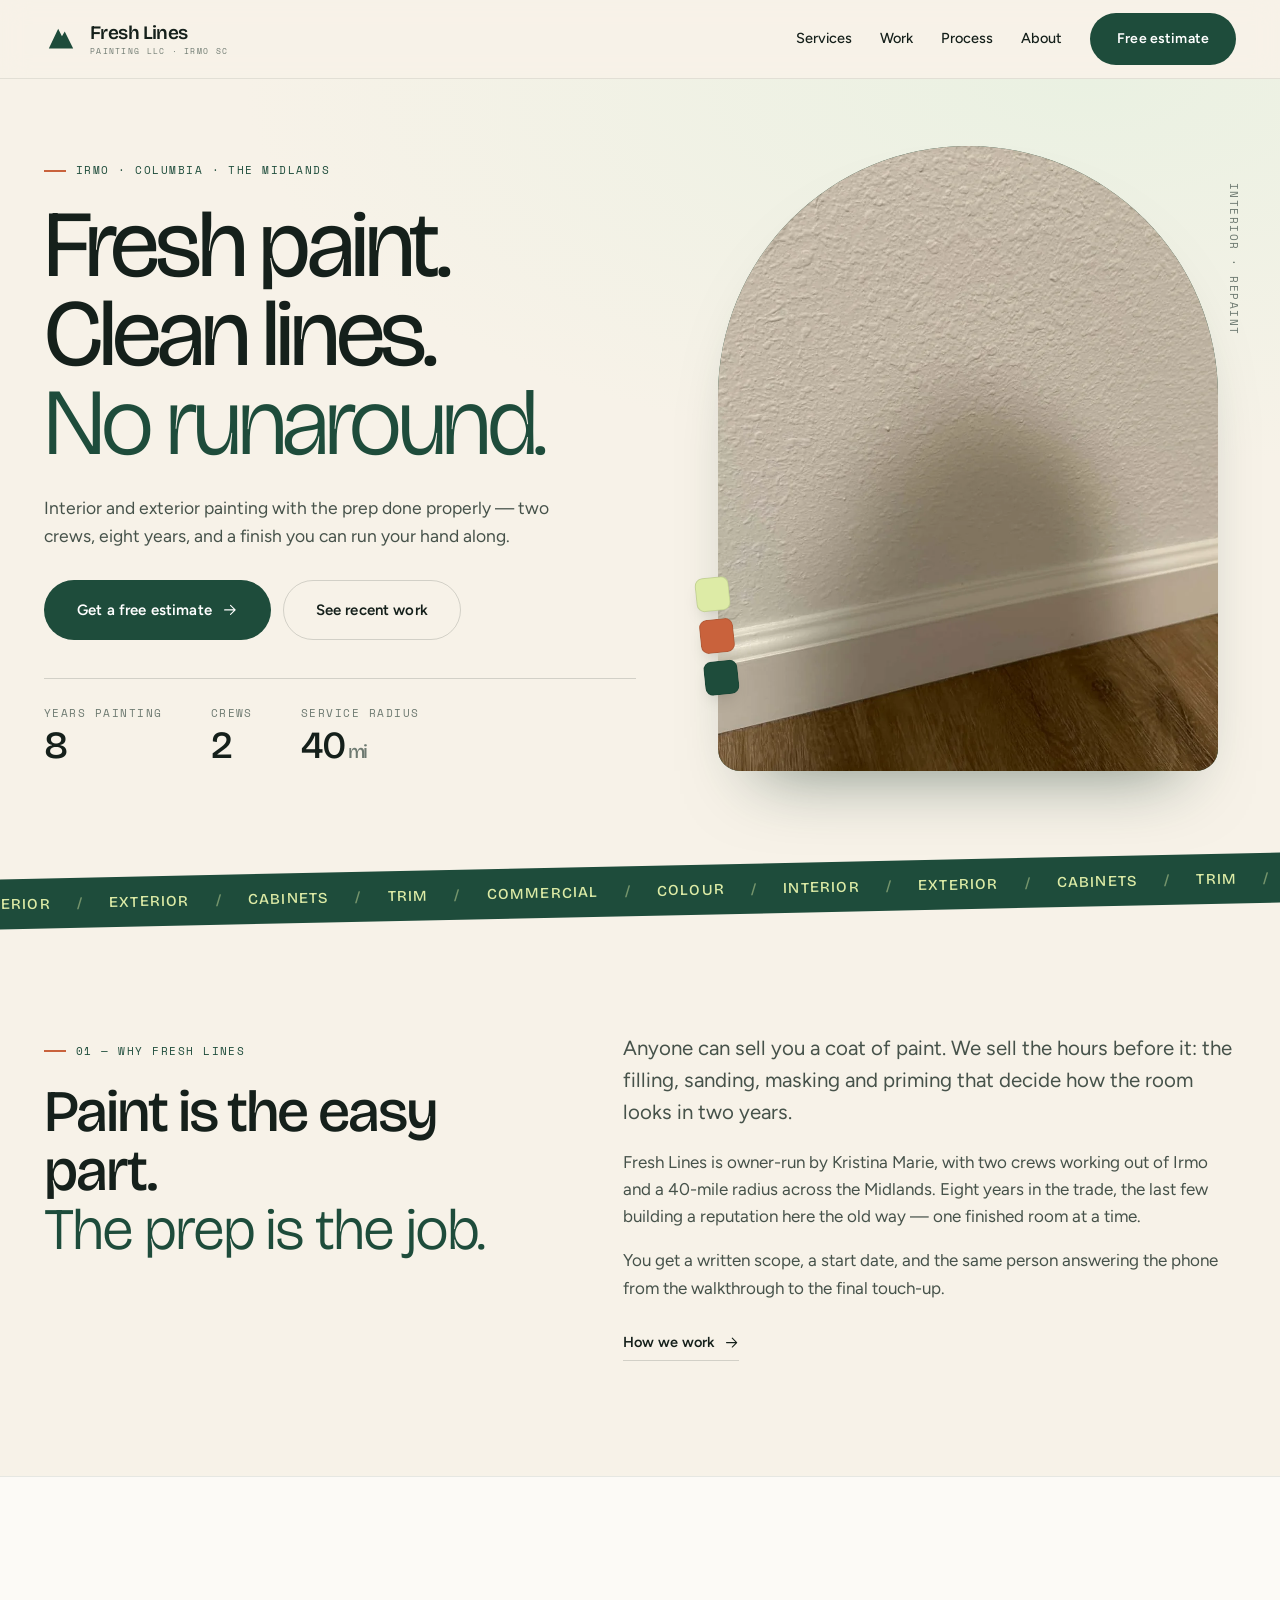
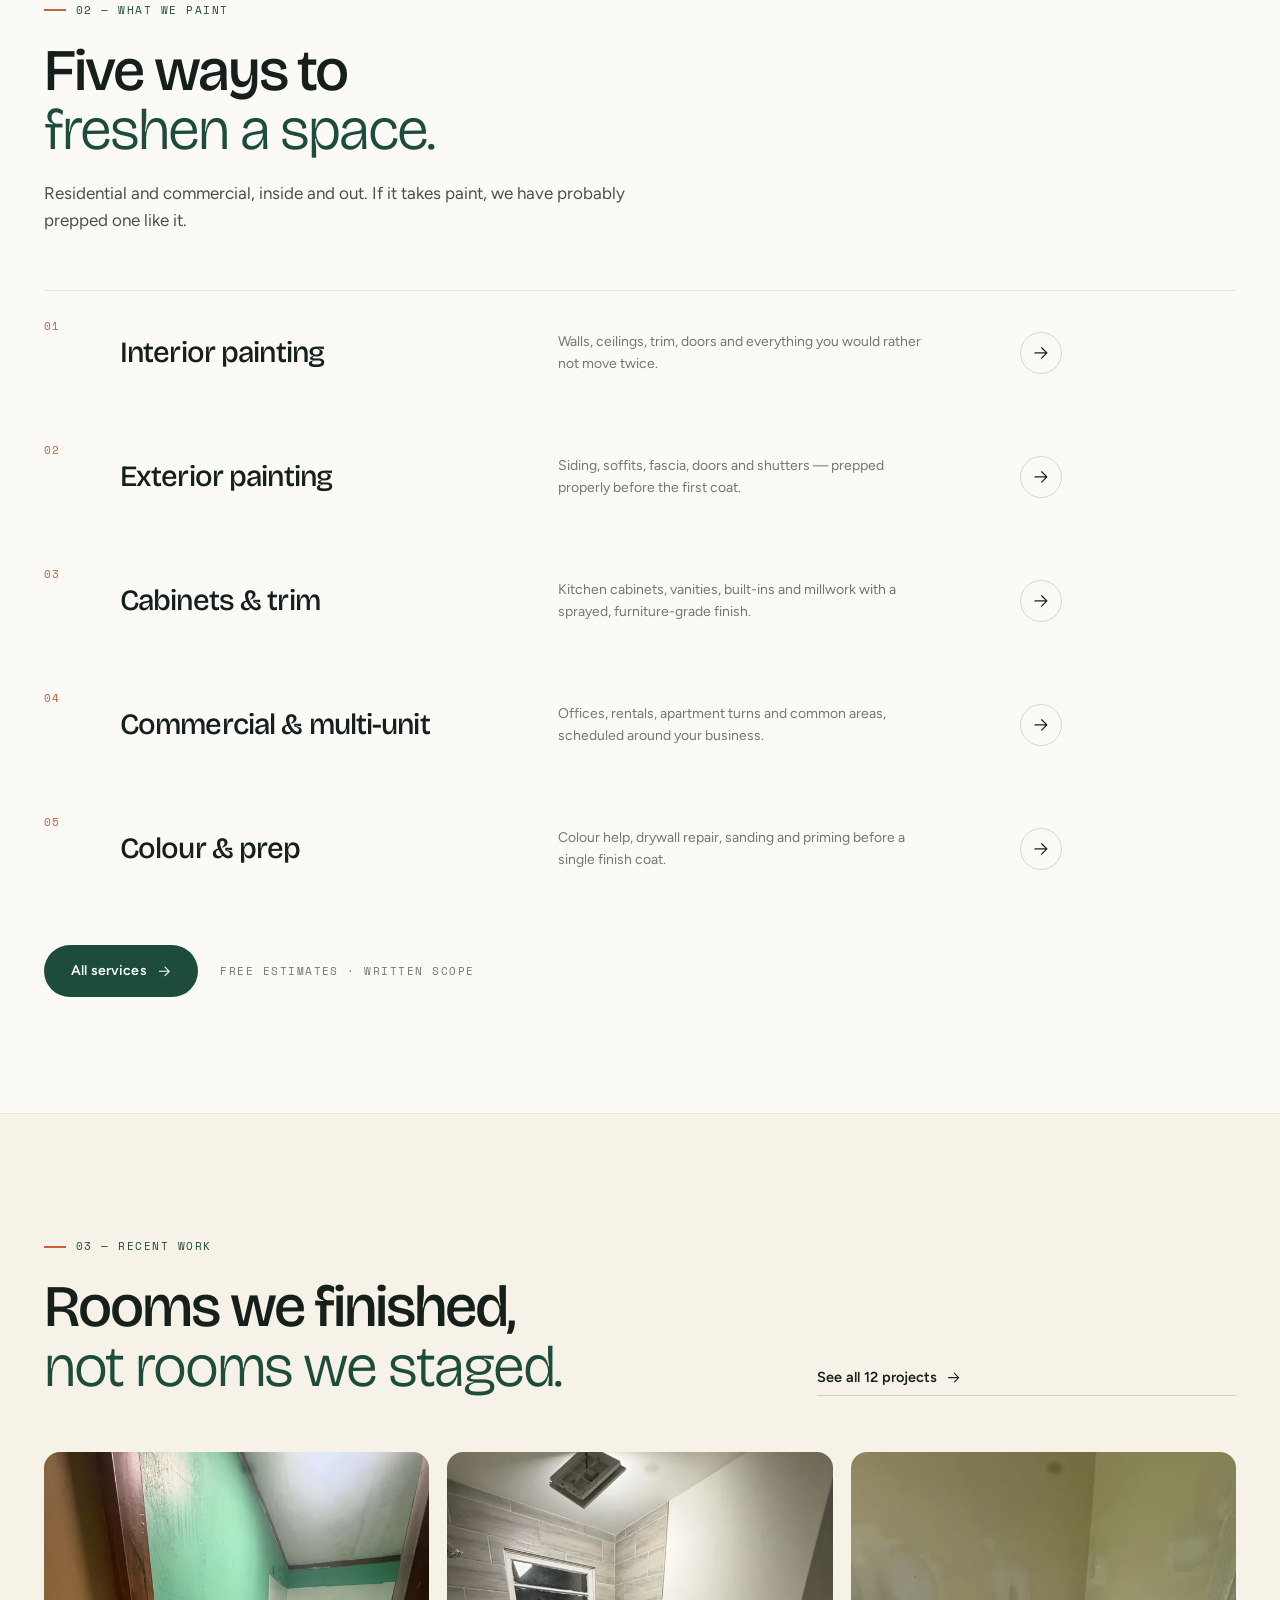
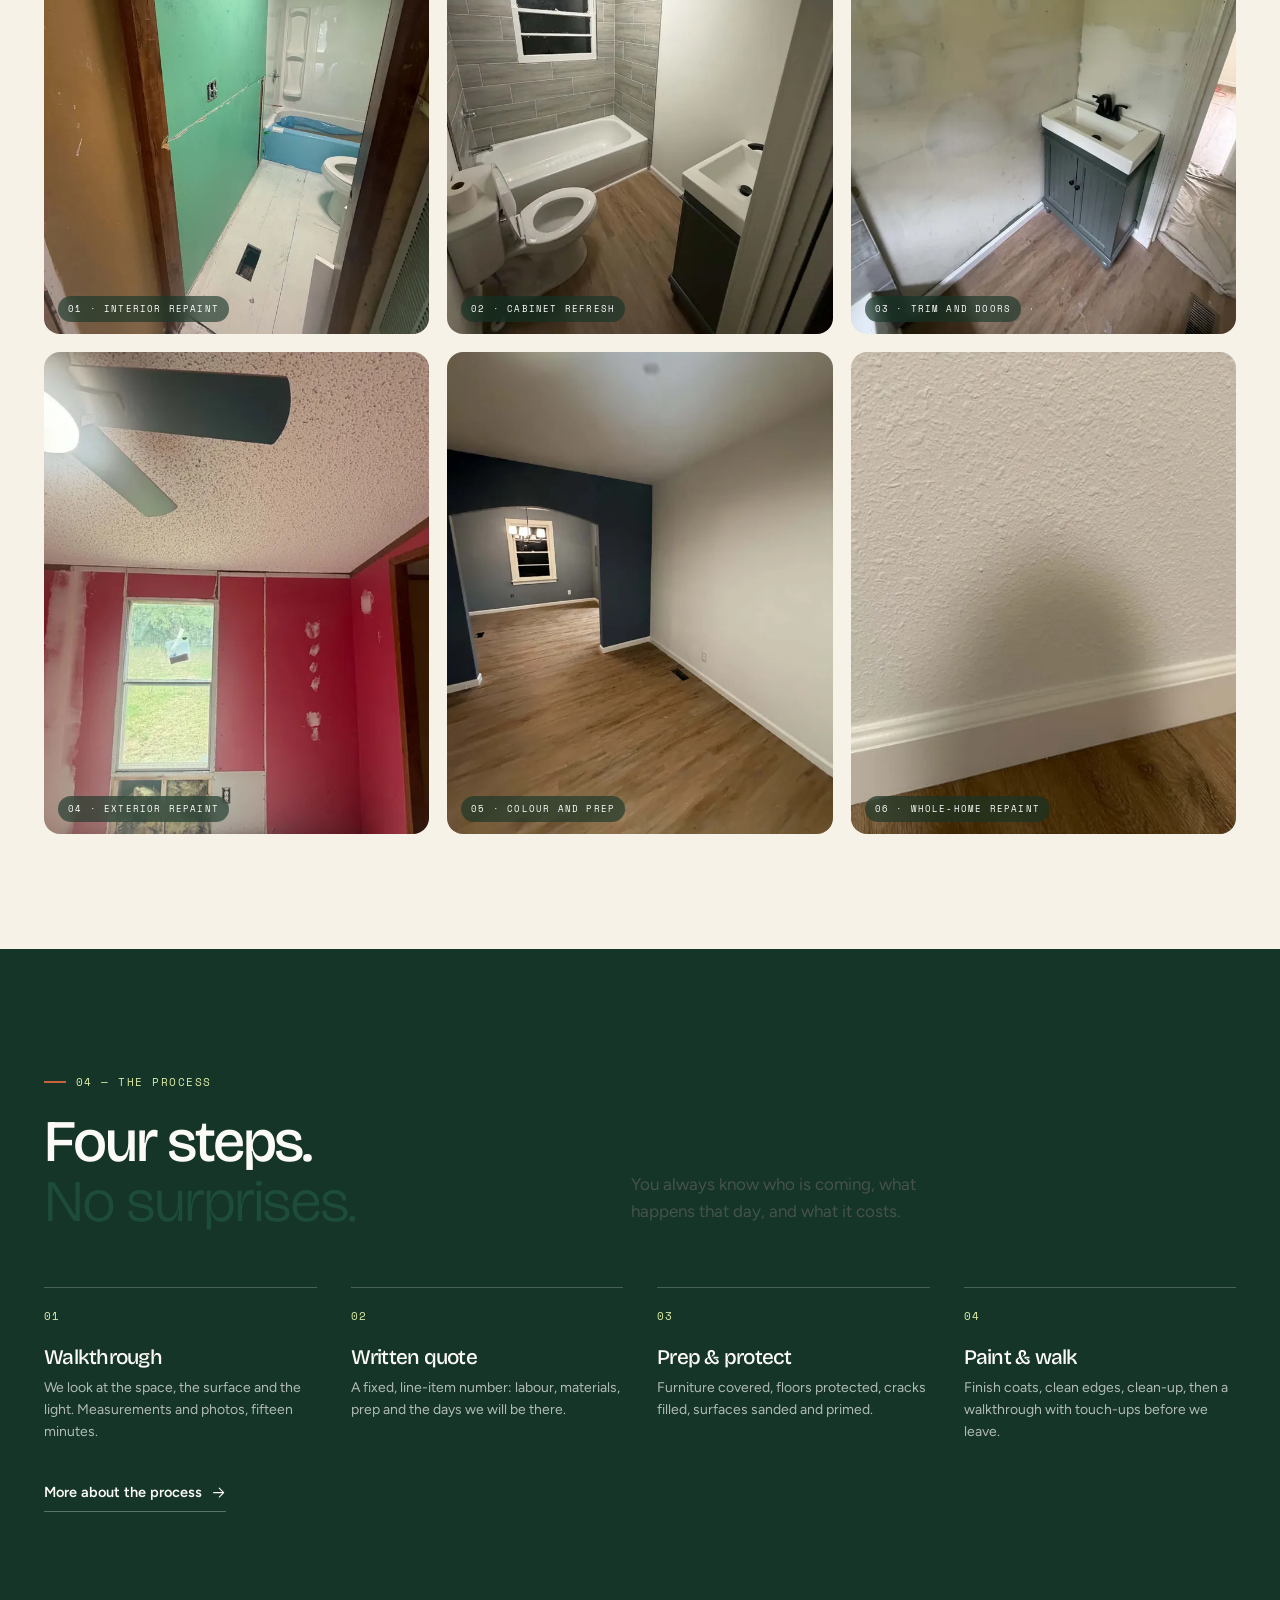
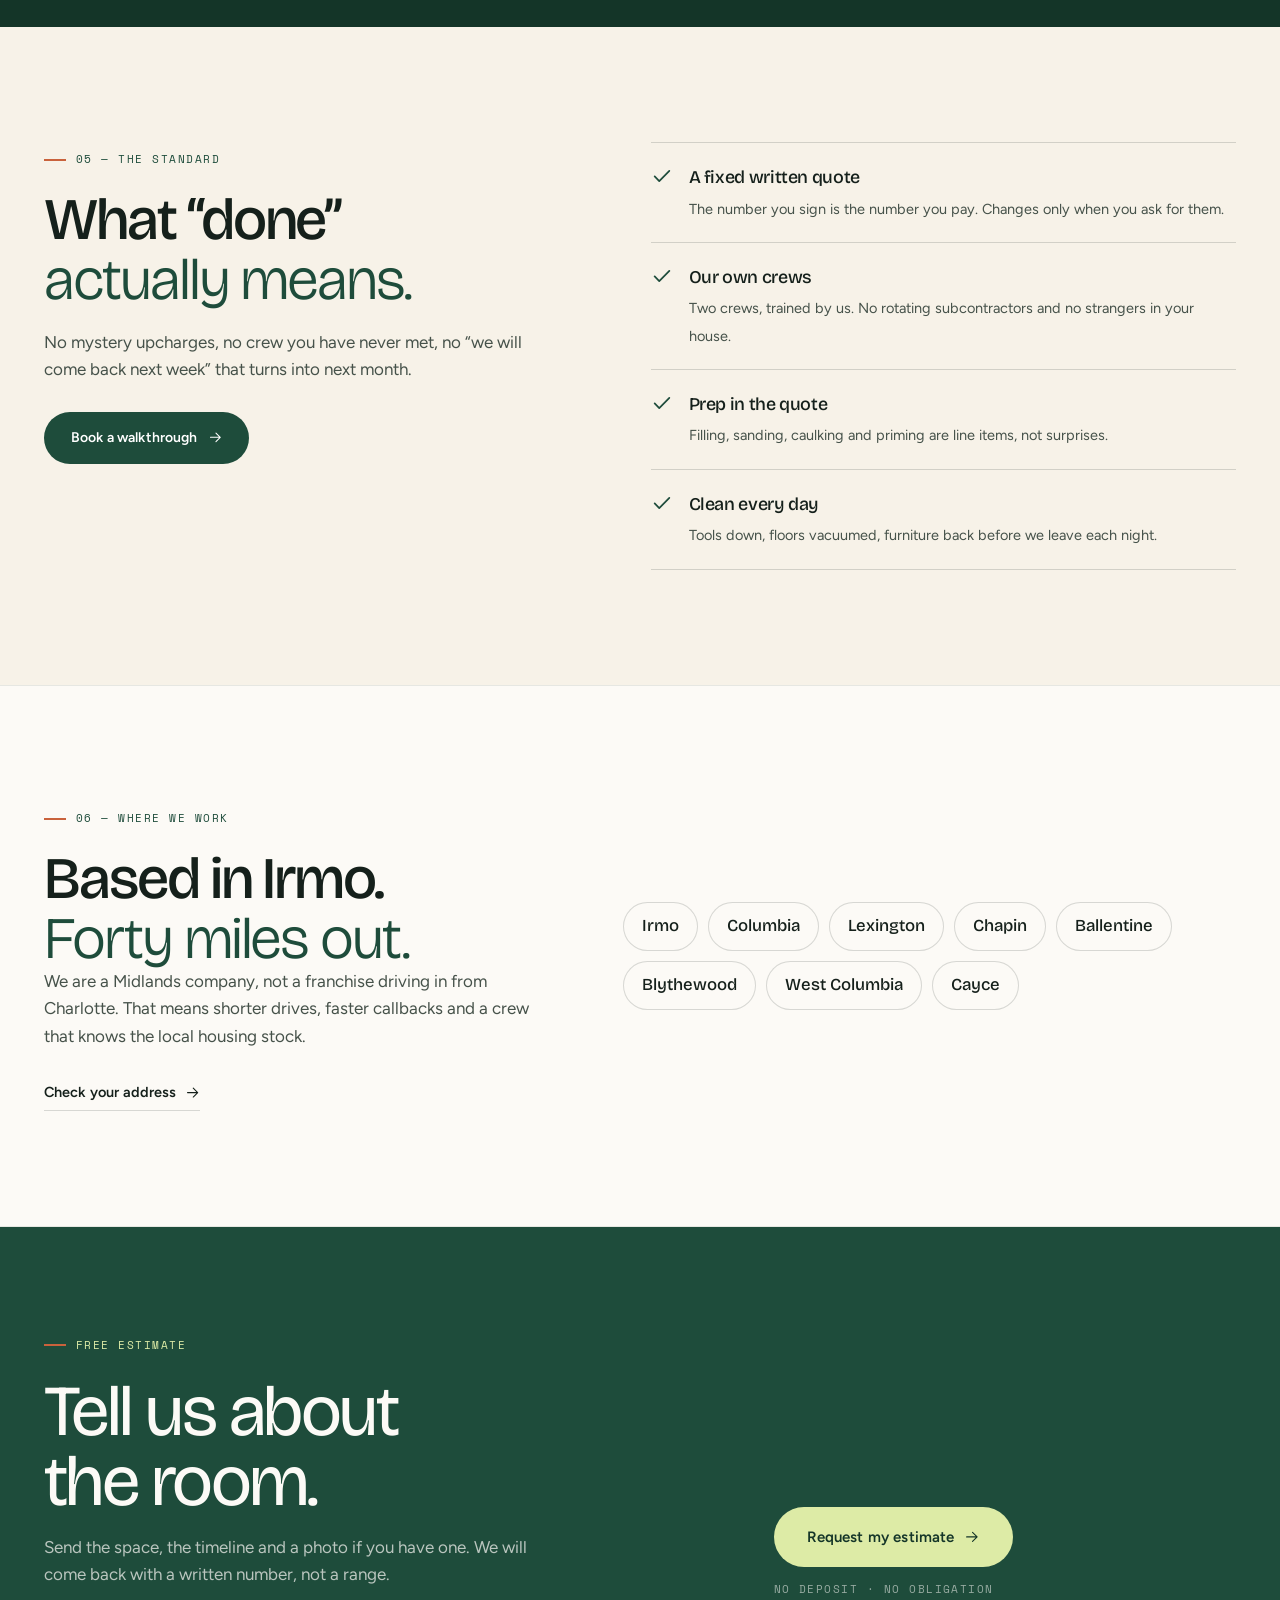
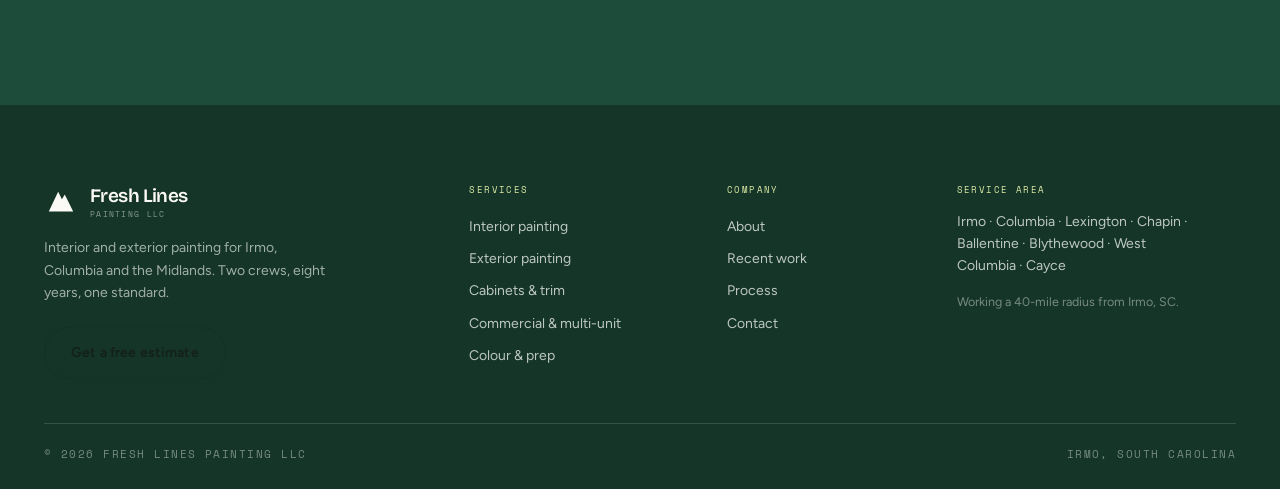
<file: index.html>
<!DOCTYPE html>
<html lang="en">
<head>
<meta charset="UTF-8">

<meta name="viewport" content="width=device-width, initial-scale=1.0">
<title>Fresh Lines Painting LLC | House Painters in Irmo & Columbia, SC</title>
<meta name="description" content="Interior and exterior painting, cabinet refinishing and commercial repainting in Irmo, Columbia and the Midlands. Owner-run, two crews, written quotes.">
<link rel="canonical" href="https://ari-builds.github.io/fresh-lines-painting-site/">
<meta property="og:type" content="website">
<meta property="og:title" content="Fresh Lines Painting LLC | House Painters in Irmo &amp; Columbia, SC">
<meta property="og:description" content="Interior and exterior painting, cabinet refinishing and commercial repainting in Irmo, Columbia and the Midlands. Owner-run, two crews, written quotes.">
<meta property="og:url" content="https://ari-builds.github.io/fresh-lines-painting-site/">
<meta property="og:image" content="https://ari-builds.github.io/fresh-lines-painting-site/assets/opt/hero.webp">
<meta name="theme-color" content="#F7F2E8">
<link rel="icon" href="assets/opt/work-05.webp" type="image/webp">
<link rel="preconnect" href="https://fonts.googleapis.com">
<link rel="preconnect" href="https://fonts.gstatic.com" crossorigin>
<link href="https://fonts.googleapis.com/css2?family=Bricolage+Grotesque:opsz,wght@12..96,300;12..96,400;12..96,500;12..96,600;12..96,700&family=Figtree:wght@300;400;500;600;700&family=Space+Mono:wght@400;700&display=swap" rel="stylesheet">
<link rel="stylesheet" href="styles.css">
<script type="application/ld+json">{"@context":"https://schema.org","@graph":[{"@type":"HomeAndConstructionBusiness","@id":"https://ari-builds.github.io/fresh-lines-painting-site/#business","name":"Fresh Lines Painting LLC","description":"Interior and exterior painting, cabinet refinishing and commercial repainting in Irmo, Columbia and the South Carolina Midlands.","url":"https://ari-builds.github.io/fresh-lines-painting-site/","image":"https://ari-builds.github.io/fresh-lines-painting-site/assets/opt/hero.webp","areaServed":["Irmo SC","Columbia SC","Lexington SC","Chapin SC","Ballentine SC","Blythewood SC","West Columbia SC","Cayce SC"],"priceRange":"$$","founder":{"@type":"Person","name":"Kristina Marie"}},{"@type":"WebSite","@id":"https://ari-builds.github.io/fresh-lines-painting-site/#website","url":"https://ari-builds.github.io/fresh-lines-painting-site/","name":"Fresh Lines Painting LLC","publisher":{"@id":"https://ari-builds.github.io/fresh-lines-painting-site/#business"}}]}</script>
</head>
<body>
<svg width="0" height="0" style="position:absolute" aria-hidden="true" focusable="false"><defs>
<symbol id="i-arrow" viewBox="0 0 24 24"><path d="M4 12h15M13 5l7 7-7 7" fill="none" stroke="currentColor" stroke-width="1.7" stroke-linecap="round" stroke-linejoin="round"/></symbol>
<symbol id="i-check" viewBox="0 0 24 24"><path d="M4 12.5l5 5L20 6.5" fill="none" stroke="currentColor" stroke-width="1.9" stroke-linecap="round" stroke-linejoin="round"/></symbol>
<symbol id="i-plus" viewBox="0 0 24 24"><path d="M12 5v14M5 12h14" fill="none" stroke="currentColor" stroke-width="1.6" stroke-linecap="round"/></symbol>
<symbol id="i-pin" viewBox="0 0 24 24"><path d="M12 21s-6.5-6.2-6.5-11a6.5 6.5 0 0113 0c0 4.8-6.5 11-6.5 11z" fill="none" stroke="currentColor" stroke-width="1.5"/><circle cx="12" cy="10" r="2.2" fill="none" stroke="currentColor" stroke-width="1.5"/></symbol>
<symbol id="i-mail" viewBox="0 0 24 24"><rect x="3" y="5" width="18" height="14" rx="2" fill="none" stroke="currentColor" stroke-width="1.5"/><path d="M3.5 7l8.5 6 8.5-6" fill="none" stroke="currentColor" stroke-width="1.5" stroke-linejoin="round"/></symbol>
<symbol id="i-brush" viewBox="0 0 24 24"><path d="M14 3l7 7-6 6-4-4zM11 12l-6 6 1 3 3 1 6-6" fill="none" stroke="currentColor" stroke-width="1.5" stroke-linejoin="round"/></symbol>
</defs></svg>
<a class="skip" href="#main">Skip to content</a>
<header class="head" id="top">
  <div class="shell head__in">
    <a class="brand" href="#top" aria-label="Fresh Lines Painting LLC, home">
      <span class="brand__mark" aria-hidden="true"><svg viewBox="0 0 32 32" aria-hidden="true"><path d="M3 26L13 5l4 8 3-5 9 18z" fill="currentColor"/></svg></span>
      <span class="brand__txt"><span class="brand__name">Fresh Lines</span><span class="brand__sub mono">Painting LLC · Irmo SC</span></span>
    </a>
    <nav class="nav" aria-label="Main">
      <a href="services/">Services</a>
      <a href="work/">Work</a>
      <a href="process/">Process</a>
      <a href="about/">About</a>
    </nav>
    <a class="btn btn--solid head__cta" href="contact/">Free estimate</a>
    <button class="burger" aria-label="Menu" aria-expanded="false" aria-controls="mnav"><span></span><span></span></button>
  </div>
  <div class="mnav" id="mnav" hidden>
    <a href="services/">Services</a>
    <a href="work/">Work</a>
    <a href="process/">Process</a>
    <a href="about/">About</a>
    <a class="btn btn--solid" href="contact/">Free estimate</a>
  </div>
</header>
<main id="main">

<section class="hero">
  <div class="shell hero__grid">
    <div class="hero__copy">
      <span class="eyebrow mono">Irmo · Columbia · the Midlands</span>
      <h1>Fresh paint.<br>Clean lines.<br><em>No runaround.</em></h1>
      <p class="hero__p">Interior and exterior painting with the prep done properly — two crews, eight years, and a finish you can run your hand along.</p>
      <div class="hero__acts">
        <a class="btn btn--solid btn--lg" href="estimate/">Get a free estimate <svg class="ico" aria-hidden="true"><use href="#i-arrow"/></svg></a>
        <a class="btn btn--line btn--lg" href="work/">See recent work</a>
      </div>
      <dl class="hero__stats">
        <div><dt class="mono">Years painting</dt><dd>8</dd></div>
        <div><dt class="mono">Crews</dt><dd>2</dd></div>
        <div><dt class="mono">Service radius</dt><dd>40<span>mi</span></dd></div>
      </dl>
    </div>
    <div class="hero__media">
      <figure class="arch">
        <img src="assets/opt/hero.webp" alt="Freshly painted interior in the South Carolina Midlands" width="1600" height="1200" fetchpriority="high" decoding="async">
      </figure>
      <div class="chips" aria-hidden="true">
        <span class="chip chip--1"></span><span class="chip chip--2"></span><span class="chip chip--3"></span>
      </div>
      <span class="hero__tag mono">Interior · Repaint</span>
    </div>
  </div>
</section>

<div class="stripwrap" aria-hidden="true">
  <div class="strip">
    <div class="strip__track">
      <span>Interior</span><span>/</span><span>Exterior</span><span>/</span><span>Cabinets</span><span>/</span><span>Trim</span><span>/</span><span>Commercial</span><span>/</span><span>Colour</span><span>/</span>
      <span>Interior</span><span>/</span><span>Exterior</span><span>/</span><span>Cabinets</span><span>/</span><span>Trim</span><span>/</span><span>Commercial</span><span>/</span><span>Colour</span><span>/</span>
    </div>
  </div>
</div>

<section class="sec intro">
  <div class="shell intro__grid">
    <div>
      <span class="eyebrow mono">01 — Why Fresh Lines</span>
      <h2 class="h2">Paint is the easy part.<br><em>The prep is the job.</em></h2>
    </div>
    <div class="intro__body">
      <p class="lead">Anyone can sell you a coat of paint. We sell the hours before it: the filling, sanding, masking and priming that decide how the room looks in two years.</p>
      <p>Fresh Lines is owner-run by Kristina Marie, with two crews working out of Irmo and a 40-mile radius across the Midlands. Eight years in the trade, the last few building a reputation here the old way — one finished room at a time.</p>
      <p>You get a written scope, a start date, and the same person answering the phone from the walkthrough to the final touch-up.</p>
      <a class="link" href="about/">How we work <svg class="ico" aria-hidden="true"><use href="#i-arrow"/></svg></a>
    </div>
  </div>
</section>

<section class="sec sec--tint svcs" id="services">
  <div class="shell">
    <div class="sechead">
      <span class="eyebrow mono">02 — What we paint</span>
      <h2 class="h2">Five ways to<br><em>freshen a space.</em></h2>
      <p class="sechead__p">Residential and commercial, inside and out. If it takes paint, we have probably prepped one like it.</p>
    </div>
    <ol class="svc">
      <li>
        <a class="svc__row" href="services/#interior-painting">
          <span class="svc__n mono">01</span>
          <span class="svc__t">Interior painting</span>
          <span class="svc__d">Walls, ceilings, trim, doors and everything you would rather not move twice.</span>
          <span class="svc__go"><svg class="ico" aria-hidden="true"><use href="#i-arrow"/></svg></span>
          <span class="svc__peek"><img src="assets/opt/work-01.webp" alt="Interior painting service peek — freshly painted room" loading="lazy" decoding="async"></span>
        </a>
      </li>
      <li>
        <a class="svc__row" href="services/#exterior-painting">
          <span class="svc__n mono">02</span>
          <span class="svc__t">Exterior painting</span>
          <span class="svc__d">Siding, soffits, fascia, doors and shutters — prepped properly before the first coat.</span>
          <span class="svc__go"><svg class="ico" aria-hidden="true"><use href="#i-arrow"/></svg></span>
          <span class="svc__peek"><img src="assets/opt/work-04.webp" alt="Exterior painting service peek — house exterior being painted" loading="lazy" decoding="async"></span>
        </a>
      </li>
      <li>
        <a class="svc__row" href="services/#cabinets-and-trim">
          <span class="svc__n mono">03</span>
          <span class="svc__t">Cabinets & trim</span>
          <span class="svc__d">Kitchen cabinets, vanities, built-ins and millwork with a sprayed, furniture-grade finish.</span>
          <span class="svc__go"><svg class="ico" aria-hidden="true"><use href="#i-arrow"/></svg></span>
          <span class="svc__peek"><img src="assets/opt/work-02.webp" alt="Cabinets and trim service peek — painted kitchen cabinets" loading="lazy" decoding="async"></span>
        </a>
      </li>
      <li>
        <a class="svc__row" href="services/#commercial-painting">
          <span class="svc__n mono">04</span>
          <span class="svc__t">Commercial & multi-unit</span>
          <span class="svc__d">Offices, rentals, apartment turns and common areas, scheduled around your business.</span>
          <span class="svc__go"><svg class="ico" aria-hidden="true"><use href="#i-arrow"/></svg></span>
          <span class="svc__peek"><img src="assets/opt/work-03.webp" alt="Commercial painting service peek — commercial building exterior" loading="lazy" decoding="async"></span>
        </a>
      </li>
      <li>
        <a class="svc__row" href="services/#color-and-prep">
          <span class="svc__n mono">05</span>
          <span class="svc__t">Colour & prep</span>
          <span class="svc__d">Colour help, drywall repair, sanding and priming before a single finish coat.</span>
          <span class="svc__go"><svg class="ico" aria-hidden="true"><use href="#i-arrow"/></svg></span>
          <span class="svc__peek"><img src="assets/opt/work-05.webp" alt="Colour and prep service peek — prepped wall surface" loading="lazy" decoding="async"></span>
        </a>
      </li>
    </ol>
    <div class="svcs__foot">
      <a class="btn btn--solid" href="services/">All services <svg class="ico" aria-hidden="true"><use href="#i-arrow"/></svg></a>
      <span class="mono">Free estimates · written scope</span>
    </div>
  </div>
</section>

<section class="sec work">
  <div class="shell">
    <div class="sechead sechead--split">
      <div><span class="eyebrow mono">03 — Recent work</span><h2 class="h2">Rooms we finished,<br><em>not rooms we staged.</em></h2></div>
      <a class="link" href="work/">See all 12 projects <svg class="ico" aria-hidden="true"><use href="#i-arrow"/></svg></a>
    </div>
    <div class="gal">
      <a class="gal__item" href="work/" aria-label="Interior repaint">
        <img src="assets/opt/work-01-880.webp" alt="Interior repaint by Fresh Lines Painting" width="1200" height="1600" loading="lazy" decoding="async">
        <span class="gal__cap mono">01 · Interior repaint</span>
      </a>
      <a class="gal__item" href="work/" aria-label="Cabinet refresh">
        <img src="assets/opt/work-02-880.webp" alt="Cabinet refresh by Fresh Lines Painting" width="1200" height="1600" loading="lazy" decoding="async">
        <span class="gal__cap mono">02 · Cabinet refresh</span>
      </a>
      <a class="gal__item" href="work/" aria-label="Trim and doors">
        <img src="assets/opt/work-03-880.webp" alt="Trim and doors by Fresh Lines Painting" width="1200" height="1600" loading="lazy" decoding="async">
        <span class="gal__cap mono">03 · Trim and doors</span>
      </a>
      <a class="gal__item" href="work/" aria-label="Exterior repaint">
        <img src="assets/opt/work-04-880.webp" alt="Exterior repaint by Fresh Lines Painting" width="1600" height="1200" loading="lazy" decoding="async">
        <span class="gal__cap mono">04 · Exterior repaint</span>
      </a>
      <a class="gal__item" href="work/" aria-label="Colour and prep">
        <img src="assets/opt/work-05-880.webp" alt="Colour and prep by Fresh Lines Painting" width="1200" height="1600" loading="lazy" decoding="async">
        <span class="gal__cap mono">05 · Colour and prep</span>
      </a>
      <a class="gal__item" href="work/" aria-label="Whole-home repaint">
        <img src="assets/opt/work-06-880.webp" alt="Whole-home repaint by Fresh Lines Painting" width="1600" height="1200" loading="lazy" decoding="async">
        <span class="gal__cap mono">06 · Whole-home repaint</span>
      </a>
    </div>
  </div>
</section>

<section class="sec sec--dark proc">
  <div class="shell">
    <div class="sechead sechead--split">
      <div><span class="eyebrow mono">04 — The process</span><h2 class="h2 h2--light">Four steps.<br><em>No surprises.</em></h2></div>
      <p class="sechead__p">You always know who is coming, what happens that day, and what it costs.</p>
    </div>
    <ol class="steps">
      <li><span class="mono">01</span><h3>Walkthrough</h3><p>We look at the space, the surface and the light. Measurements and photos, fifteen minutes.</p></li>
      <li><span class="mono">02</span><h3>Written quote</h3><p>A fixed, line-item number: labour, materials, prep and the days we will be there.</p></li>
      <li><span class="mono">03</span><h3>Prep &amp; protect</h3><p>Furniture covered, floors protected, cracks filled, surfaces sanded and primed.</p></li>
      <li><span class="mono">04</span><h3>Paint &amp; walk</h3><p>Finish coats, clean edges, clean-up, then a walkthrough with touch-ups before we leave.</p></li>
    </ol>
    <a class="link link--light" href="process/">More about the process <svg class="ico" aria-hidden="true"><use href="#i-arrow"/></svg></a>
  </div>
</section>

<section class="sec std">
  <div class="shell std__grid">
    <div class="std__copy">
      <span class="eyebrow mono">05 — The standard</span>
      <h2 class="h2">What “done”<br><em>actually means.</em></h2>
      <p>No mystery upcharges, no crew you have never met, no “we will come back next week” that turns into next month.</p>
      <a class="btn btn--solid" href="estimate/">Book a walkthrough <svg class="ico" aria-hidden="true"><use href="#i-arrow"/></svg></a>
    </div>
    <ul class="std__list">
      <li><svg class="ico" aria-hidden="true"><use href="#i-check"/></svg><div><strong>A fixed written quote</strong><span>The number you sign is the number you pay. Changes only when you ask for them.</span></div></li>
      <li><svg class="ico" aria-hidden="true"><use href="#i-check"/></svg><div><strong>Our own crews</strong><span>Two crews, trained by us. No rotating subcontractors and no strangers in your house.</span></div></li>
      <li><svg class="ico" aria-hidden="true"><use href="#i-check"/></svg><div><strong>Prep in the quote</strong><span>Filling, sanding, caulking and priming are line items, not surprises.</span></div></li>
      <li><svg class="ico" aria-hidden="true"><use href="#i-check"/></svg><div><strong>Clean every day</strong><span>Tools down, floors vacuumed, furniture back before we leave each night.</span></div></li>
    </ul>
  </div>
</section>

<section class="sec sec--tint area">
  <div class="shell area__grid">
    <div>
      <span class="eyebrow mono">06 — Where we work</span>
      <h2 class="h2">Based in Irmo.<br><em>Forty miles out.</em></h2>
      <p>We are a Midlands company, not a franchise driving in from Charlotte. That means shorter drives, faster callbacks and a crew that knows the local housing stock.</p>
      <a class="link" href="contact/">Check your address <svg class="ico" aria-hidden="true"><use href="#i-arrow"/></svg></a>
    </div>
    <ul class="area__list">
      <li>Irmo</li><li>Columbia</li><li>Lexington</li><li>Chapin</li><li>Ballentine</li><li>Blythewood</li><li>West Columbia</li><li>Cayce</li>
    </ul>
  </div>
</section>

<section class="band">
  <div class="shell band__in">
    <div>
      <span class="eyebrow mono">Free estimate</span>
      <h2>Tell us about<br>the room.</h2>
      <p>Send the space, the timeline and a photo if you have one. We will come back with a written number, not a range.</p>
    </div>
    <div class="band__acts">
      <a class="btn btn--light btn--lg" href="estimate/">Request my estimate <svg class="ico" aria-hidden="true"><use href="#i-arrow"/></svg></a>
      <span class="mono band__note">No deposit · no obligation</span>
    </div>
  </div>
</section>

</main>
<footer class="foot">
  <div class="shell foot__top">
    <div class="foot__brand">
      <a class="brand brand--foot" href="#top">
        <span class="brand__mark" aria-hidden="true"><svg viewBox="0 0 32 32" aria-hidden="true"><path d="M3 26L13 5l4 8 3-5 9 18z" fill="currentColor"/></svg></span>
        <span class="brand__txt"><span class="brand__name">Fresh Lines</span><span class="brand__sub mono">Painting LLC</span></span>
      </a>
      <p>Interior and exterior painting for Irmo, Columbia and the Midlands. Two crews, eight years, one standard.</p>
      <a class="btn btn--line" href="estimate/">Get a free estimate</a>
    </div>
    <div class="foot__col">
      <h4 class="mono">Services</h4>
      <a href="services/#interior-painting">Interior painting</a>
      <a href="services/#exterior-painting">Exterior painting</a>
      <a href="services/#cabinets-and-trim">Cabinets & trim</a>
      <a href="services/#commercial-painting">Commercial & multi-unit</a>
      <a href="services/#color-and-prep">Colour & prep</a>
    </div>
    <div class="foot__col">
      <h4 class="mono">Company</h4>
      <a href="about/">About</a>
      <a href="work/">Recent work</a>
      <a href="process/">Process</a>
      <a href="contact/">Contact</a>
    </div>
    <div class="foot__col">
      <h4 class="mono">Service area</h4>
      <p class="foot__area">Irmo · Columbia · Lexington · Chapin · Ballentine · Blythewood · West Columbia · Cayce</p>
      <p class="foot__fine">Working a 40-mile radius from Irmo, SC.</p>
    </div>
  </div>
  <div class="shell foot__bottom">
    <span class="mono">© <span data-year>2026</span> Fresh Lines Painting LLC</span>
    <span class="mono">Irmo, South Carolina</span>
  </div>
</footer>
<script src="script.js" defer></script>
</body>
</html>
</file>
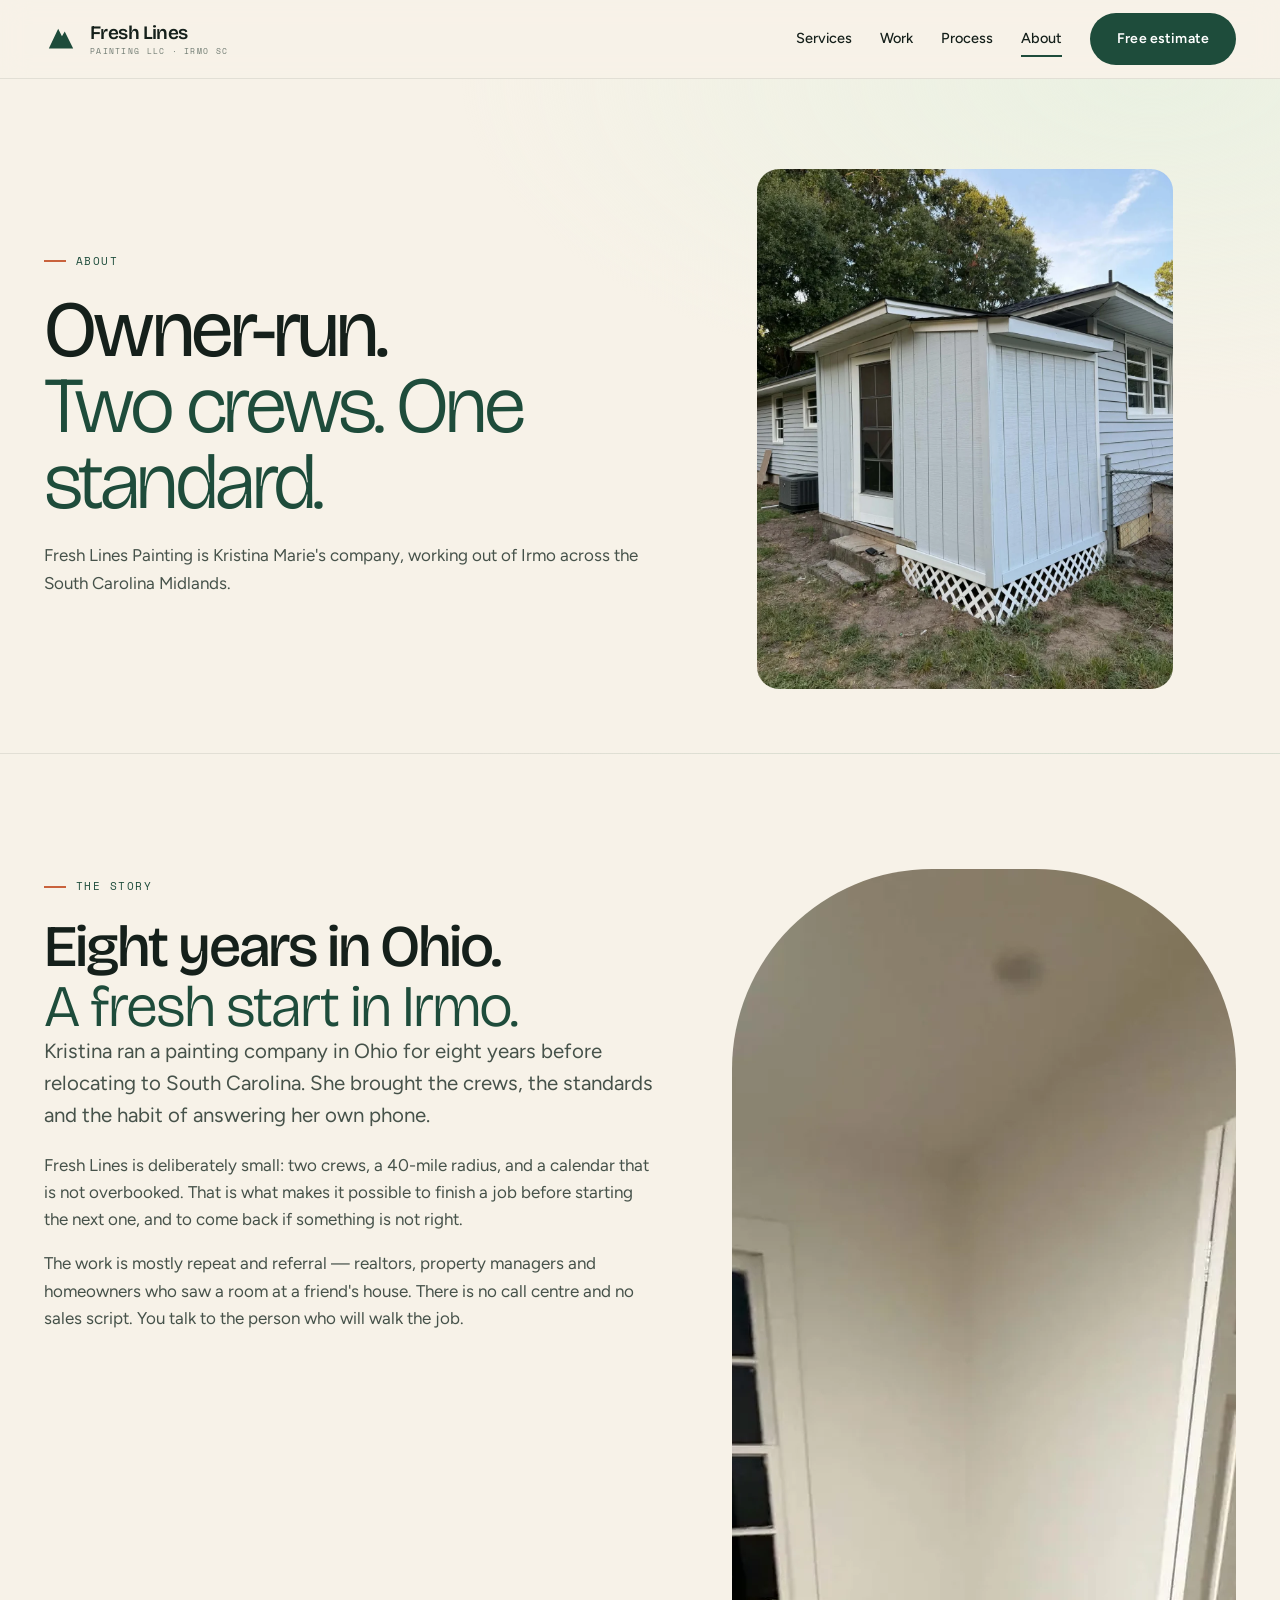
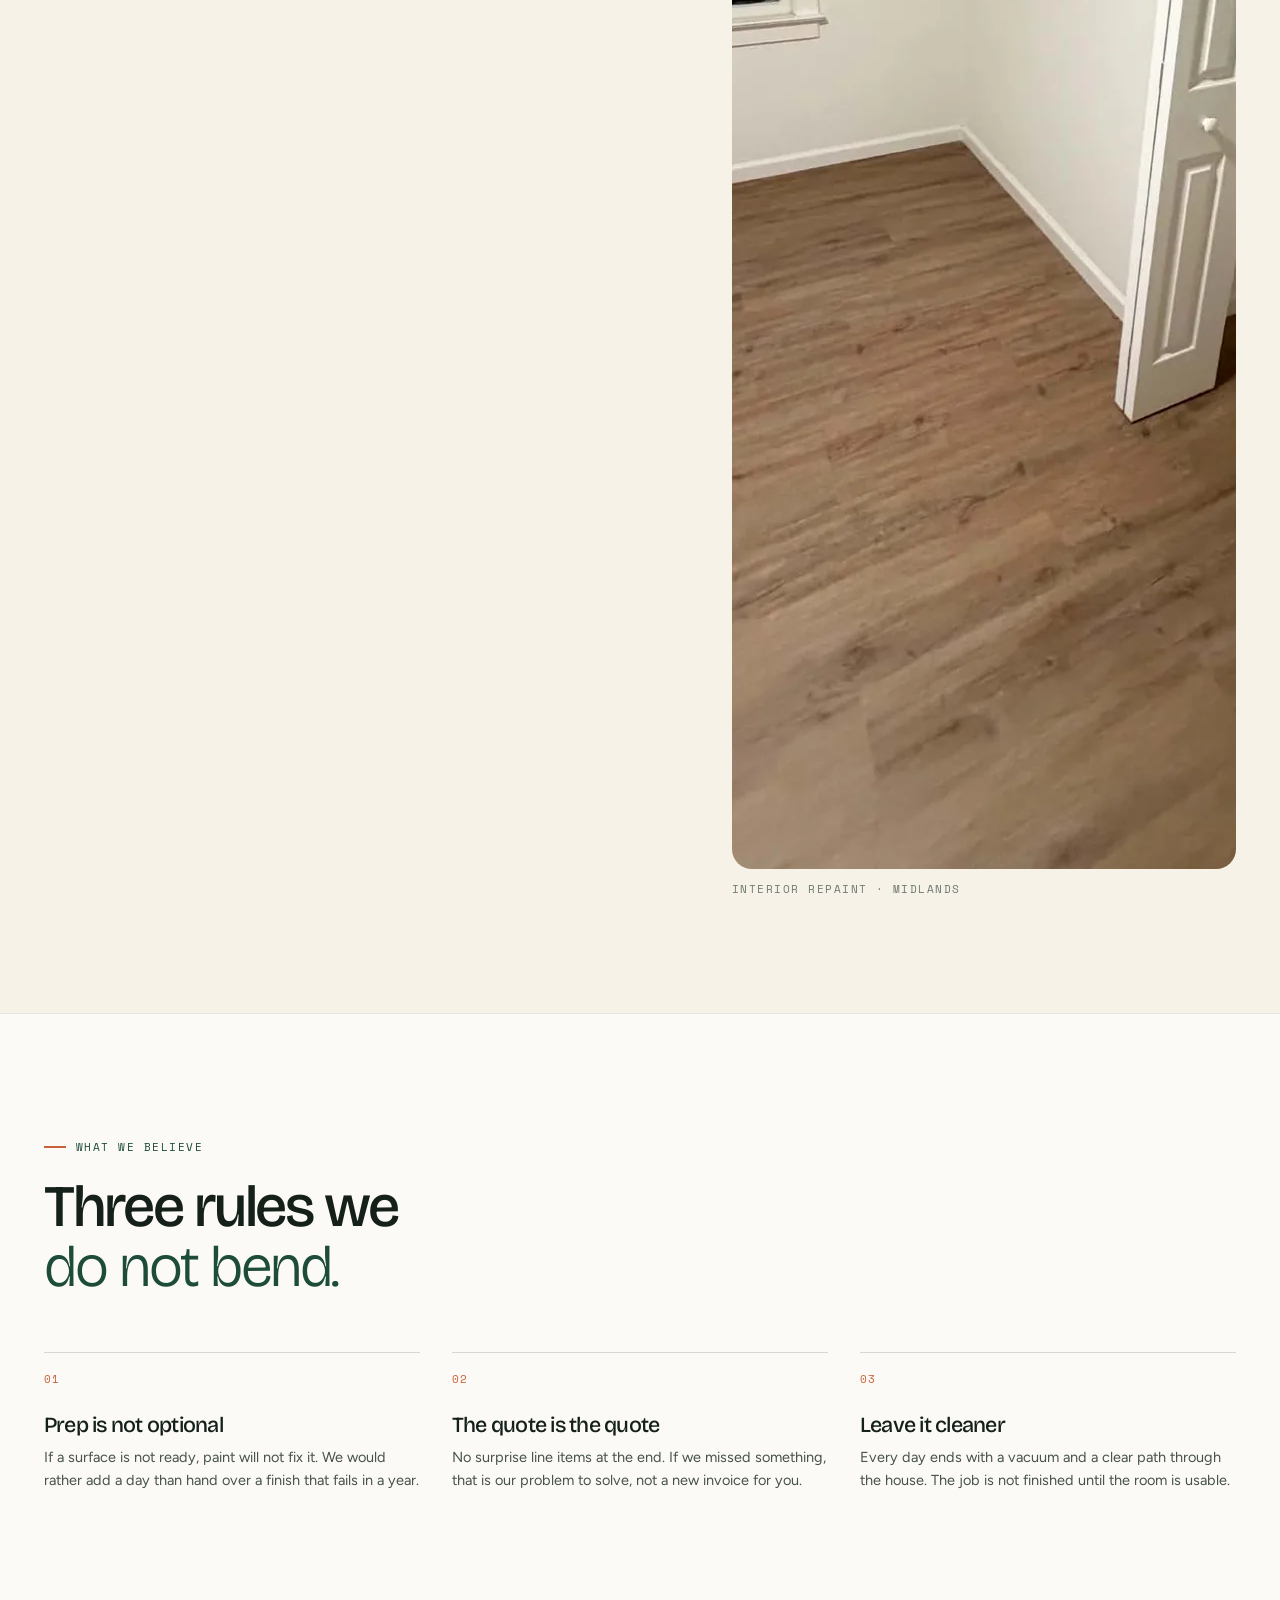
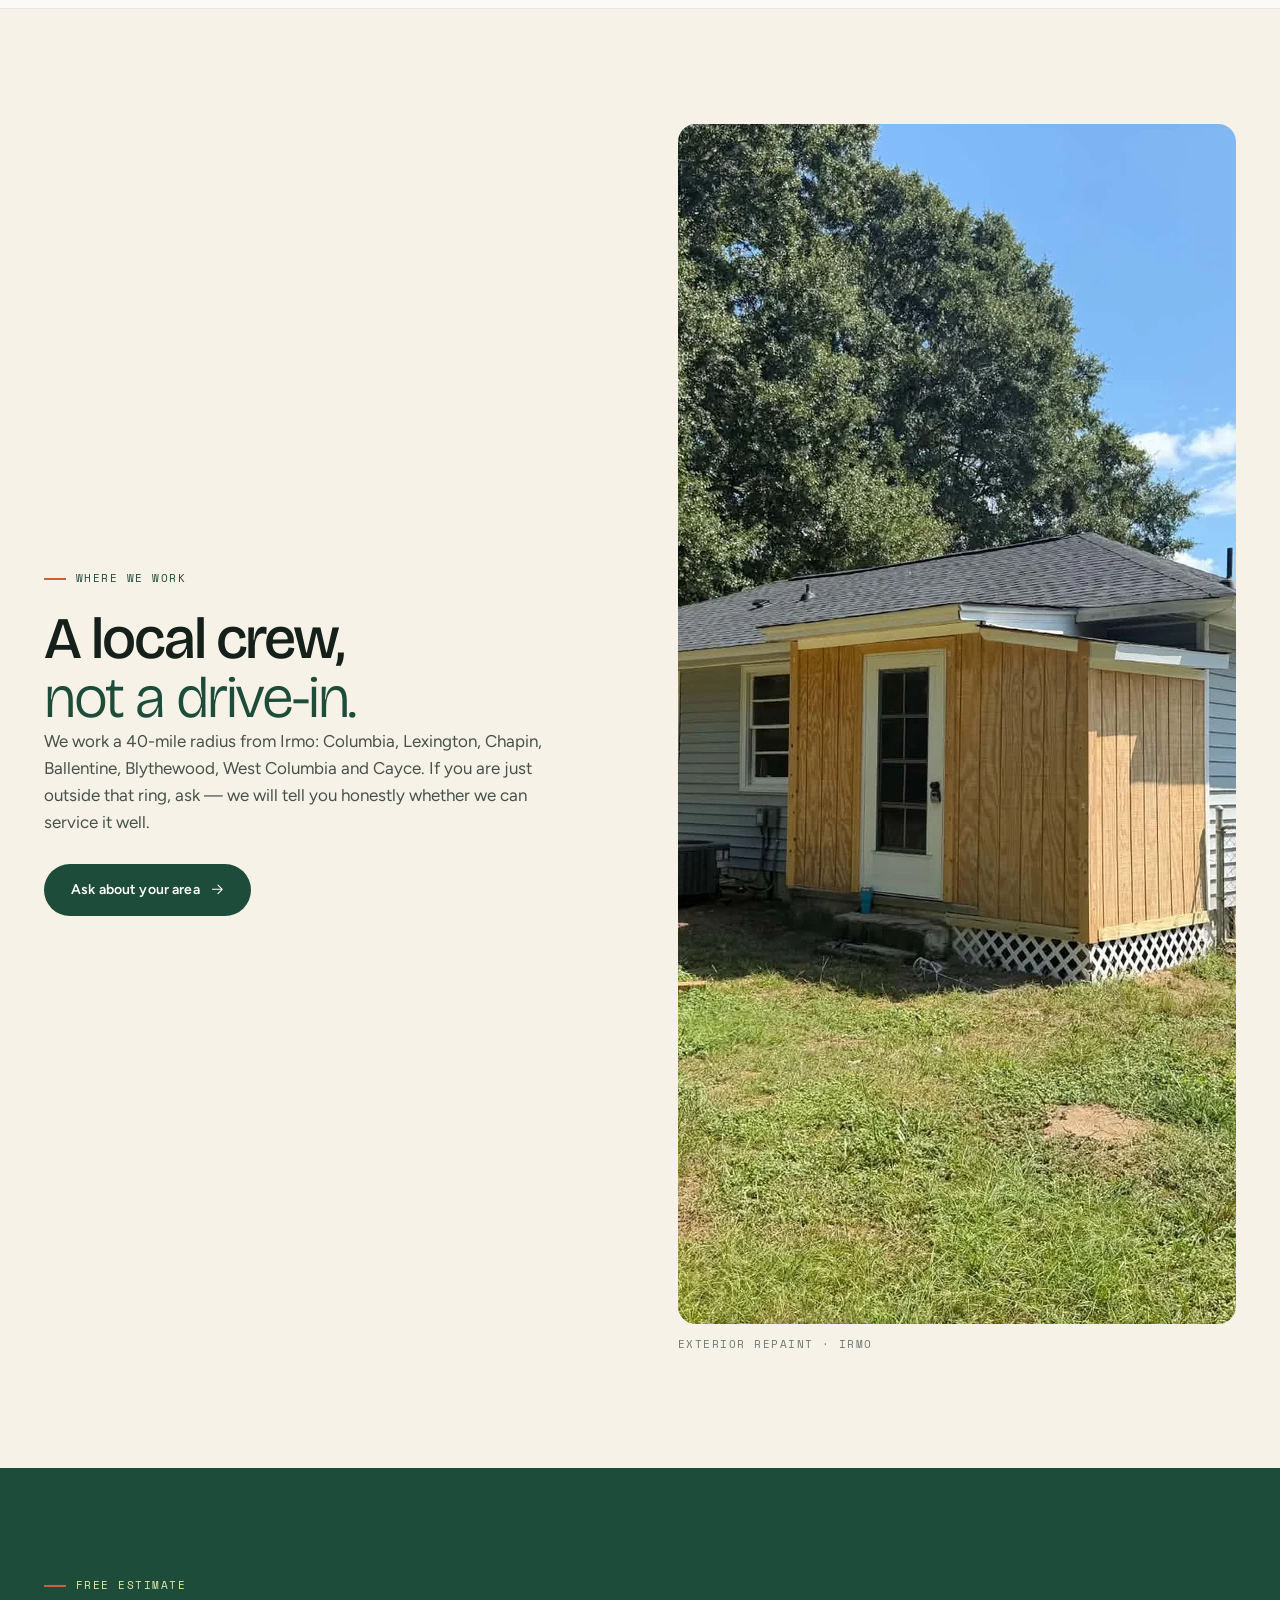
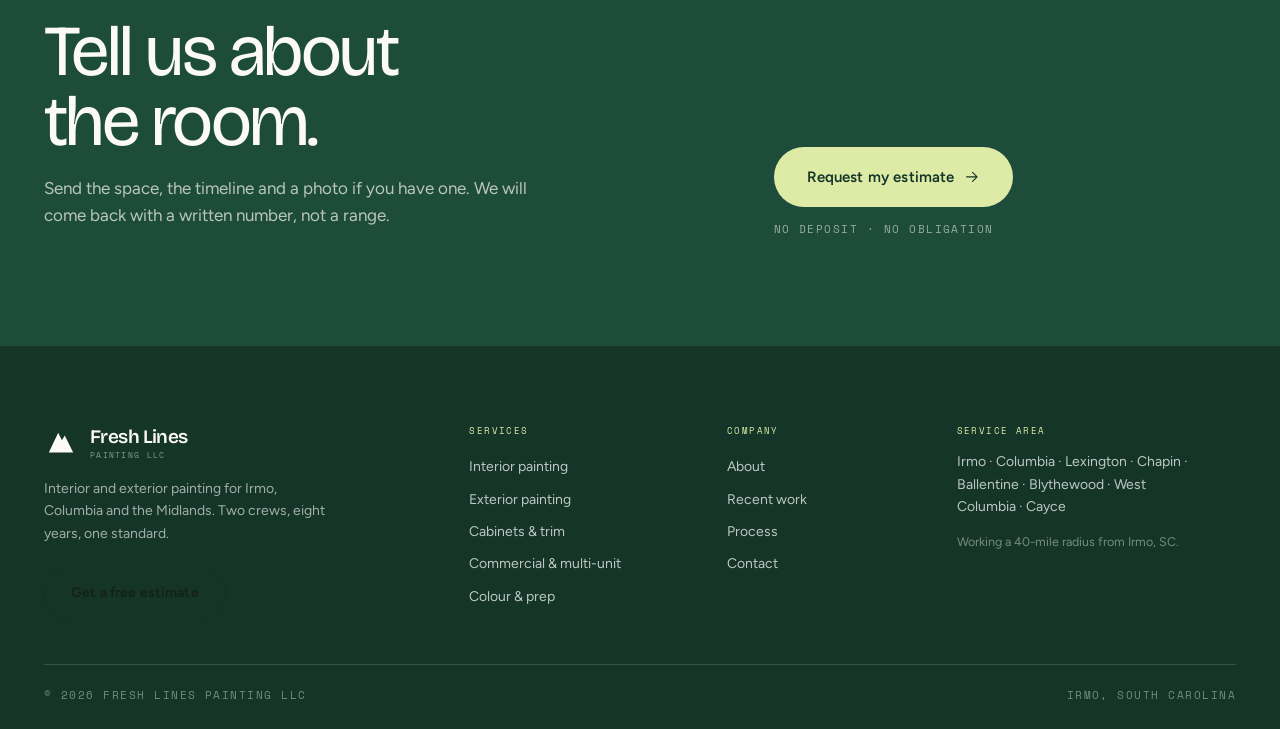
<file: about/index.html>
<!DOCTYPE html>
<html lang="en">
<head>
<meta charset="UTF-8">

<meta name="viewport" content="width=device-width, initial-scale=1.0">
<title>About Fresh Lines Painting | Irmo, SC</title>
<meta name="description" content="Meet Fresh Lines Painting LLC — owner-run by Kristina Marie, two crews, eight years of experience, serving Irmo, Columbia and the Midlands.">
<link rel="canonical" href="https://ari-builds.github.io/fresh-lines-painting-site/about/">
<meta property="og:type" content="website">
<meta property="og:title" content="About Fresh Lines Painting | Irmo, SC">
<meta property="og:description" content="Meet Fresh Lines Painting LLC — owner-run by Kristina Marie, two crews, eight years of experience, serving Irmo, Columbia and the Midlands.">
<meta property="og:url" content="https://ari-builds.github.io/fresh-lines-painting-site/about/">
<meta property="og:image" content="https://ari-builds.github.io/fresh-lines-painting-site/assets/opt/about.webp">
<meta name="theme-color" content="#F7F2E8">
<link rel="icon" href="../assets/opt/work-05.webp" type="image/webp">
<link rel="preconnect" href="https://fonts.googleapis.com">
<link rel="preconnect" href="https://fonts.gstatic.com" crossorigin>
<link href="https://fonts.googleapis.com/css2?family=Bricolage+Grotesque:opsz,wght@12..96,300;12..96,400;12..96,500;12..96,600;12..96,700&family=Figtree:wght@300;400;500;600;700&family=Space+Mono:wght@400;700&display=swap" rel="stylesheet">
<link rel="stylesheet" href="../styles.css">
<script type="application/ld+json">{"@context":"https://schema.org","@graph":[{"@type":"HomeAndConstructionBusiness","@id":"https://ari-builds.github.io/fresh-lines-painting-site/#business","name":"Fresh Lines Painting LLC","description":"Interior and exterior painting, cabinet refinishing and commercial repainting in Irmo, Columbia and the South Carolina Midlands.","url":"https://ari-builds.github.io/fresh-lines-painting-site/","image":"https://ari-builds.github.io/fresh-lines-painting-site/assets/opt/hero.webp","areaServed":["Irmo SC","Columbia SC","Lexington SC","Chapin SC","Ballentine SC","Blythewood SC","West Columbia SC","Cayce SC"],"priceRange":"$$","founder":{"@type":"Person","name":"Kristina Marie"}},{"@type":"BreadcrumbList","itemListElement":[{"@type":"ListItem","position":1,"name":"Home","item":"https://ari-builds.github.io/fresh-lines-painting-site/"},{"@type":"ListItem","position":2,"name":"About","item":"https://ari-builds.github.io/fresh-lines-painting-site/about/"}]}]}</script>
</head>
<body>
<svg width="0" height="0" style="position:absolute" aria-hidden="true" focusable="false"><defs>
<symbol id="i-arrow" viewBox="0 0 24 24"><path d="M4 12h15M13 5l7 7-7 7" fill="none" stroke="currentColor" stroke-width="1.7" stroke-linecap="round" stroke-linejoin="round"/></symbol>
<symbol id="i-check" viewBox="0 0 24 24"><path d="M4 12.5l5 5L20 6.5" fill="none" stroke="currentColor" stroke-width="1.9" stroke-linecap="round" stroke-linejoin="round"/></symbol>
<symbol id="i-plus" viewBox="0 0 24 24"><path d="M12 5v14M5 12h14" fill="none" stroke="currentColor" stroke-width="1.6" stroke-linecap="round"/></symbol>
<symbol id="i-pin" viewBox="0 0 24 24"><path d="M12 21s-6.5-6.2-6.5-11a6.5 6.5 0 0113 0c0 4.8-6.5 11-6.5 11z" fill="none" stroke="currentColor" stroke-width="1.5"/><circle cx="12" cy="10" r="2.2" fill="none" stroke="currentColor" stroke-width="1.5"/></symbol>
<symbol id="i-mail" viewBox="0 0 24 24"><rect x="3" y="5" width="18" height="14" rx="2" fill="none" stroke="currentColor" stroke-width="1.5"/><path d="M3.5 7l8.5 6 8.5-6" fill="none" stroke="currentColor" stroke-width="1.5" stroke-linejoin="round"/></symbol>
<symbol id="i-brush" viewBox="0 0 24 24"><path d="M14 3l7 7-6 6-4-4zM11 12l-6 6 1 3 3 1 6-6" fill="none" stroke="currentColor" stroke-width="1.5" stroke-linejoin="round"/></symbol>
</defs></svg>
<a class="skip" href="#main">Skip to content</a>
<header class="head" id="top">
  <div class="shell head__in">
    <a class="brand" href="../" aria-label="Fresh Lines Painting LLC, home">
      <span class="brand__mark" aria-hidden="true"><svg viewBox="0 0 32 32" aria-hidden="true"><path d="M3 26L13 5l4 8 3-5 9 18z" fill="currentColor"/></svg></span>
      <span class="brand__txt"><span class="brand__name">Fresh Lines</span><span class="brand__sub mono">Painting LLC · Irmo SC</span></span>
    </a>
    <nav class="nav" aria-label="Main">
      <a href="../services/">Services</a>
      <a href="../work/">Work</a>
      <a href="../process/">Process</a>
      <a href="../about/" aria-current="page">About</a>
    </nav>
    <a class="btn btn--solid head__cta" href="../contact/">Free estimate</a>
    <button class="burger" aria-label="Menu" aria-expanded="false" aria-controls="mnav"><span></span><span></span></button>
  </div>
  <div class="mnav" id="mnav" hidden>
    <a href="../services/">Services</a>
    <a href="../work/">Work</a>
    <a href="../process/">Process</a>
    <a href="../about/">About</a>
    <a class="btn btn--solid" href="../contact/">Free estimate</a>
  </div>
</header>
<main id="main">

<section class="phero phero--about">
  <div class="shell phero__grid">
    <div>
      <span class="eyebrow mono">About</span>
      <h1>Owner-run.<br><em>Two crews. One standard.</em></h1>
      <p>Fresh Lines Painting is Kristina Marie's company, working out of Irmo across the South Carolina Midlands.</p>
    </div>
    <figure class="phero__fig phero__fig--portrait"><img src="../assets/opt/about.webp" alt="Fresh Lines Painting project" width="1200" height="1600" decoding="async"></figure>
  </div>
</section>

<section class="sec">
  <div class="shell about__grid">
    <div class="about__lead">
      <span class="eyebrow mono">The story</span>
      <h2 class="h2">Eight years in Ohio.<br><em>A fresh start in Irmo.</em></h2>
      <p class="lead">Kristina ran a painting company in Ohio for eight years before relocating to South Carolina. She brought the crews, the standards and the habit of answering her own phone.</p>
      <p>Fresh Lines is deliberately small: two crews, a 40-mile radius, and a calendar that is not overbooked. That is what makes it possible to finish a job before starting the next one, and to come back if something is not right.</p>
      <p>The work is mostly repeat and referral — realtors, property managers and homeowners who saw a room at a friend's house. There is no call centre and no sales script. You talk to the person who will walk the job.</p>
    </div>
    <figure class="about__fig"><img src="../assets/opt/work-07.webp" alt="Interior painting detail" width="1200" height="1600" loading="lazy" decoding="async"><figcaption class="mono">Interior repaint · Midlands</figcaption></figure>
  </div>
</section>

<section class="sec sec--tint">
  <div class="shell">
    <div class="sechead"><span class="eyebrow mono">What we believe</span><h2 class="h2">Three rules we<br><em>do not bend.</em></h2></div>
    <ul class="rules">
      <li><span class="mono">01</span><h3>Prep is not optional</h3><p>If a surface is not ready, paint will not fix it. We would rather add a day than hand over a finish that fails in a year.</p></li>
      <li><span class="mono">02</span><h3>The quote is the quote</h3><p>No surprise line items at the end. If we missed something, that is our problem to solve, not a new invoice for you.</p></li>
      <li><span class="mono">03</span><h3>Leave it cleaner</h3><p>Every day ends with a vacuum and a clear path through the house. The job is not finished until the room is usable.</p></li>
    </ul>
  </div>
</section>

<section class="sec">
  <div class="shell two two--rev">
    <figure class="frame"><img src="../assets/opt/detail.webp" alt="Exterior painting project in the Midlands" width="1600" height="1200" loading="lazy" decoding="async"><figcaption class="mono">Exterior repaint · Irmo</figcaption></figure>
    <div>
      <span class="eyebrow mono">Where we work</span>
      <h2 class="h2">A local crew,<br><em>not a drive-in.</em></h2>
      <p>We work a 40-mile radius from Irmo: Columbia, Lexington, Chapin, Ballentine, Blythewood, West Columbia and Cayce. If you are just outside that ring, ask — we will tell you honestly whether we can service it well.</p>
      <a class="btn btn--solid" href="../contact/">Ask about your area <svg class="ico" aria-hidden="true"><use href="#i-arrow"/></svg></a>
    </div>
  </div>
</section>

<section class="band">
  <div class="shell band__in">
    <div>
      <span class="eyebrow mono">Free estimate</span>
      <h2>Tell us about<br>the room.</h2>
      <p>Send the space, the timeline and a photo if you have one. We will come back with a written number, not a range.</p>
    </div>
    <div class="band__acts">
      <a class="btn btn--light btn--lg" href="../contact/">Request my estimate <svg class="ico" aria-hidden="true"><use href="#i-arrow"/></svg></a>
      <span class="mono band__note">No deposit · no obligation</span>
    </div>
  </div>
</section>

</main>
<footer class="foot">
  <div class="shell foot__top">
    <div class="foot__brand">
      <a class="brand brand--foot" href="../">
        <span class="brand__mark" aria-hidden="true"><svg viewBox="0 0 32 32" aria-hidden="true"><path d="M3 26L13 5l4 8 3-5 9 18z" fill="currentColor"/></svg></span>
        <span class="brand__txt"><span class="brand__name">Fresh Lines</span><span class="brand__sub mono">Painting LLC</span></span>
      </a>
      <p>Interior and exterior painting for Irmo, Columbia and the Midlands. Two crews, eight years, one standard.</p>
      <a class="btn btn--line" href="../contact/">Get a free estimate</a>
    </div>
    <div class="foot__col">
      <h4 class="mono">Services</h4>
      <a href="../services/#interior-painting">Interior painting</a>
      <a href="../services/#exterior-painting">Exterior painting</a>
      <a href="../services/#cabinets-and-trim">Cabinets & trim</a>
      <a href="../services/#commercial-painting">Commercial & multi-unit</a>
      <a href="../services/#color-and-prep">Colour & prep</a>
    </div>
    <div class="foot__col">
      <h4 class="mono">Company</h4>
      <a href="../about/">About</a>
      <a href="../work/">Recent work</a>
      <a href="../process/">Process</a>
      <a href="../contact/">Contact</a>
    </div>
    <div class="foot__col">
      <h4 class="mono">Service area</h4>
      <p class="foot__area">Irmo · Columbia · Lexington · Chapin · Ballentine · Blythewood · West Columbia · Cayce</p>
      <p class="foot__fine">Working a 40-mile radius from Irmo, SC.</p>
    </div>
  </div>
  <div class="shell foot__bottom">
    <span class="mono">© <span data-year>2026</span> Fresh Lines Painting LLC</span>
    <span class="mono">Irmo, South Carolina</span>
  </div>
</footer>
<script src="../script.js" defer></script>
</body>
</html>
</file>
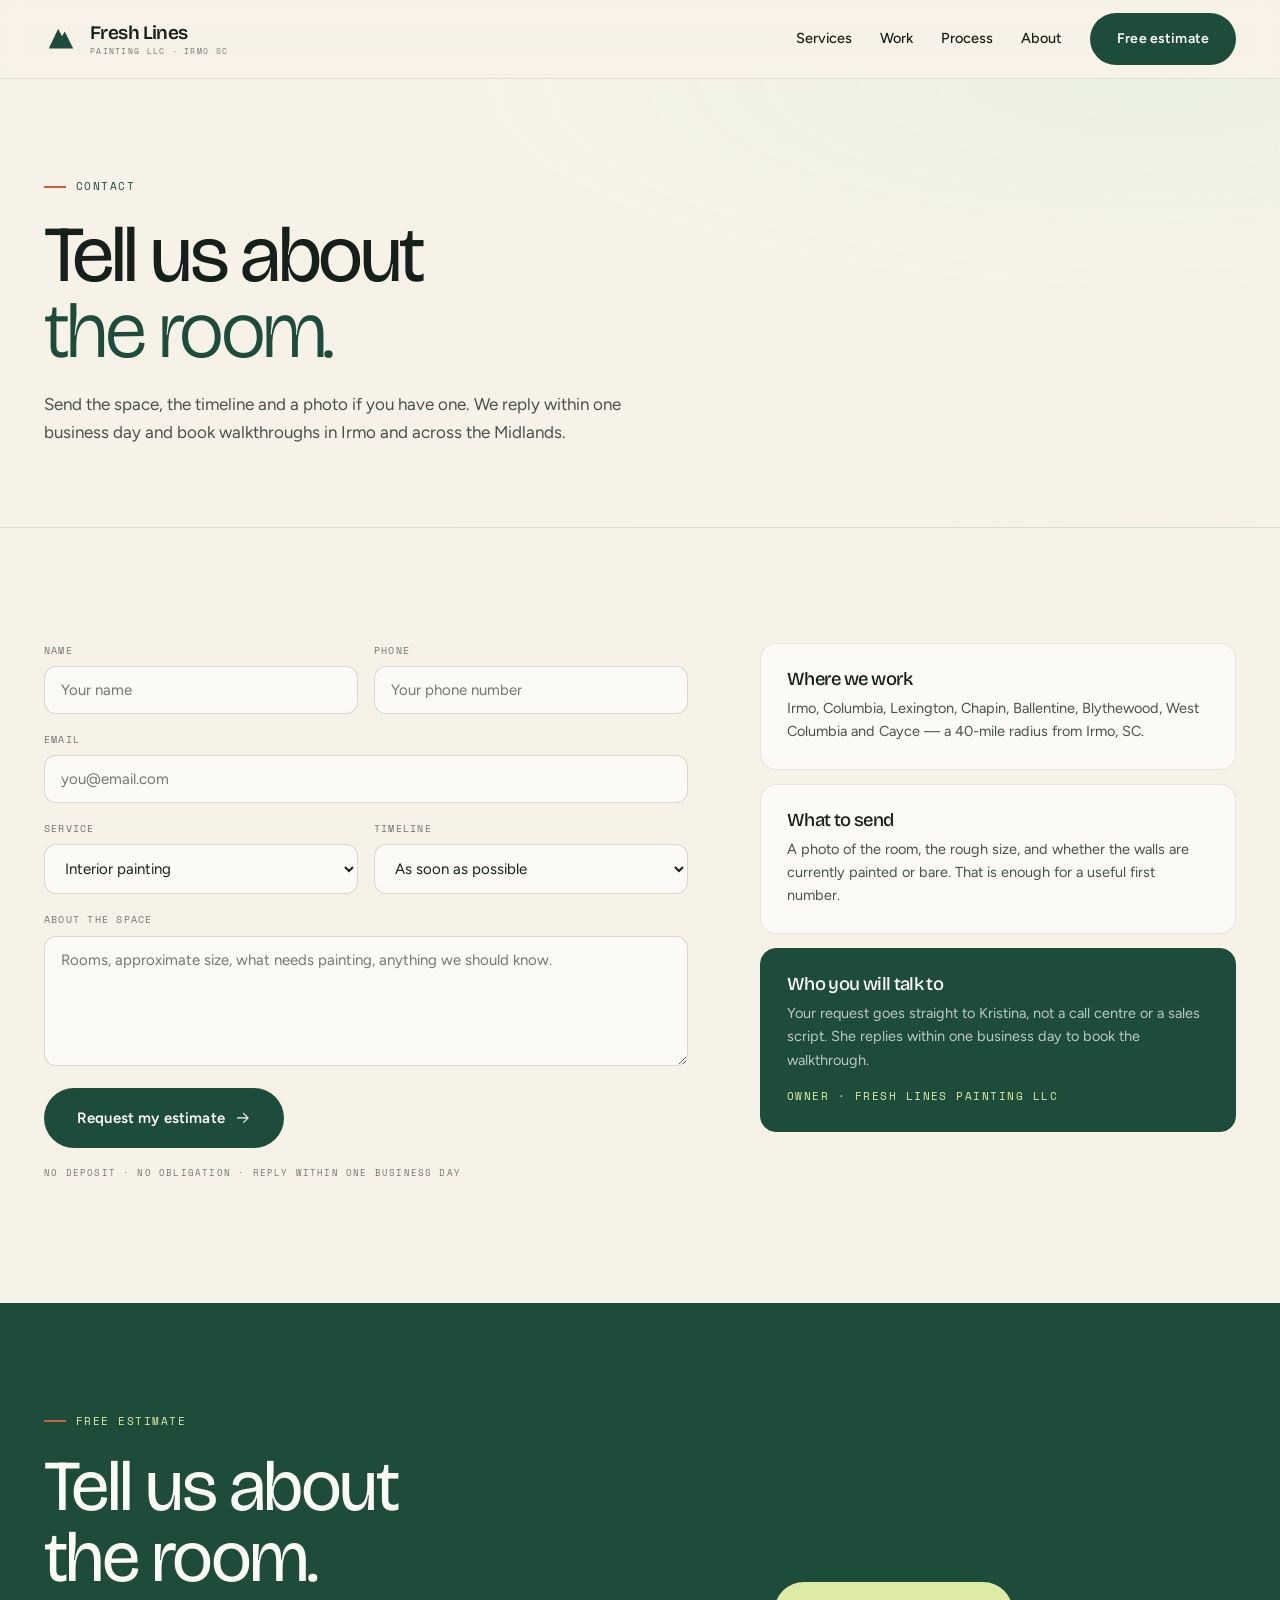
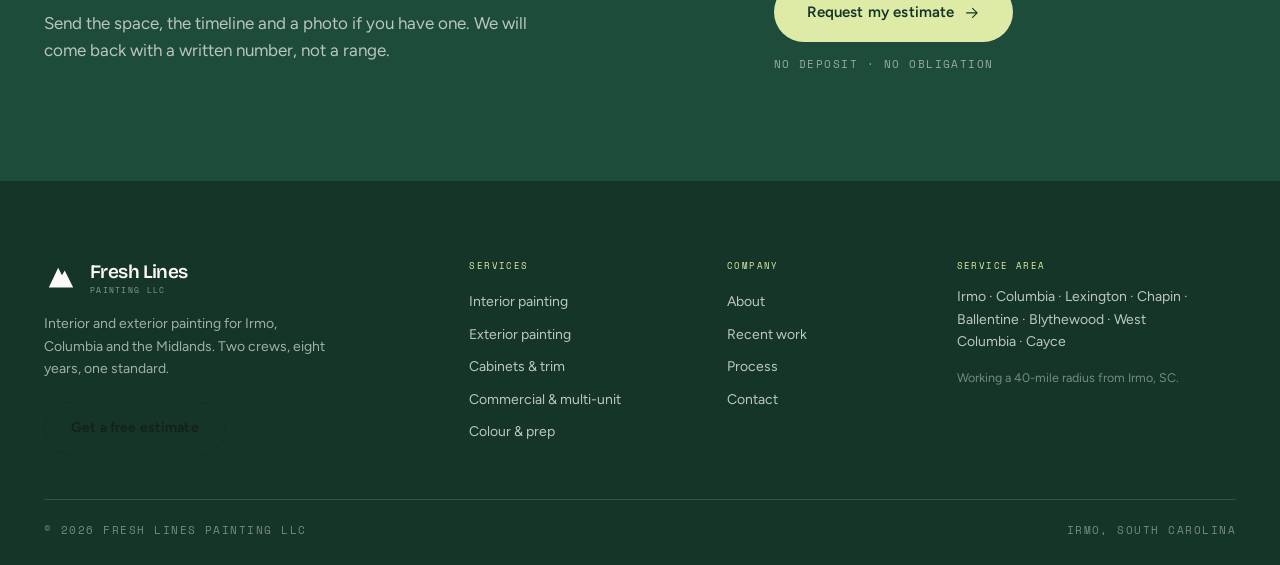
<file: contact/index.html>
<!DOCTYPE html>
<html lang="en">
<head>
<meta charset="UTF-8">

<meta name="viewport" content="width=device-width, initial-scale=1.0">
<title>Contact Fresh Lines Painting | Irmo & Columbia, SC</title>
<meta name="description" content="Request a free painting estimate in Irmo, Columbia, Lexington and the Midlands. Interior, exterior, cabinet and commercial painting.">
<link rel="canonical" href="https://ari-builds.github.io/fresh-lines-painting-site/contact/">
<meta property="og:type" content="website">
<meta property="og:title" content="Contact Fresh Lines Painting | Irmo &amp; Columbia, SC">
<meta property="og:description" content="Request a free painting estimate in Irmo, Columbia, Lexington and the Midlands. Interior, exterior, cabinet and commercial painting.">
<meta property="og:url" content="https://ari-builds.github.io/fresh-lines-painting-site/contact/">
<meta property="og:image" content="https://ari-builds.github.io/fresh-lines-painting-site/assets/opt/hero.webp">
<meta name="theme-color" content="#F7F2E8">
<link rel="icon" href="../assets/opt/work-05.webp" type="image/webp">
<link rel="preconnect" href="https://fonts.googleapis.com">
<link rel="preconnect" href="https://fonts.gstatic.com" crossorigin>
<link href="https://fonts.googleapis.com/css2?family=Bricolage+Grotesque:opsz,wght@12..96,300;12..96,400;12..96,500;12..96,600;12..96,700&family=Figtree:wght@300;400;500;600;700&family=Space+Mono:wght@400;700&display=swap" rel="stylesheet">
<link rel="stylesheet" href="../styles.css">
<script type="application/ld+json">{"@context":"https://schema.org","@graph":[{"@type":"HomeAndConstructionBusiness","@id":"https://ari-builds.github.io/fresh-lines-painting-site/#business","name":"Fresh Lines Painting LLC","description":"Interior and exterior painting, cabinet refinishing and commercial repainting in Irmo, Columbia and the South Carolina Midlands.","url":"https://ari-builds.github.io/fresh-lines-painting-site/","image":"https://ari-builds.github.io/fresh-lines-painting-site/assets/opt/hero.webp","areaServed":["Irmo SC","Columbia SC","Lexington SC","Chapin SC","Ballentine SC","Blythewood SC","West Columbia SC","Cayce SC"],"priceRange":"$$","founder":{"@type":"Person","name":"Kristina Marie"}},{"@type":"BreadcrumbList","itemListElement":[{"@type":"ListItem","position":1,"name":"Home","item":"https://ari-builds.github.io/fresh-lines-painting-site/"},{"@type":"ListItem","position":2,"name":"Contact","item":"https://ari-builds.github.io/fresh-lines-painting-site/contact/"}]}]}</script>
</head>
<body>
<svg width="0" height="0" style="position:absolute" aria-hidden="true" focusable="false"><defs>
<symbol id="i-arrow" viewBox="0 0 24 24"><path d="M4 12h15M13 5l7 7-7 7" fill="none" stroke="currentColor" stroke-width="1.7" stroke-linecap="round" stroke-linejoin="round"/></symbol>
<symbol id="i-check" viewBox="0 0 24 24"><path d="M4 12.5l5 5L20 6.5" fill="none" stroke="currentColor" stroke-width="1.9" stroke-linecap="round" stroke-linejoin="round"/></symbol>
<symbol id="i-plus" viewBox="0 0 24 24"><path d="M12 5v14M5 12h14" fill="none" stroke="currentColor" stroke-width="1.6" stroke-linecap="round"/></symbol>
<symbol id="i-pin" viewBox="0 0 24 24"><path d="M12 21s-6.5-6.2-6.5-11a6.5 6.5 0 0113 0c0 4.8-6.5 11-6.5 11z" fill="none" stroke="currentColor" stroke-width="1.5"/><circle cx="12" cy="10" r="2.2" fill="none" stroke="currentColor" stroke-width="1.5"/></symbol>
<symbol id="i-mail" viewBox="0 0 24 24"><rect x="3" y="5" width="18" height="14" rx="2" fill="none" stroke="currentColor" stroke-width="1.5"/><path d="M3.5 7l8.5 6 8.5-6" fill="none" stroke="currentColor" stroke-width="1.5" stroke-linejoin="round"/></symbol>
<symbol id="i-brush" viewBox="0 0 24 24"><path d="M14 3l7 7-6 6-4-4zM11 12l-6 6 1 3 3 1 6-6" fill="none" stroke="currentColor" stroke-width="1.5" stroke-linejoin="round"/></symbol>
</defs></svg>
<a class="skip" href="#main">Skip to content</a>
<header class="head" id="top">
  <div class="shell head__in">
    <a class="brand" href="../" aria-label="Fresh Lines Painting LLC, home">
      <span class="brand__mark" aria-hidden="true"><svg viewBox="0 0 32 32" aria-hidden="true"><path d="M3 26L13 5l4 8 3-5 9 18z" fill="currentColor"/></svg></span>
      <span class="brand__txt"><span class="brand__name">Fresh Lines</span><span class="brand__sub mono">Painting LLC · Irmo SC</span></span>
    </a>
    <nav class="nav" aria-label="Main">
      <a href="../services/">Services</a>
      <a href="../work/">Work</a>
      <a href="../process/">Process</a>
      <a href="../about/">About</a>
    </nav>
    <a class="btn btn--solid head__cta" href="../contact/">Free estimate</a>
    <button class="burger" aria-label="Menu" aria-expanded="false" aria-controls="mnav"><span></span><span></span></button>
  </div>
  <div class="mnav" id="mnav" hidden>
    <a href="../services/">Services</a>
    <a href="../work/">Work</a>
    <a href="../process/">Process</a>
    <a href="../about/">About</a>
    <a class="btn btn--solid" href="../contact/">Free estimate</a>
  </div>
</header>
<main id="main">

<section class="phero phero--contact">
  <div class="shell">
    <span class="eyebrow mono">Contact</span>
    <h1>Tell us about<br><em>the room.</em></h1>
    <p>Send the space, the timeline and a photo if you have one. We reply within one business day and book walkthroughs in Irmo and across the Midlands.</p>
  </div>
</section>

<section class="sec">
  <div class="shell contact__grid">
    <form class="form" action="../thank-you/" method="get" data-quote>
      <div class="form__row">
        <label>Name<input type="text" name="name" autocomplete="name" required placeholder="Your name"></label>
        <label>Phone<input type="tel" name="phone" autocomplete="tel" required placeholder="Your phone number"></label>
      </div>
      <label>Email<input type="email" name="email" autocomplete="email" placeholder="you@email.com"></label>
      <div class="form__row">
        <label>Service
          <select name="service">
            <option>Interior painting</option>
            <option>Exterior painting</option>
            <option>Cabinets &amp; trim</option>
            <option>Commercial / multi-unit</option>
            <option>Colour &amp; prep</option>
            <option>Not sure yet</option>
          </select>
        </label>
        <label>Timeline
          <select name="timeline">
            <option>As soon as possible</option>
            <option>Within a month</option>
            <option>1–3 months</option>
            <option>Just planning</option>
          </select>
        </label>
      </div>
      <label>About the space<textarea name="message" rows="5" placeholder="Rooms, approximate size, what needs painting, anything we should know."></textarea></label>
      <button class="btn btn--solid btn--lg" type="submit">Request my estimate <svg class="ico" aria-hidden="true"><use href="#i-arrow"/></svg></button>
      <p class="form__fine mono">No deposit · no obligation · reply within one business day</p>
    </form>

    <aside class="contact__aside">
      <div class="cbox">
        <h3>Where we work</h3>
        <p>Irmo, Columbia, Lexington, Chapin, Ballentine, Blythewood, West Columbia and Cayce — a 40-mile radius from Irmo, SC.</p>
      </div>
      <div class="cbox">
        <h3>What to send</h3>
        <p>A photo of the room, the rough size, and whether the walls are currently painted or bare. That is enough for a useful first number.</p>
      </div>
      <div class="cbox cbox--dark">
        <h3>Who you will talk to</h3>
        <p>Your request goes straight to Kristina, not a call centre or a sales script. She replies within one business day to book the walkthrough.</p>
        <span class="mono">Owner · Fresh Lines Painting LLC</span>
      </div>
    </aside>
  </div>
</section>

<section class="band">
  <div class="shell band__in">
    <div>
      <span class="eyebrow mono">Free estimate</span>
      <h2>Tell us about<br>the room.</h2>
      <p>Send the space, the timeline and a photo if you have one. We will come back with a written number, not a range.</p>
    </div>
    <div class="band__acts">
      <a class="btn btn--light btn--lg" href="../contact/">Request my estimate <svg class="ico" aria-hidden="true"><use href="#i-arrow"/></svg></a>
      <span class="mono band__note">No deposit · no obligation</span>
    </div>
  </div>
</section>

</main>
<footer class="foot">
  <div class="shell foot__top">
    <div class="foot__brand">
      <a class="brand brand--foot" href="../">
        <span class="brand__mark" aria-hidden="true"><svg viewBox="0 0 32 32" aria-hidden="true"><path d="M3 26L13 5l4 8 3-5 9 18z" fill="currentColor"/></svg></span>
        <span class="brand__txt"><span class="brand__name">Fresh Lines</span><span class="brand__sub mono">Painting LLC</span></span>
      </a>
      <p>Interior and exterior painting for Irmo, Columbia and the Midlands. Two crews, eight years, one standard.</p>
      <a class="btn btn--line" href="../contact/">Get a free estimate</a>
    </div>
    <div class="foot__col">
      <h4 class="mono">Services</h4>
      <a href="../services/#interior-painting">Interior painting</a>
      <a href="../services/#exterior-painting">Exterior painting</a>
      <a href="../services/#cabinets-and-trim">Cabinets & trim</a>
      <a href="../services/#commercial-painting">Commercial & multi-unit</a>
      <a href="../services/#color-and-prep">Colour & prep</a>
    </div>
    <div class="foot__col">
      <h4 class="mono">Company</h4>
      <a href="../about/">About</a>
      <a href="../work/">Recent work</a>
      <a href="../process/">Process</a>
      <a href="../contact/">Contact</a>
    </div>
    <div class="foot__col">
      <h4 class="mono">Service area</h4>
      <p class="foot__area">Irmo · Columbia · Lexington · Chapin · Ballentine · Blythewood · West Columbia · Cayce</p>
      <p class="foot__fine">Working a 40-mile radius from Irmo, SC.</p>
    </div>
  </div>
  <div class="shell foot__bottom">
    <span class="mono">© <span data-year>2026</span> Fresh Lines Painting LLC</span>
    <span class="mono">Irmo, South Carolina</span>
  </div>
</footer>
<script src="../script.js" defer></script>
</body>
</html>
</file>
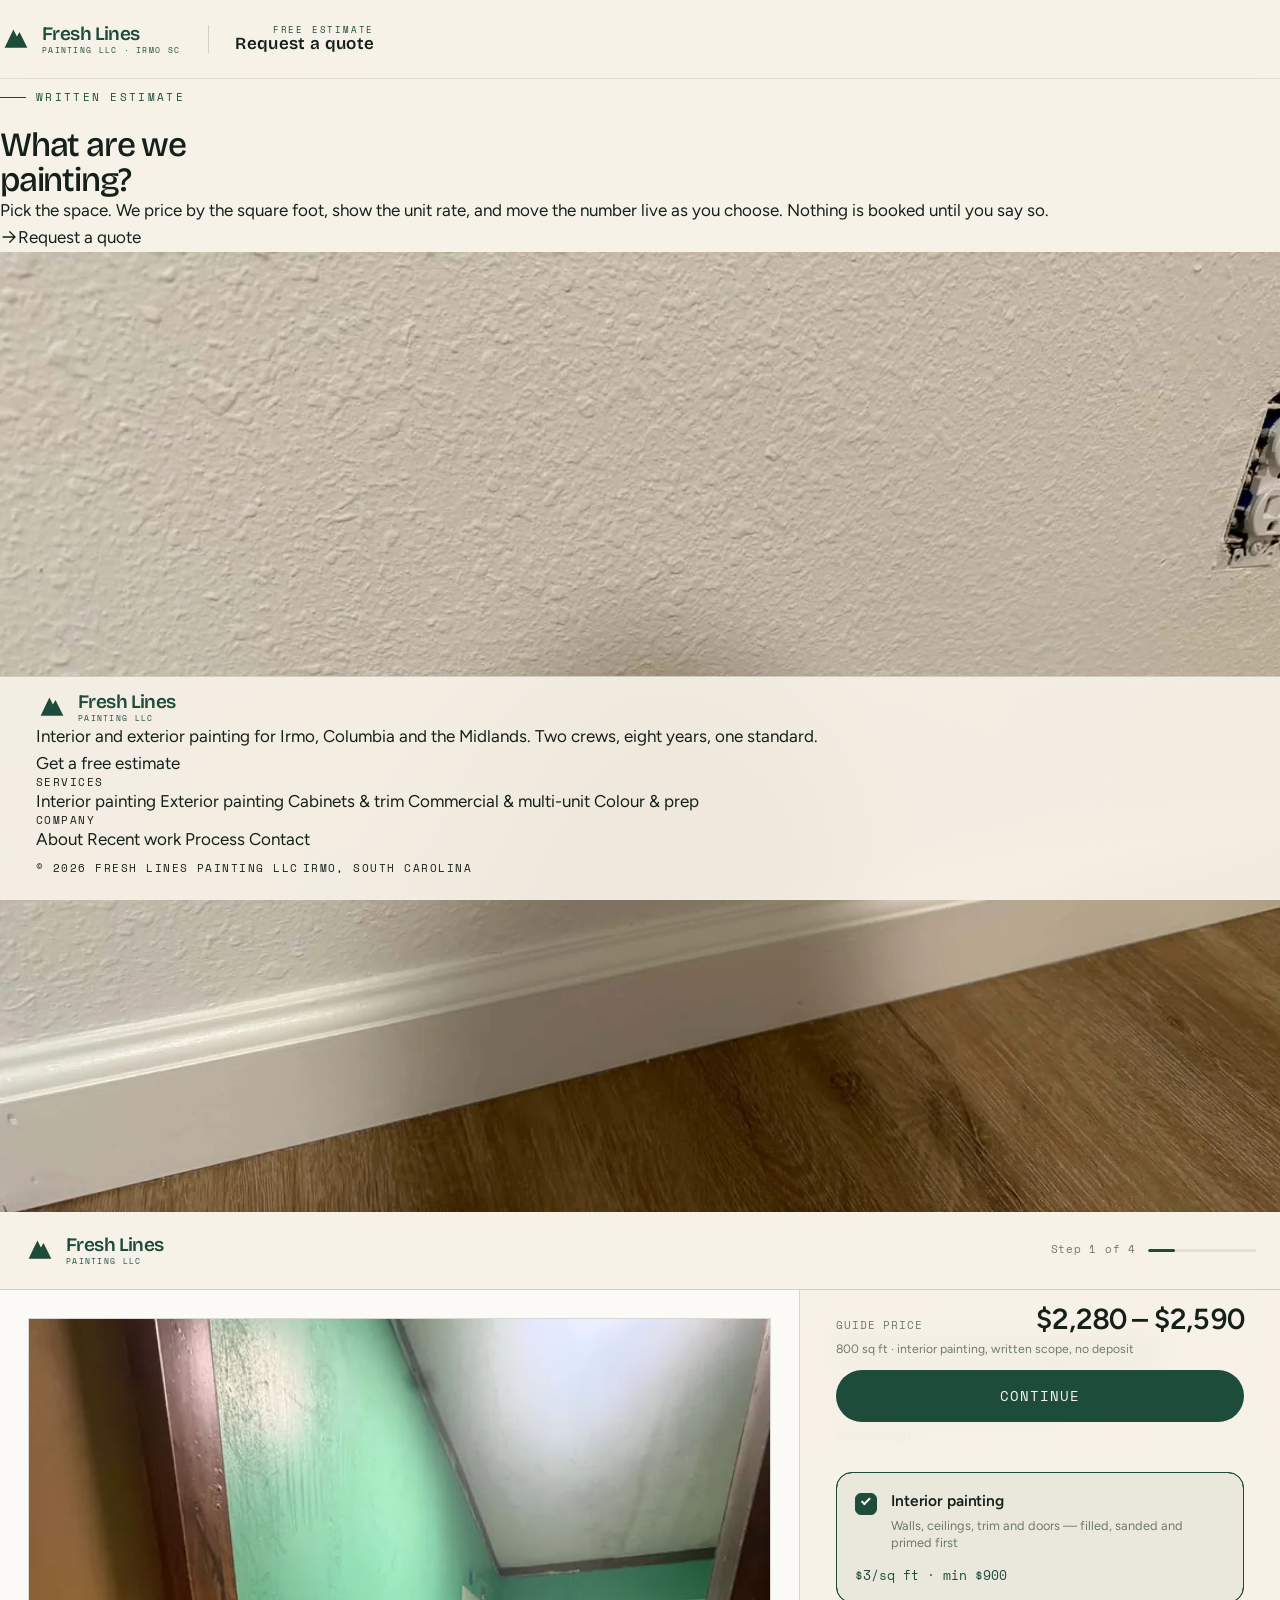
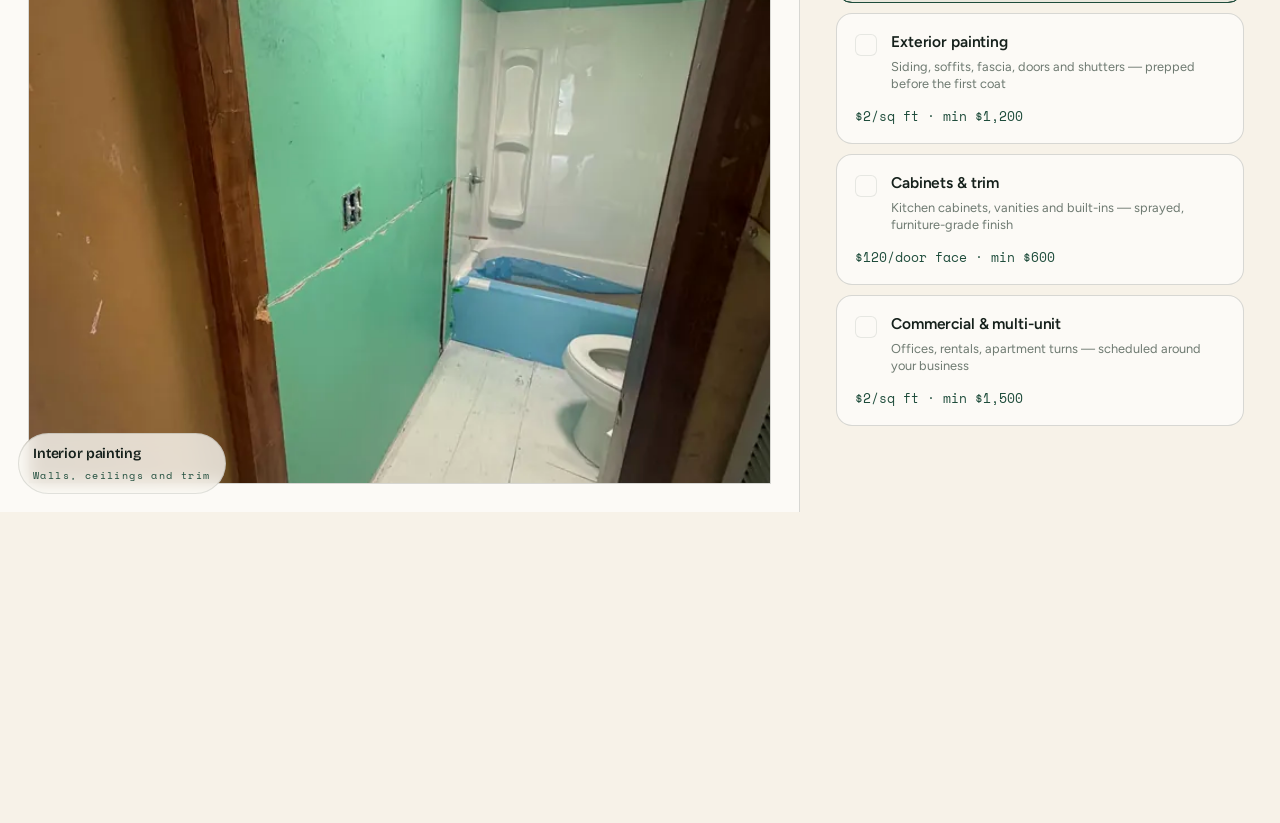
<file: estimate/index.html>
<!DOCTYPE html>
<html lang="en">
<head>
<meta charset="UTF-8">
<meta name="viewport" content="width=device-width, initial-scale=1, viewport-fit=cover">
<title>Written estimate · Fresh Lines Painting LLC</title>
<meta name="description" content="Get a fixed, line-item written estimate for interior, exterior and cabinet painting in Irmo, Columbia and the Midlands. Owner-run by Kristina Marie.">
<link rel="canonical" href="https://ari-builds.github.io/fresh-lines-painting-site/estimate/">
<meta property="og:type" content="website">
<meta property="og:title" content="Written estimate · Fresh Lines Painting LLC">
<meta property="og:description" content="Fixed, line-item written estimate for painting in Irmo, Columbia and the Midlands. Owner-run by Kristina Marie.">
<meta property="og:url" content="https://ari-builds.github.io/fresh-lines-painting-site/estimate/">
<meta property="og:image" content="https://ari-builds.github.io/fresh-lines-painting-site/assets/opt/hero.webp">
<meta name="theme-color" content="#F7F2E8">
<link rel="icon" href="../assets/opt/work-05.webp" type="image/webp">
<link rel="preconnect" href="https://fonts.googleapis.com">
<link rel="preconnect" href="https://fonts.gstatic.com" crossorigin>
<link href="https://fonts.googleapis.com/css2?family=Bricolage+Grotesque:opsz,wght@12..96,300;12..96,400;12..96,500;12..96,600;12..96,700&family=Figtree:wght@300;400;500;600;700&family=Space+Mono:wght@400;700&display=swap" rel="stylesheet">
<link rel="stylesheet" href="styles.css">
<script>document.documentElement.classList.add('js');</script>
</head>
<body>
<svg width="0" height="0" style="position:absolute" aria-hidden="true" focusable="false"><defs>
<symbol id="i-arrow" viewBox="0 0 24 24"><path d="M4 12h15M13 5l7 7-7 7" fill="none" stroke="currentColor" stroke-width="1.7" stroke-linecap="round" stroke-linejoin="round"/></symbol>
<symbol id="i-check" viewBox="0 0 24 24"><path d="M4 12.5l5 5L20 6.5" fill="none" stroke="currentColor" stroke-width="1.9" stroke-linecap="round" stroke-linejoin="round"/></symbol>
<symbol id="i-tel" viewBox="0 0 24 24"><path d="M6.5 3h3l1.5 4-2 1.5a12 12 0 006.5 6.5l1.5-2 4 1.5v3A2.5 2.5 0 0118.5 21C10.5 21 3 13.5 3 5.5A2.5 2.5 0 015.5 3z" fill="none" stroke="currentColor" stroke-width="1.5" stroke-linejoin="round"/></symbol>
<symbol id="i-home" viewBox="0 0 24 24"><path d="M3 9l9-7 9 7v11a2 2 0 01-2 2H5a2 2 0 01-2-2z" fill="none" stroke="currentColor" stroke-width="1.5" stroke-linecap="round" stroke-linejoin="round"/></symbol>
<symbol id="i-brush" viewBox="0 0 24 24"><path d="M14 3l7 7-6 6-4-4zM11 12l-6 6 1 3 3 1 6-6" fill="none" stroke="currentColor" stroke-width="1.5" stroke-linejoin="round"/></symbol>
<symbol id="i-ruler" viewBox="0 0 24 24"><path d="M3 3h18v18H3zM3 21h18M21 3v18" fill="none" stroke="currentColor" stroke-width="1.4" stroke-linecap="round" stroke-linejoin="round"/></symbol>
</defs></svg>

<a class="skip" href="#main">Skip to content</a>

<header class="head" id="top">
  <div class="shell head__in">
    <a class="brand" href="#" aria-label="Fresh Lines Painting LLC, home">
      <span class="brand__mark" aria-hidden="true"><svg viewBox="0 0 32 32" aria-hidden="true"><path d="M3 26L13 5l4 8 3-5 9 18z" fill="currentColor"/></svg></span>
      <span class="brand__txt"><span class="brand__name">Fresh Lines</span><span class="brand__sub mono">Painting LLC · Irmo SC</span></span>
    </a>
    <a class="tel" href="../contact/"><span class="mono">Free estimate</span><strong>Request a quote</strong></a>
    <button class="burger" aria-label="Menu" aria-expanded="false" aria-controls="mnav"><span></span><span></span></button>
  </div>
  <div class="mnav" id="mnav" hidden>
    <a href="../">Home</a>
    <a href="../services/">Services</a>
    <a href="../work/">Work</a>
    <a href="../about/">About</a>
    <a class="mnav__tel" href="../contact/">Request a quote</a>
    <a class="btn btn--solid" href="#" onclick="return false">Start estimate</a>
  </div>
</header>

<main id="main">
  <div class="phero">
    <div class="shell phero__grid">
      <div>
        <span class="label">Written estimate</span>
        <h1>What are we<br>painting?</h1>
        <p>Pick the space. We price by the square foot, show the unit rate, and move the number live as you choose. Nothing is booked until you say so.</p>
        <a class="btn btn--solid btn--lg" href="../contact/"><svg class="ico" aria-hidden="true"><use href="#i-arrow"/></svg>Request a quote</a>
      </div>
      <figure class="arch phero__fig">
        <img src="../assets/opt/hero.webp" alt="Freshly painted interior by Fresh Lines Painting" width="1600" height="1200" loading="lazy" decoding="async">
      </figure>
    </div>
  </div>

  <div class="app">
    <header class="topbar">
      <a class="brand" href="#" aria-label="Back to estimate start">
        <span class="brand__mark" aria-hidden="true"><svg viewBox="0 0 32 32" aria-hidden="true"><path d="M3 26L13 5l4 8 3-5 9 18z" fill="currentColor"/></svg></span>
        <span class="brand__txt"><span class="brand__name">Fresh Lines</span><span class="brand__sub mono">Painting LLC</span></span>
      </a>
      <div class="progress">
        <span class="stepno" id="stepno">Step 1 of 4</span>
        <i class="bar" aria-hidden="true"><b id="barfill"></b></i>
      </div>
    </header>

    <div class="stage">
      <section class="preview" aria-label="Live preview of your job">
        <div class="plate prev__plate" id="prevPlate">
          <img id="prevImg" src="../assets/opt/work-01-880.webp" alt="Interior repaint in progress" width="1200" height="1600" loading="lazy" decoding="async">
        </div>
        <div class="prev__meta">
          <span class="prev__name" id="prevName">Interior painting</span>
          <span class="prev__unit" id="prevUnit">· Walls, ceilings and trim</span>
        </div>
      </section>

      <section class="panel" aria-label="Estimator">
        <div class="panel-scroll" id="panelScroll"></div>

        <div class="foot" id="foot">
          <div class="price">
            <div class="price-row">
              <span class="lbl" id="priceLbl">Guide price</span>
              <strong id="priceRange" aria-live="polite">$0</strong>
            </div>
            <p id="priceBasis">Pick a space to start.</p>
          </div>
          <div class="actions" id="actions">
            <button class="ghost" id="back" type="button">Back</button>
            <button class="primary" id="next" type="button">Continue</button>
          </div>
        </div>
      </section>
    </div>
  </div>
</main>

<footer class="foot">
  <div class="shell foot__top">
    <div class="foot__brand">
      <a class="brand brand--foot" href="#top">
        <span class="brand__mark" aria-hidden="true"><svg viewBox="0 0 32 32" aria-hidden="true"><path d="M3 26L13 5l4 8 3-5 9 18z" fill="currentColor"/></svg></span>
        <span class="brand__txt"><span class="brand__name">Fresh Lines</span><span class="brand__sub mono">Painting LLC</span></span>
      </a>
      <p>Interior and exterior painting for Irmo, Columbia and the Midlands. Two crews, eight years, one standard.</p>
      <a class="btn btn--line" href="../contact/">Get a free estimate</a>
    </div>
    <div class="foot__col">
      <h4 class="mono">Services</h4>
      <a href="../services/#interior-painting">Interior painting</a>
      <a href="../services/#exterior-painting">Exterior painting</a>
      <a href="../services/#cabinets-and-trim">Cabinets & trim</a>
      <a href="../services/#commercial-painting">Commercial & multi-unit</a>
      <a href="../services/#color-and-prep">Colour & prep</a>
    </div>
    <div class="foot__col">
      <h4 class="mono">Company</h4>
      <a href="../about/">About</a>
      <a href="../work/">Recent work</a>
      <a href="../process/">Process</a>
      <a href="../contact/">Contact</a>
    </div>
  </div>
  <div class="shell foot__bottom">
    <span class="mono">© <span data-year>2026</span> Fresh Lines Painting LLC</span>
    <span class="mono">Irmo, South Carolina</span>
  </div>
</footer>

<script src="app.js"></script>
</body>
</html>
</file>
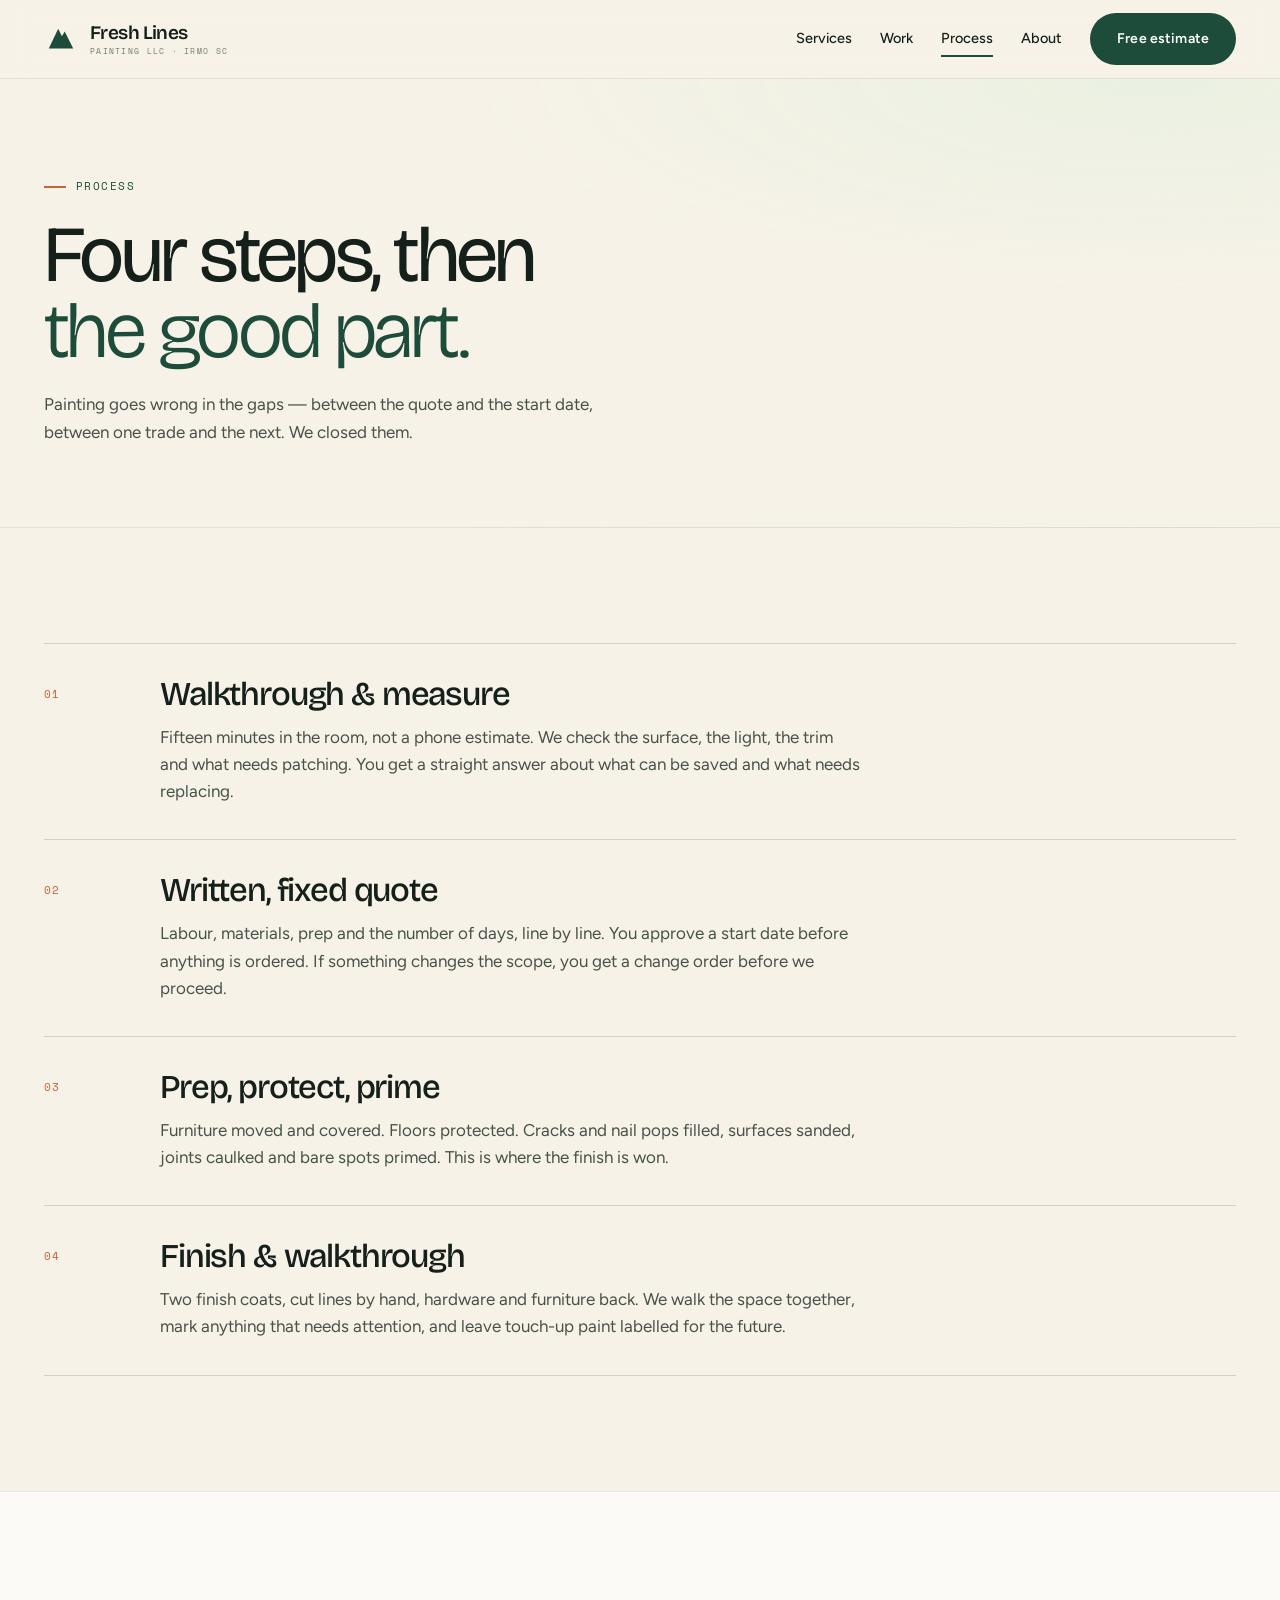
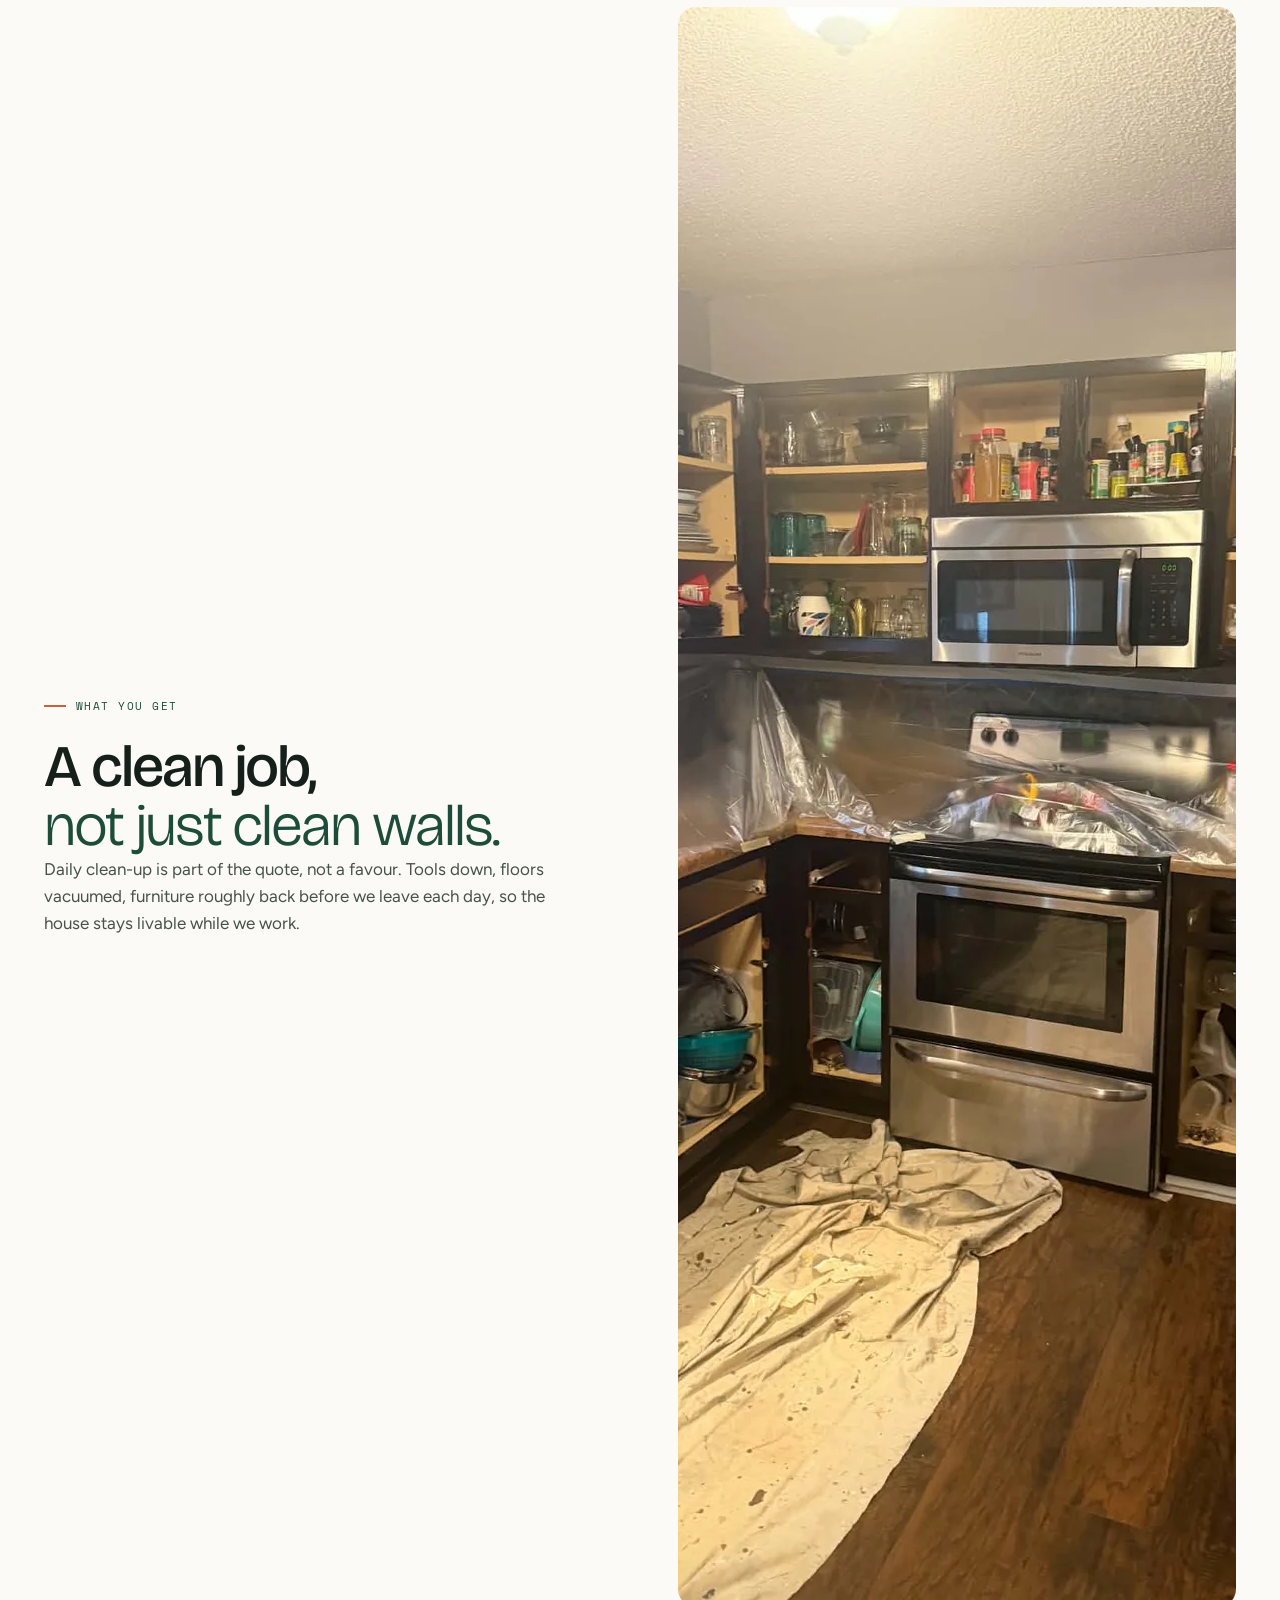
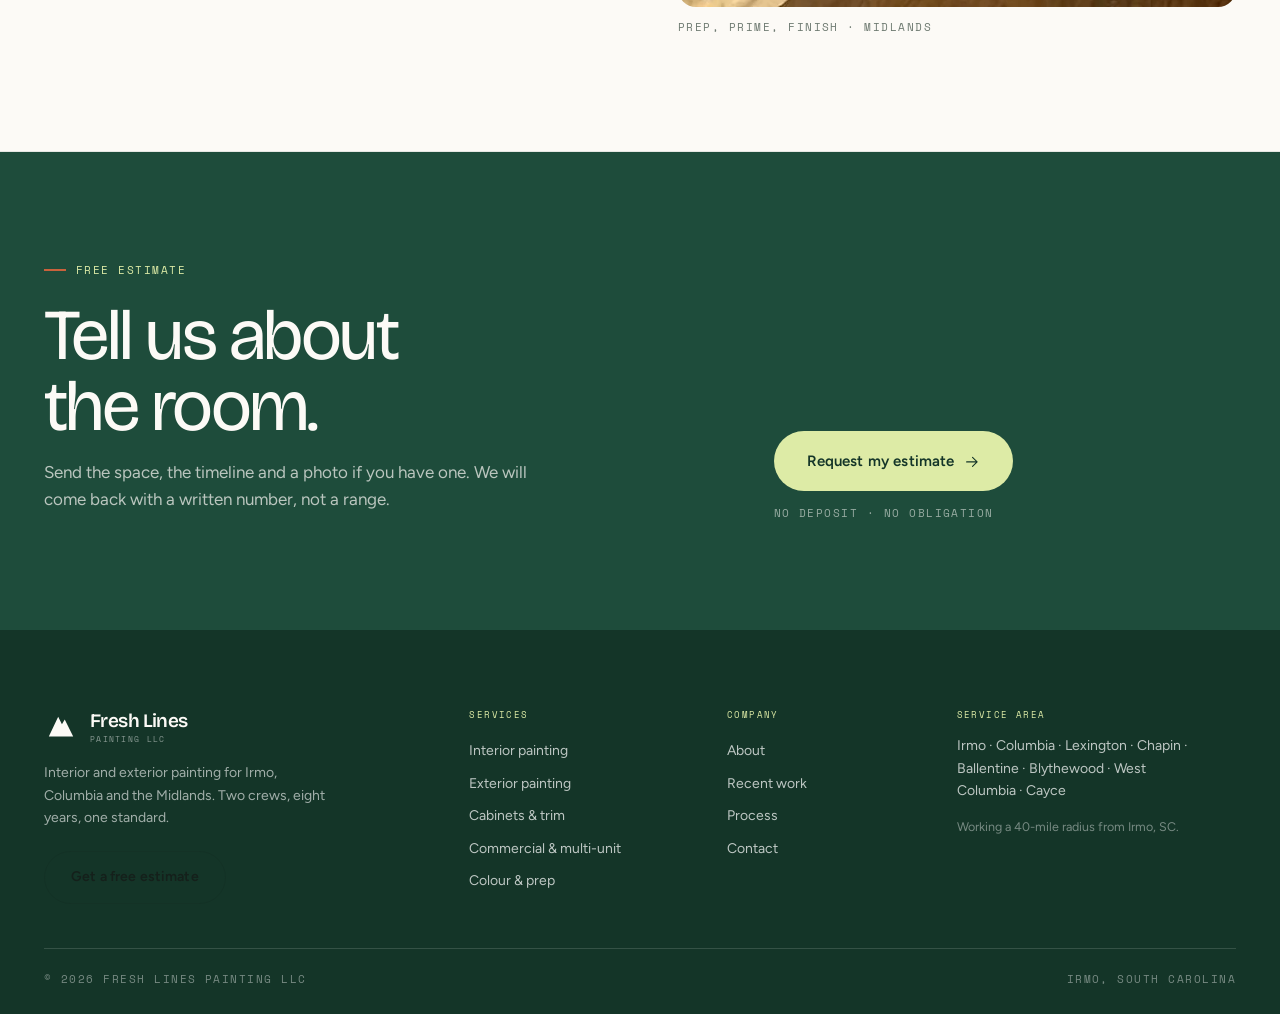
<file: process/index.html>
<!DOCTYPE html>
<html lang="en">
<head>
<meta charset="UTF-8">

<meta name="viewport" content="width=device-width, initial-scale=1.0">
<title>Our Painting Process | Fresh Lines Painting LLC</title>
<meta name="description" content="How Fresh Lines Painting works: walkthrough, fixed written quote, proper prep and protection, then finish coats and a final walkthrough.">
<link rel="canonical" href="https://ari-builds.github.io/fresh-lines-painting-site/process/">
<meta property="og:type" content="website">
<meta property="og:title" content="Our Painting Process | Fresh Lines Painting LLC">
<meta property="og:description" content="How Fresh Lines Painting works: walkthrough, fixed written quote, proper prep and protection, then finish coats and a final walkthrough.">
<meta property="og:url" content="https://ari-builds.github.io/fresh-lines-painting-site/process/">
<meta property="og:image" content="https://ari-builds.github.io/fresh-lines-painting-site/assets/opt/work-11.webp">
<meta name="theme-color" content="#F7F2E8">
<link rel="icon" href="../assets/opt/work-05.webp" type="image/webp">
<link rel="preconnect" href="https://fonts.googleapis.com">
<link rel="preconnect" href="https://fonts.gstatic.com" crossorigin>
<link href="https://fonts.googleapis.com/css2?family=Bricolage+Grotesque:opsz,wght@12..96,300;12..96,400;12..96,500;12..96,600;12..96,700&family=Figtree:wght@300;400;500;600;700&family=Space+Mono:wght@400;700&display=swap" rel="stylesheet">
<link rel="stylesheet" href="../styles.css">
<script type="application/ld+json">{"@context":"https://schema.org","@graph":[{"@type":"HomeAndConstructionBusiness","@id":"https://ari-builds.github.io/fresh-lines-painting-site/#business","name":"Fresh Lines Painting LLC","description":"Interior and exterior painting, cabinet refinishing and commercial repainting in Irmo, Columbia and the South Carolina Midlands.","url":"https://ari-builds.github.io/fresh-lines-painting-site/","image":"https://ari-builds.github.io/fresh-lines-painting-site/assets/opt/hero.webp","areaServed":["Irmo SC","Columbia SC","Lexington SC","Chapin SC","Ballentine SC","Blythewood SC","West Columbia SC","Cayce SC"],"priceRange":"$$","founder":{"@type":"Person","name":"Kristina Marie"}},{"@type":"BreadcrumbList","itemListElement":[{"@type":"ListItem","position":1,"name":"Home","item":"https://ari-builds.github.io/fresh-lines-painting-site/"},{"@type":"ListItem","position":2,"name":"Process","item":"https://ari-builds.github.io/fresh-lines-painting-site/process/"}]}]}</script>
</head>
<body>
<svg width="0" height="0" style="position:absolute" aria-hidden="true" focusable="false"><defs>
<symbol id="i-arrow" viewBox="0 0 24 24"><path d="M4 12h15M13 5l7 7-7 7" fill="none" stroke="currentColor" stroke-width="1.7" stroke-linecap="round" stroke-linejoin="round"/></symbol>
<symbol id="i-check" viewBox="0 0 24 24"><path d="M4 12.5l5 5L20 6.5" fill="none" stroke="currentColor" stroke-width="1.9" stroke-linecap="round" stroke-linejoin="round"/></symbol>
<symbol id="i-plus" viewBox="0 0 24 24"><path d="M12 5v14M5 12h14" fill="none" stroke="currentColor" stroke-width="1.6" stroke-linecap="round"/></symbol>
<symbol id="i-pin" viewBox="0 0 24 24"><path d="M12 21s-6.5-6.2-6.5-11a6.5 6.5 0 0113 0c0 4.8-6.5 11-6.5 11z" fill="none" stroke="currentColor" stroke-width="1.5"/><circle cx="12" cy="10" r="2.2" fill="none" stroke="currentColor" stroke-width="1.5"/></symbol>
<symbol id="i-mail" viewBox="0 0 24 24"><rect x="3" y="5" width="18" height="14" rx="2" fill="none" stroke="currentColor" stroke-width="1.5"/><path d="M3.5 7l8.5 6 8.5-6" fill="none" stroke="currentColor" stroke-width="1.5" stroke-linejoin="round"/></symbol>
<symbol id="i-brush" viewBox="0 0 24 24"><path d="M14 3l7 7-6 6-4-4zM11 12l-6 6 1 3 3 1 6-6" fill="none" stroke="currentColor" stroke-width="1.5" stroke-linejoin="round"/></symbol>
</defs></svg>
<a class="skip" href="#main">Skip to content</a>
<header class="head" id="top">
  <div class="shell head__in">
    <a class="brand" href="../" aria-label="Fresh Lines Painting LLC, home">
      <span class="brand__mark" aria-hidden="true"><svg viewBox="0 0 32 32" aria-hidden="true"><path d="M3 26L13 5l4 8 3-5 9 18z" fill="currentColor"/></svg></span>
      <span class="brand__txt"><span class="brand__name">Fresh Lines</span><span class="brand__sub mono">Painting LLC · Irmo SC</span></span>
    </a>
    <nav class="nav" aria-label="Main">
      <a href="../services/">Services</a>
      <a href="../work/">Work</a>
      <a href="../process/" aria-current="page">Process</a>
      <a href="../about/">About</a>
    </nav>
    <a class="btn btn--solid head__cta" href="../contact/">Free estimate</a>
    <button class="burger" aria-label="Menu" aria-expanded="false" aria-controls="mnav"><span></span><span></span></button>
  </div>
  <div class="mnav" id="mnav" hidden>
    <a href="../services/">Services</a>
    <a href="../work/">Work</a>
    <a href="../process/">Process</a>
    <a href="../about/">About</a>
    <a class="btn btn--solid" href="../contact/">Free estimate</a>
  </div>
</header>
<main id="main">

<section class="phero phero--process">
  <div class="shell">
    <span class="eyebrow mono">Process</span>
    <h1>Four steps, then<br><em>the good part.</em></h1>
    <p>Painting goes wrong in the gaps — between the quote and the start date, between one trade and the next. We closed them.</p>
  </div>
</section>

<section class="sec">
  <div class="shell">
    <ol class="bigsteps">
      <li><span class="mono">01</span><div><h2>Walkthrough &amp; measure</h2><p>Fifteen minutes in the room, not a phone estimate. We check the surface, the light, the trim and what needs patching. You get a straight answer about what can be saved and what needs replacing.</p></div></li>
      <li><span class="mono">02</span><div><h2>Written, fixed quote</h2><p>Labour, materials, prep and the number of days, line by line. You approve a start date before anything is ordered. If something changes the scope, you get a change order before we proceed.</p></div></li>
      <li><span class="mono">03</span><div><h2>Prep, protect, prime</h2><p>Furniture moved and covered. Floors protected. Cracks and nail pops filled, surfaces sanded, joints caulked and bare spots primed. This is where the finish is won.</p></div></li>
      <li><span class="mono">04</span><div><h2>Finish &amp; walkthrough</h2><p>Two finish coats, cut lines by hand, hardware and furniture back. We walk the space together, mark anything that needs attention, and leave touch-up paint labelled for the future.</p></div></li>
    </ol>
  </div>
</section>

<section class="sec sec--tint">
  <div class="shell two">
    <div>
      <span class="eyebrow mono">What you get</span>
      <h2 class="h2">A clean job,<br><em>not just clean walls.</em></h2>
      <p>Daily clean-up is part of the quote, not a favour. Tools down, floors vacuumed, furniture roughly back before we leave each day, so the house stays livable while we work.</p>
    </div>
    <figure class="frame"><img src="../assets/opt/work-11.webp" alt="Exterior painting detail" width="1200" height="1600" loading="lazy" decoding="async"><figcaption class="mono">Prep, prime, finish · Midlands</figcaption></figure>
  </div>
</section>

<section class="band">
  <div class="shell band__in">
    <div>
      <span class="eyebrow mono">Free estimate</span>
      <h2>Tell us about<br>the room.</h2>
      <p>Send the space, the timeline and a photo if you have one. We will come back with a written number, not a range.</p>
    </div>
    <div class="band__acts">
      <a class="btn btn--light btn--lg" href="../contact/">Request my estimate <svg class="ico" aria-hidden="true"><use href="#i-arrow"/></svg></a>
      <span class="mono band__note">No deposit · no obligation</span>
    </div>
  </div>
</section>

</main>
<footer class="foot">
  <div class="shell foot__top">
    <div class="foot__brand">
      <a class="brand brand--foot" href="../">
        <span class="brand__mark" aria-hidden="true"><svg viewBox="0 0 32 32" aria-hidden="true"><path d="M3 26L13 5l4 8 3-5 9 18z" fill="currentColor"/></svg></span>
        <span class="brand__txt"><span class="brand__name">Fresh Lines</span><span class="brand__sub mono">Painting LLC</span></span>
      </a>
      <p>Interior and exterior painting for Irmo, Columbia and the Midlands. Two crews, eight years, one standard.</p>
      <a class="btn btn--line" href="../contact/">Get a free estimate</a>
    </div>
    <div class="foot__col">
      <h4 class="mono">Services</h4>
      <a href="../services/#interior-painting">Interior painting</a>
      <a href="../services/#exterior-painting">Exterior painting</a>
      <a href="../services/#cabinets-and-trim">Cabinets & trim</a>
      <a href="../services/#commercial-painting">Commercial & multi-unit</a>
      <a href="../services/#color-and-prep">Colour & prep</a>
    </div>
    <div class="foot__col">
      <h4 class="mono">Company</h4>
      <a href="../about/">About</a>
      <a href="../work/">Recent work</a>
      <a href="../process/">Process</a>
      <a href="../contact/">Contact</a>
    </div>
    <div class="foot__col">
      <h4 class="mono">Service area</h4>
      <p class="foot__area">Irmo · Columbia · Lexington · Chapin · Ballentine · Blythewood · West Columbia · Cayce</p>
      <p class="foot__fine">Working a 40-mile radius from Irmo, SC.</p>
    </div>
  </div>
  <div class="shell foot__bottom">
    <span class="mono">© <span data-year>2026</span> Fresh Lines Painting LLC</span>
    <span class="mono">Irmo, South Carolina</span>
  </div>
</footer>
<script src="../script.js" defer></script>
</body>
</html>
</file>
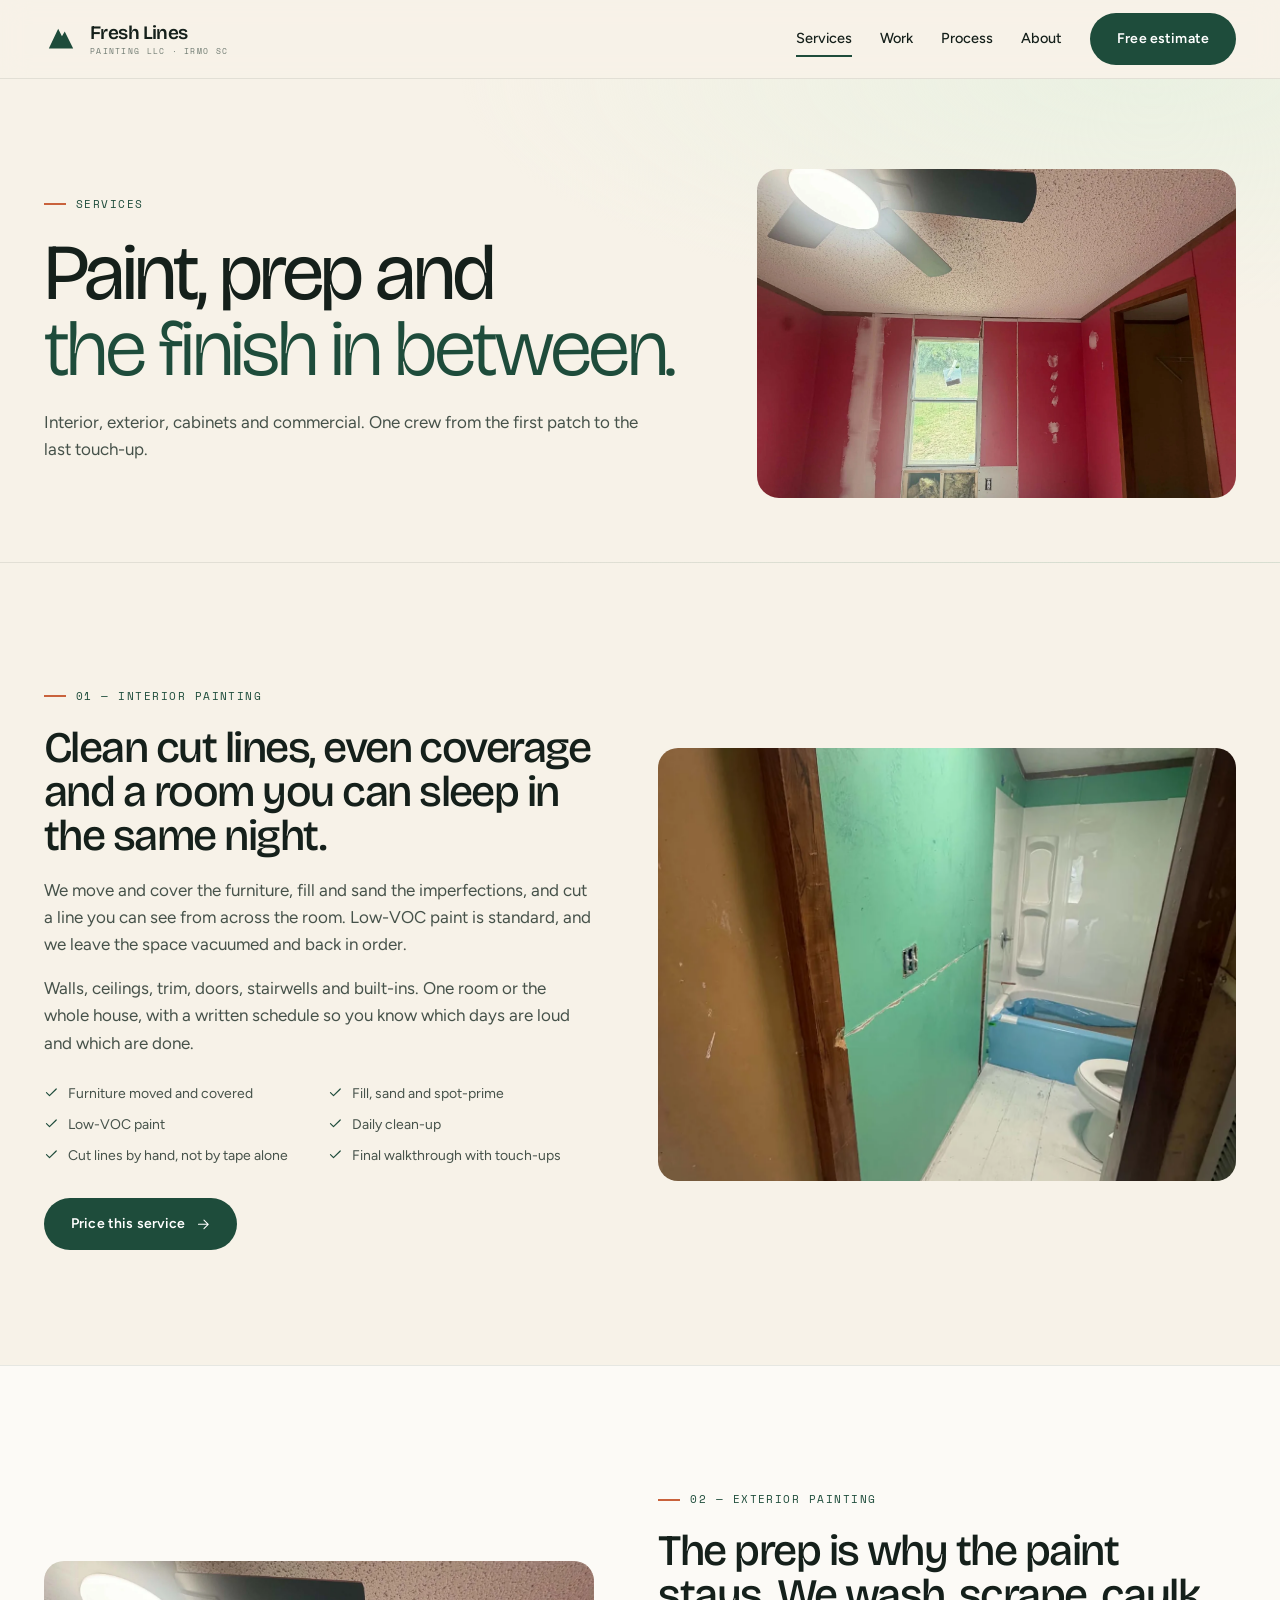
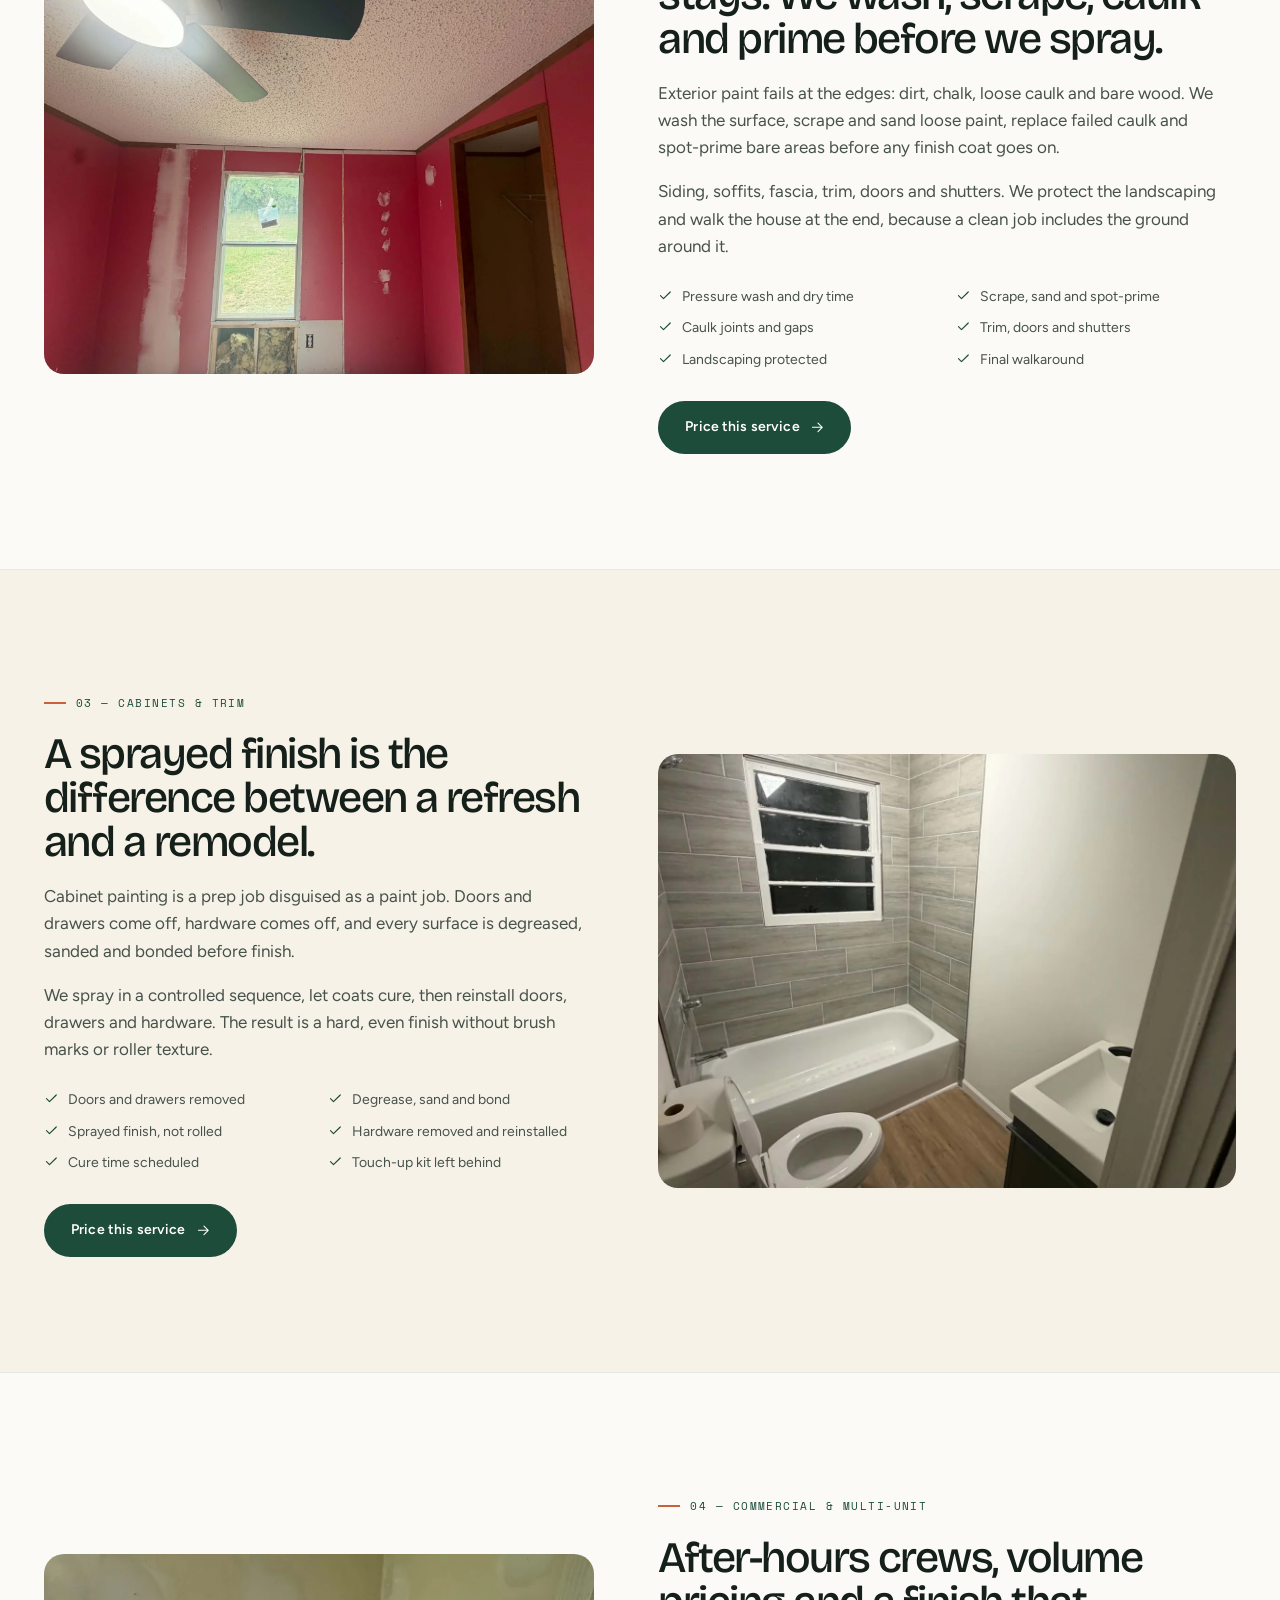
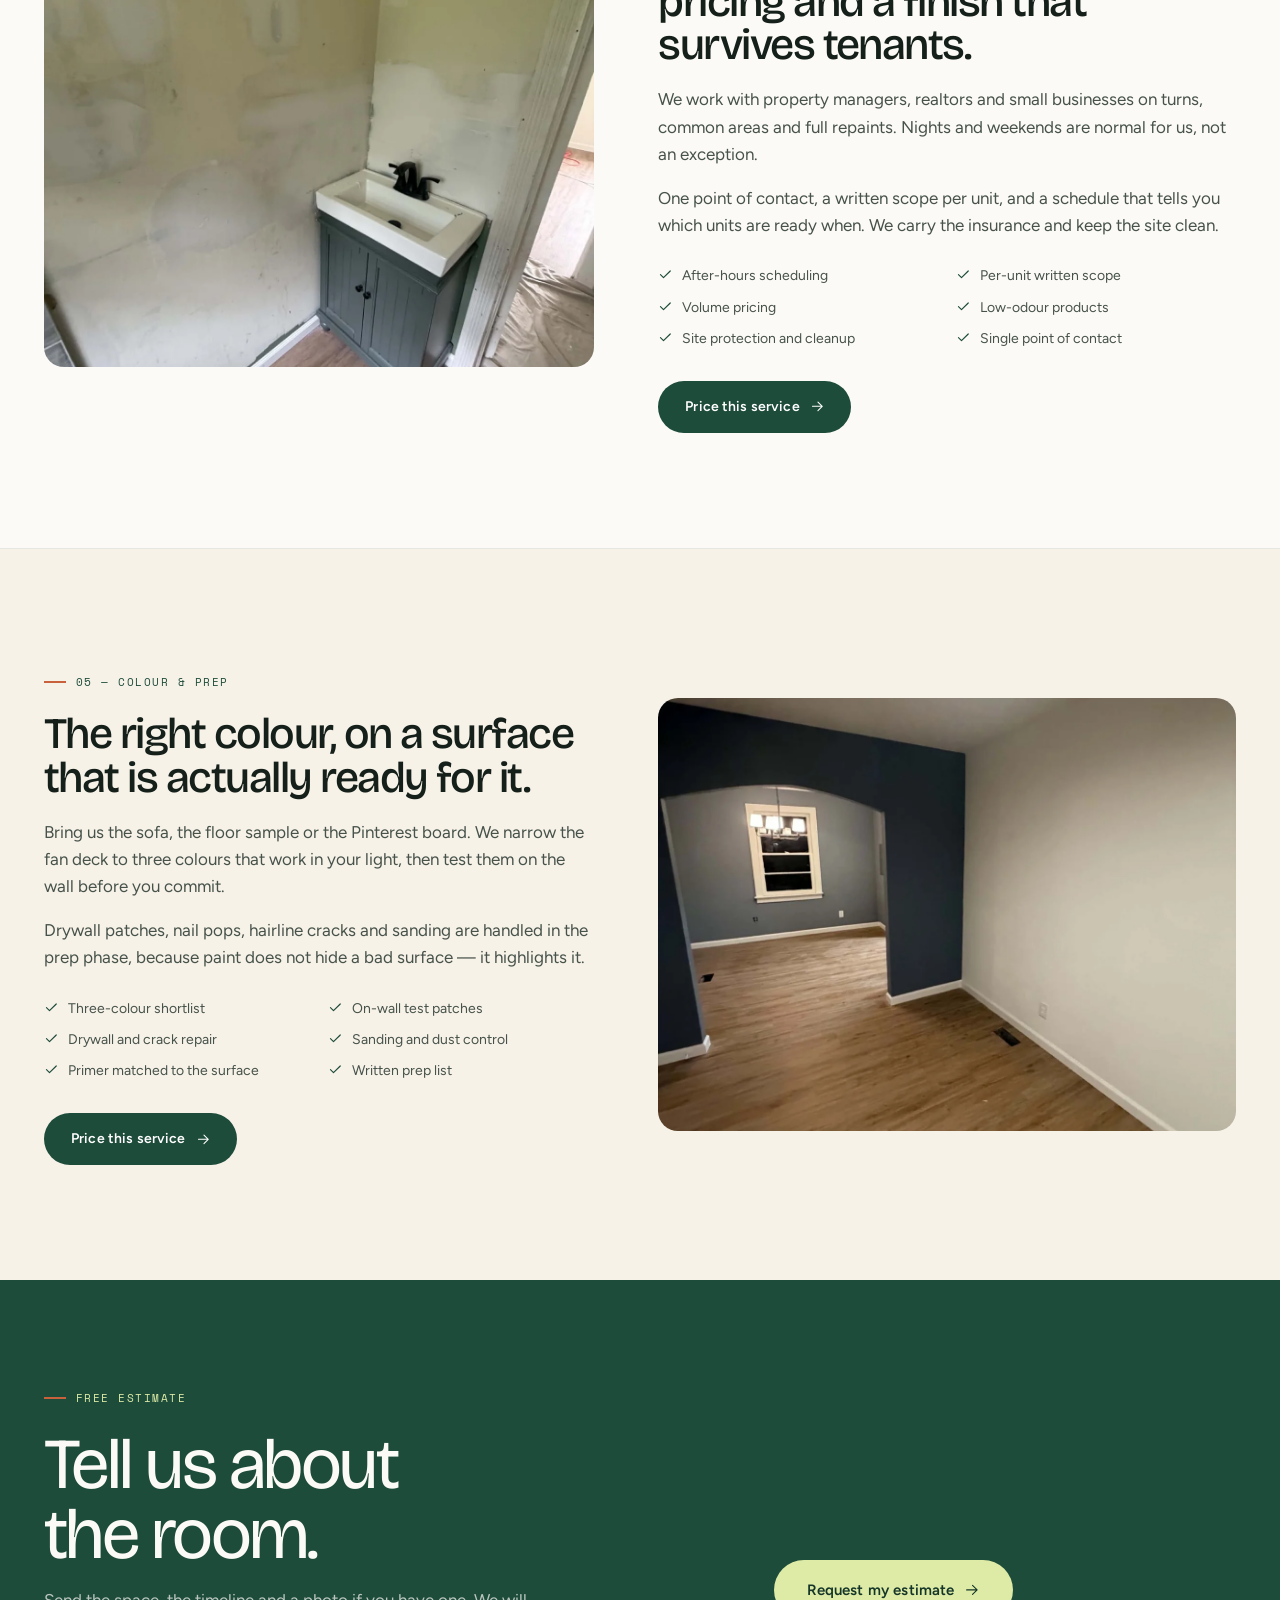
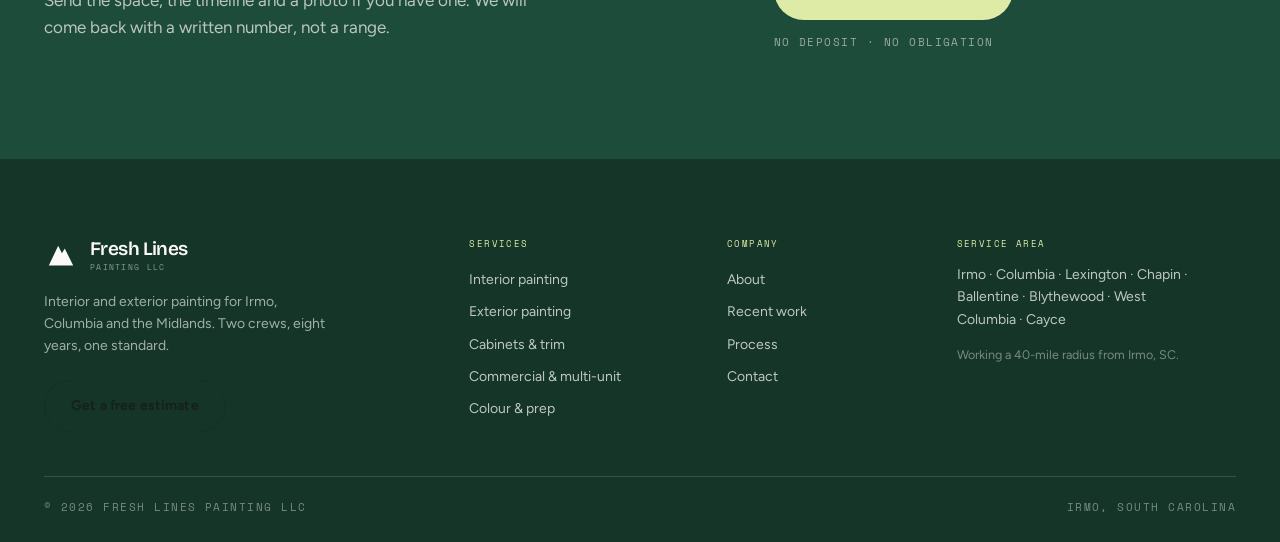
<file: services/index.html>
<!DOCTYPE html>
<html lang="en">
<head>
<meta charset="UTF-8">

<meta name="viewport" content="width=device-width, initial-scale=1.0">
<title>Painting Services in Irmo & Columbia SC | Fresh Lines Painting LLC</title>
<meta name="description" content="Interior and exterior painting, cabinet refinishing, trim and commercial repainting across Irmo, Columbia and the Midlands. Written, fixed quotes.">
<link rel="canonical" href="https://ari-builds.github.io/fresh-lines-painting-site/services/">
<meta property="og:type" content="website">
<meta property="og:title" content="Painting Services in Irmo &amp; Columbia SC | Fresh Lines Painting LLC">
<meta property="og:description" content="Interior and exterior painting, cabinet refinishing, trim and commercial repainting across Irmo, Columbia and the Midlands. Written, fixed quotes.">
<meta property="og:url" content="https://ari-builds.github.io/fresh-lines-painting-site/services/">
<meta property="og:image" content="https://ari-builds.github.io/fresh-lines-painting-site/assets/opt/work-04.webp">
<meta name="theme-color" content="#F7F2E8">
<link rel="icon" href="../assets/opt/work-05.webp" type="image/webp">
<link rel="preconnect" href="https://fonts.googleapis.com">
<link rel="preconnect" href="https://fonts.gstatic.com" crossorigin>
<link href="https://fonts.googleapis.com/css2?family=Bricolage+Grotesque:opsz,wght@12..96,300;12..96,400;12..96,500;12..96,600;12..96,700&family=Figtree:wght@300;400;500;600;700&family=Space+Mono:wght@400;700&display=swap" rel="stylesheet">
<link rel="stylesheet" href="../styles.css">
<script type="application/ld+json">{"@context":"https://schema.org","@graph":[{"@type":"HomeAndConstructionBusiness","@id":"https://ari-builds.github.io/fresh-lines-painting-site/#business","name":"Fresh Lines Painting LLC","description":"Interior and exterior painting, cabinet refinishing and commercial repainting in Irmo, Columbia and the South Carolina Midlands.","url":"https://ari-builds.github.io/fresh-lines-painting-site/","image":"https://ari-builds.github.io/fresh-lines-painting-site/assets/opt/hero.webp","areaServed":["Irmo SC","Columbia SC","Lexington SC","Chapin SC","Ballentine SC","Blythewood SC","West Columbia SC","Cayce SC"],"priceRange":"$$","founder":{"@type":"Person","name":"Kristina Marie"}},{"@type":"BreadcrumbList","itemListElement":[{"@type":"ListItem","position":1,"name":"Home","item":"https://ari-builds.github.io/fresh-lines-painting-site/"},{"@type":"ListItem","position":2,"name":"Services","item":"https://ari-builds.github.io/fresh-lines-painting-site/services/"}]},{"@type":"ItemList","itemListElement":[{"@type":"ListItem","position":1,"name":"Interior painting","url":"https://ari-builds.github.io/fresh-lines-painting-site/services/#interior-painting"},{"@type":"ListItem","position":2,"name":"Exterior painting","url":"https://ari-builds.github.io/fresh-lines-painting-site/services/#exterior-painting"},{"@type":"ListItem","position":3,"name":"Cabinets & trim","url":"https://ari-builds.github.io/fresh-lines-painting-site/services/#cabinets-and-trim"},{"@type":"ListItem","position":4,"name":"Commercial & multi-unit","url":"https://ari-builds.github.io/fresh-lines-painting-site/services/#commercial-painting"},{"@type":"ListItem","position":5,"name":"Colour & prep","url":"https://ari-builds.github.io/fresh-lines-painting-site/services/#color-and-prep"}]}]}</script>
</head>
<body>
<svg width="0" height="0" style="position:absolute" aria-hidden="true" focusable="false"><defs>
<symbol id="i-arrow" viewBox="0 0 24 24"><path d="M4 12h15M13 5l7 7-7 7" fill="none" stroke="currentColor" stroke-width="1.7" stroke-linecap="round" stroke-linejoin="round"/></symbol>
<symbol id="i-check" viewBox="0 0 24 24"><path d="M4 12.5l5 5L20 6.5" fill="none" stroke="currentColor" stroke-width="1.9" stroke-linecap="round" stroke-linejoin="round"/></symbol>
<symbol id="i-plus" viewBox="0 0 24 24"><path d="M12 5v14M5 12h14" fill="none" stroke="currentColor" stroke-width="1.6" stroke-linecap="round"/></symbol>
<symbol id="i-pin" viewBox="0 0 24 24"><path d="M12 21s-6.5-6.2-6.5-11a6.5 6.5 0 0113 0c0 4.8-6.5 11-6.5 11z" fill="none" stroke="currentColor" stroke-width="1.5"/><circle cx="12" cy="10" r="2.2" fill="none" stroke="currentColor" stroke-width="1.5"/></symbol>
<symbol id="i-mail" viewBox="0 0 24 24"><rect x="3" y="5" width="18" height="14" rx="2" fill="none" stroke="currentColor" stroke-width="1.5"/><path d="M3.5 7l8.5 6 8.5-6" fill="none" stroke="currentColor" stroke-width="1.5" stroke-linejoin="round"/></symbol>
<symbol id="i-brush" viewBox="0 0 24 24"><path d="M14 3l7 7-6 6-4-4zM11 12l-6 6 1 3 3 1 6-6" fill="none" stroke="currentColor" stroke-width="1.5" stroke-linejoin="round"/></symbol>
</defs></svg>
<a class="skip" href="#main">Skip to content</a>
<header class="head" id="top">
  <div class="shell head__in">
    <a class="brand" href="../" aria-label="Fresh Lines Painting LLC, home">
      <span class="brand__mark" aria-hidden="true"><svg viewBox="0 0 32 32" aria-hidden="true"><path d="M3 26L13 5l4 8 3-5 9 18z" fill="currentColor"/></svg></span>
      <span class="brand__txt"><span class="brand__name">Fresh Lines</span><span class="brand__sub mono">Painting LLC · Irmo SC</span></span>
    </a>
    <nav class="nav" aria-label="Main">
      <a href="../services/" aria-current="page">Services</a>
      <a href="../work/">Work</a>
      <a href="../process/">Process</a>
      <a href="../about/">About</a>
    </nav>
    <a class="btn btn--solid head__cta" href="../contact/">Free estimate</a>
    <button class="burger" aria-label="Menu" aria-expanded="false" aria-controls="mnav"><span></span><span></span></button>
  </div>
  <div class="mnav" id="mnav" hidden>
    <a href="../services/">Services</a>
    <a href="../work/">Work</a>
    <a href="../process/">Process</a>
    <a href="../about/">About</a>
    <a class="btn btn--solid" href="../contact/">Free estimate</a>
  </div>
</header>
<main id="main">

<section class="phero">
  <div class="shell phero__grid">
    <div>
      <span class="eyebrow mono">Services</span>
      <h1>Paint, prep and<br><em>the finish in between.</em></h1>
      <p>Interior, exterior, cabinets and commercial. One crew from the first patch to the last touch-up.</p>
    </div>
    <figure class="phero__fig"><img src="../assets/opt/work-04.webp" alt="Exterior painting project" width="1600" height="1200" decoding="async"></figure>
  </div>
</section>

<section class="sec  svcsec" id="interior-painting">
  <div class="shell svcsec__grid">
    <div class="svcsec__media">
      <figure><img src="../assets/opt/work-01.webp" alt="Interior painting project in the Midlands" width="1200" height="1600" loading="lazy" decoding="async"></figure>
    </div>
    <div class="svcsec__body">
      <span class="eyebrow mono">01 — Interior painting</span>
      <h2 class="h2">Clean cut lines, even coverage and a room you can sleep in the same night.</h2>
      <p>We move and cover the furniture, fill and sand the imperfections, and cut a line you can see from across the room. Low-VOC paint is standard, and we leave the space vacuumed and back in order.</p>
      <p>Walls, ceilings, trim, doors, stairwells and built-ins. One room or the whole house, with a written schedule so you know which days are loud and which are done.</p>
      <ul class="ticks"><li><svg class="ico" aria-hidden="true"><use href="#i-check"/></svg>Furniture moved and covered</li><li><svg class="ico" aria-hidden="true"><use href="#i-check"/></svg>Fill, sand and spot-prime</li><li><svg class="ico" aria-hidden="true"><use href="#i-check"/></svg>Low-VOC paint</li><li><svg class="ico" aria-hidden="true"><use href="#i-check"/></svg>Daily clean-up</li><li><svg class="ico" aria-hidden="true"><use href="#i-check"/></svg>Cut lines by hand, not by tape alone</li><li><svg class="ico" aria-hidden="true"><use href="#i-check"/></svg>Final walkthrough with touch-ups</li></ul>
      <a class="btn btn--solid" href="../contact/">Price this service <svg class="ico" aria-hidden="true"><use href="#i-arrow"/></svg></a>
    </div>
  </div>
</section>
<section class="sec sec--tint svcsec" id="exterior-painting">
  <div class="shell svcsec__grid">
    <div class="svcsec__media">
      <figure><img src="../assets/opt/work-04.webp" alt="Exterior painting project in South Carolina" width="1600" height="1200" loading="lazy" decoding="async"></figure>
    </div>
    <div class="svcsec__body">
      <span class="eyebrow mono">02 — Exterior painting</span>
      <h2 class="h2">The prep is why the paint stays. We wash, scrape, caulk and prime before we spray.</h2>
      <p>Exterior paint fails at the edges: dirt, chalk, loose caulk and bare wood. We wash the surface, scrape and sand loose paint, replace failed caulk and spot-prime bare areas before any finish coat goes on.</p>
      <p>Siding, soffits, fascia, trim, doors and shutters. We protect the landscaping and walk the house at the end, because a clean job includes the ground around it.</p>
      <ul class="ticks"><li><svg class="ico" aria-hidden="true"><use href="#i-check"/></svg>Pressure wash and dry time</li><li><svg class="ico" aria-hidden="true"><use href="#i-check"/></svg>Scrape, sand and spot-prime</li><li><svg class="ico" aria-hidden="true"><use href="#i-check"/></svg>Caulk joints and gaps</li><li><svg class="ico" aria-hidden="true"><use href="#i-check"/></svg>Trim, doors and shutters</li><li><svg class="ico" aria-hidden="true"><use href="#i-check"/></svg>Landscaping protected</li><li><svg class="ico" aria-hidden="true"><use href="#i-check"/></svg>Final walkaround</li></ul>
      <a class="btn btn--solid" href="../contact/">Price this service <svg class="ico" aria-hidden="true"><use href="#i-arrow"/></svg></a>
    </div>
  </div>
</section>
<section class="sec  svcsec" id="cabinets-and-trim">
  <div class="shell svcsec__grid">
    <div class="svcsec__media">
      <figure><img src="../assets/opt/work-02.webp" alt="Painted cabinetry and trim detail" width="1200" height="1600" loading="lazy" decoding="async"></figure>
    </div>
    <div class="svcsec__body">
      <span class="eyebrow mono">03 — Cabinets & trim</span>
      <h2 class="h2">A sprayed finish is the difference between a refresh and a remodel.</h2>
      <p>Cabinet painting is a prep job disguised as a paint job. Doors and drawers come off, hardware comes off, and every surface is degreased, sanded and bonded before finish.</p>
      <p>We spray in a controlled sequence, let coats cure, then reinstall doors, drawers and hardware. The result is a hard, even finish without brush marks or roller texture.</p>
      <ul class="ticks"><li><svg class="ico" aria-hidden="true"><use href="#i-check"/></svg>Doors and drawers removed</li><li><svg class="ico" aria-hidden="true"><use href="#i-check"/></svg>Degrease, sand and bond</li><li><svg class="ico" aria-hidden="true"><use href="#i-check"/></svg>Sprayed finish, not rolled</li><li><svg class="ico" aria-hidden="true"><use href="#i-check"/></svg>Hardware removed and reinstalled</li><li><svg class="ico" aria-hidden="true"><use href="#i-check"/></svg>Cure time scheduled</li><li><svg class="ico" aria-hidden="true"><use href="#i-check"/></svg>Touch-up kit left behind</li></ul>
      <a class="btn btn--solid" href="../contact/">Price this service <svg class="ico" aria-hidden="true"><use href="#i-arrow"/></svg></a>
    </div>
  </div>
</section>
<section class="sec sec--tint svcsec" id="commercial-painting">
  <div class="shell svcsec__grid">
    <div class="svcsec__media">
      <figure><img src="../assets/opt/work-03.webp" alt="Commercial painting project" width="1200" height="1600" loading="lazy" decoding="async"></figure>
    </div>
    <div class="svcsec__body">
      <span class="eyebrow mono">04 — Commercial & multi-unit</span>
      <h2 class="h2">After-hours crews, volume pricing and a finish that survives tenants.</h2>
      <p>We work with property managers, realtors and small businesses on turns, common areas and full repaints. Nights and weekends are normal for us, not an exception.</p>
      <p>One point of contact, a written scope per unit, and a schedule that tells you which units are ready when. We carry the insurance and keep the site clean.</p>
      <ul class="ticks"><li><svg class="ico" aria-hidden="true"><use href="#i-check"/></svg>After-hours scheduling</li><li><svg class="ico" aria-hidden="true"><use href="#i-check"/></svg>Per-unit written scope</li><li><svg class="ico" aria-hidden="true"><use href="#i-check"/></svg>Volume pricing</li><li><svg class="ico" aria-hidden="true"><use href="#i-check"/></svg>Low-odour products</li><li><svg class="ico" aria-hidden="true"><use href="#i-check"/></svg>Site protection and cleanup</li><li><svg class="ico" aria-hidden="true"><use href="#i-check"/></svg>Single point of contact</li></ul>
      <a class="btn btn--solid" href="../contact/">Price this service <svg class="ico" aria-hidden="true"><use href="#i-arrow"/></svg></a>
    </div>
  </div>
</section>
<section class="sec  svcsec" id="color-and-prep">
  <div class="shell svcsec__grid">
    <div class="svcsec__media">
      <figure><img src="../assets/opt/work-05.webp" alt="Paint colour samples and wall preparation" width="1200" height="1600" loading="lazy" decoding="async"></figure>
    </div>
    <div class="svcsec__body">
      <span class="eyebrow mono">05 — Colour & prep</span>
      <h2 class="h2">The right colour, on a surface that is actually ready for it.</h2>
      <p>Bring us the sofa, the floor sample or the Pinterest board. We narrow the fan deck to three colours that work in your light, then test them on the wall before you commit.</p>
      <p>Drywall patches, nail pops, hairline cracks and sanding are handled in the prep phase, because paint does not hide a bad surface — it highlights it.</p>
      <ul class="ticks"><li><svg class="ico" aria-hidden="true"><use href="#i-check"/></svg>Three-colour shortlist</li><li><svg class="ico" aria-hidden="true"><use href="#i-check"/></svg>On-wall test patches</li><li><svg class="ico" aria-hidden="true"><use href="#i-check"/></svg>Drywall and crack repair</li><li><svg class="ico" aria-hidden="true"><use href="#i-check"/></svg>Sanding and dust control</li><li><svg class="ico" aria-hidden="true"><use href="#i-check"/></svg>Primer matched to the surface</li><li><svg class="ico" aria-hidden="true"><use href="#i-check"/></svg>Written prep list</li></ul>
      <a class="btn btn--solid" href="../contact/">Price this service <svg class="ico" aria-hidden="true"><use href="#i-arrow"/></svg></a>
    </div>
  </div>
</section>

<section class="band">
  <div class="shell band__in">
    <div>
      <span class="eyebrow mono">Free estimate</span>
      <h2>Tell us about<br>the room.</h2>
      <p>Send the space, the timeline and a photo if you have one. We will come back with a written number, not a range.</p>
    </div>
    <div class="band__acts">
      <a class="btn btn--light btn--lg" href="../contact/">Request my estimate <svg class="ico" aria-hidden="true"><use href="#i-arrow"/></svg></a>
      <span class="mono band__note">No deposit · no obligation</span>
    </div>
  </div>
</section>

</main>
<footer class="foot">
  <div class="shell foot__top">
    <div class="foot__brand">
      <a class="brand brand--foot" href="../">
        <span class="brand__mark" aria-hidden="true"><svg viewBox="0 0 32 32" aria-hidden="true"><path d="M3 26L13 5l4 8 3-5 9 18z" fill="currentColor"/></svg></span>
        <span class="brand__txt"><span class="brand__name">Fresh Lines</span><span class="brand__sub mono">Painting LLC</span></span>
      </a>
      <p>Interior and exterior painting for Irmo, Columbia and the Midlands. Two crews, eight years, one standard.</p>
      <a class="btn btn--line" href="../contact/">Get a free estimate</a>
    </div>
    <div class="foot__col">
      <h4 class="mono">Services</h4>
      <a href="../services/#interior-painting">Interior painting</a>
      <a href="../services/#exterior-painting">Exterior painting</a>
      <a href="../services/#cabinets-and-trim">Cabinets & trim</a>
      <a href="../services/#commercial-painting">Commercial & multi-unit</a>
      <a href="../services/#color-and-prep">Colour & prep</a>
    </div>
    <div class="foot__col">
      <h4 class="mono">Company</h4>
      <a href="../about/">About</a>
      <a href="../work/">Recent work</a>
      <a href="../process/">Process</a>
      <a href="../contact/">Contact</a>
    </div>
    <div class="foot__col">
      <h4 class="mono">Service area</h4>
      <p class="foot__area">Irmo · Columbia · Lexington · Chapin · Ballentine · Blythewood · West Columbia · Cayce</p>
      <p class="foot__fine">Working a 40-mile radius from Irmo, SC.</p>
    </div>
  </div>
  <div class="shell foot__bottom">
    <span class="mono">© <span data-year>2026</span> Fresh Lines Painting LLC</span>
    <span class="mono">Irmo, South Carolina</span>
  </div>
</footer>
<script src="../script.js" defer></script>
</body>
</html>
</file>
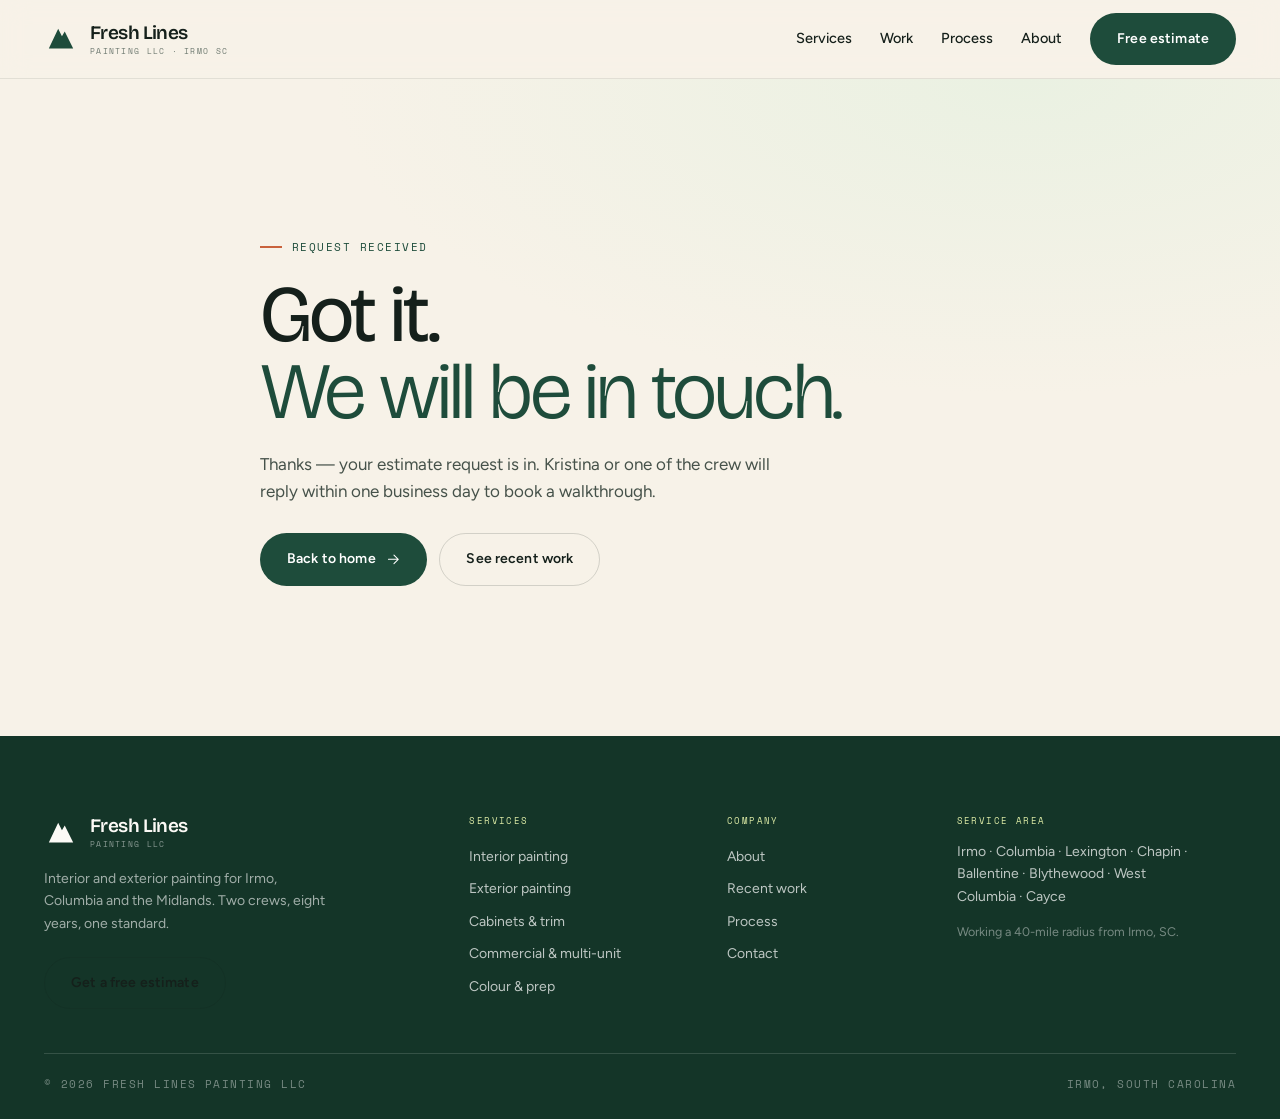
<file: thank-you/index.html>
<!DOCTYPE html>
<html lang="en">
<head>
<meta charset="UTF-8">

<meta name="viewport" content="width=device-width, initial-scale=1.0">
<title>Request received | Fresh Lines Painting LLC</title>
<meta name="description" content="Your painting estimate request has been received. Fresh Lines Painting will reply within one business day.">
<link rel="canonical" href="https://ari-builds.github.io/fresh-lines-painting-site/thank-you/">
<meta property="og:type" content="website">
<meta property="og:title" content="Request received | Fresh Lines Painting LLC">
<meta property="og:description" content="Your painting estimate request has been received. Fresh Lines Painting will reply within one business day.">
<meta property="og:url" content="https://ari-builds.github.io/fresh-lines-painting-site/thank-you/">
<meta property="og:image" content="https://ari-builds.github.io/fresh-lines-painting-site/assets/opt/hero.webp">
<meta name="theme-color" content="#F7F2E8">
<link rel="icon" href="../assets/opt/work-05.webp" type="image/webp">
<link rel="preconnect" href="https://fonts.googleapis.com">
<link rel="preconnect" href="https://fonts.gstatic.com" crossorigin>
<link href="https://fonts.googleapis.com/css2?family=Bricolage+Grotesque:opsz,wght@12..96,300;12..96,400;12..96,500;12..96,600;12..96,700&family=Figtree:wght@300;400;500;600;700&family=Space+Mono:wght@400;700&display=swap" rel="stylesheet">
<link rel="stylesheet" href="../styles.css">
<script type="application/ld+json">{"@context":"https://schema.org","@graph":[{"@type":"HomeAndConstructionBusiness","@id":"https://ari-builds.github.io/fresh-lines-painting-site/#business","name":"Fresh Lines Painting LLC","description":"Interior and exterior painting, cabinet refinishing and commercial repainting in Irmo, Columbia and the South Carolina Midlands.","url":"https://ari-builds.github.io/fresh-lines-painting-site/","image":"https://ari-builds.github.io/fresh-lines-painting-site/assets/opt/hero.webp","areaServed":["Irmo SC","Columbia SC","Lexington SC","Chapin SC","Ballentine SC","Blythewood SC","West Columbia SC","Cayce SC"],"priceRange":"$$","founder":{"@type":"Person","name":"Kristina Marie"}}]}</script>
</head>
<body>
<svg width="0" height="0" style="position:absolute" aria-hidden="true" focusable="false"><defs>
<symbol id="i-arrow" viewBox="0 0 24 24"><path d="M4 12h15M13 5l7 7-7 7" fill="none" stroke="currentColor" stroke-width="1.7" stroke-linecap="round" stroke-linejoin="round"/></symbol>
<symbol id="i-check" viewBox="0 0 24 24"><path d="M4 12.5l5 5L20 6.5" fill="none" stroke="currentColor" stroke-width="1.9" stroke-linecap="round" stroke-linejoin="round"/></symbol>
<symbol id="i-plus" viewBox="0 0 24 24"><path d="M12 5v14M5 12h14" fill="none" stroke="currentColor" stroke-width="1.6" stroke-linecap="round"/></symbol>
<symbol id="i-pin" viewBox="0 0 24 24"><path d="M12 21s-6.5-6.2-6.5-11a6.5 6.5 0 0113 0c0 4.8-6.5 11-6.5 11z" fill="none" stroke="currentColor" stroke-width="1.5"/><circle cx="12" cy="10" r="2.2" fill="none" stroke="currentColor" stroke-width="1.5"/></symbol>
<symbol id="i-mail" viewBox="0 0 24 24"><rect x="3" y="5" width="18" height="14" rx="2" fill="none" stroke="currentColor" stroke-width="1.5"/><path d="M3.5 7l8.5 6 8.5-6" fill="none" stroke="currentColor" stroke-width="1.5" stroke-linejoin="round"/></symbol>
<symbol id="i-brush" viewBox="0 0 24 24"><path d="M14 3l7 7-6 6-4-4zM11 12l-6 6 1 3 3 1 6-6" fill="none" stroke="currentColor" stroke-width="1.5" stroke-linejoin="round"/></symbol>
</defs></svg>
<a class="skip" href="#main">Skip to content</a>
<header class="head" id="top">
  <div class="shell head__in">
    <a class="brand" href="../" aria-label="Fresh Lines Painting LLC, home">
      <span class="brand__mark" aria-hidden="true"><svg viewBox="0 0 32 32" aria-hidden="true"><path d="M3 26L13 5l4 8 3-5 9 18z" fill="currentColor"/></svg></span>
      <span class="brand__txt"><span class="brand__name">Fresh Lines</span><span class="brand__sub mono">Painting LLC · Irmo SC</span></span>
    </a>
    <nav class="nav" aria-label="Main">
      <a href="../services/">Services</a>
      <a href="../work/">Work</a>
      <a href="../process/">Process</a>
      <a href="../about/">About</a>
    </nav>
    <a class="btn btn--solid head__cta" href="../contact/">Free estimate</a>
    <button class="burger" aria-label="Menu" aria-expanded="false" aria-controls="mnav"><span></span><span></span></button>
  </div>
  <div class="mnav" id="mnav" hidden>
    <a href="../services/">Services</a>
    <a href="../work/">Work</a>
    <a href="../process/">Process</a>
    <a href="../about/">About</a>
    <a class="btn btn--solid" href="../contact/">Free estimate</a>
  </div>
</header>
<main id="main">

<section class="thanks">
  <div class="shell thanks__in">
    <span class="eyebrow mono">Request received</span>
    <h1>Got it.<br><em>We will be in touch.</em></h1>
    <p>Thanks — your estimate request is in. Kristina or one of the crew will reply within one business day to book a walkthrough.</p>
    <div class="thanks__acts">
      <a class="btn btn--solid" href="../">Back to home <svg class="ico" aria-hidden="true"><use href="#i-arrow"/></svg></a>
      <a class="btn btn--line" href="../work/">See recent work</a>
    </div>
  </div>
</section>

</main>
<footer class="foot">
  <div class="shell foot__top">
    <div class="foot__brand">
      <a class="brand brand--foot" href="../">
        <span class="brand__mark" aria-hidden="true"><svg viewBox="0 0 32 32" aria-hidden="true"><path d="M3 26L13 5l4 8 3-5 9 18z" fill="currentColor"/></svg></span>
        <span class="brand__txt"><span class="brand__name">Fresh Lines</span><span class="brand__sub mono">Painting LLC</span></span>
      </a>
      <p>Interior and exterior painting for Irmo, Columbia and the Midlands. Two crews, eight years, one standard.</p>
      <a class="btn btn--line" href="../contact/">Get a free estimate</a>
    </div>
    <div class="foot__col">
      <h4 class="mono">Services</h4>
      <a href="../services/#interior-painting">Interior painting</a>
      <a href="../services/#exterior-painting">Exterior painting</a>
      <a href="../services/#cabinets-and-trim">Cabinets & trim</a>
      <a href="../services/#commercial-painting">Commercial & multi-unit</a>
      <a href="../services/#color-and-prep">Colour & prep</a>
    </div>
    <div class="foot__col">
      <h4 class="mono">Company</h4>
      <a href="../about/">About</a>
      <a href="../work/">Recent work</a>
      <a href="../process/">Process</a>
      <a href="../contact/">Contact</a>
    </div>
    <div class="foot__col">
      <h4 class="mono">Service area</h4>
      <p class="foot__area">Irmo · Columbia · Lexington · Chapin · Ballentine · Blythewood · West Columbia · Cayce</p>
      <p class="foot__fine">Working a 40-mile radius from Irmo, SC.</p>
    </div>
  </div>
  <div class="shell foot__bottom">
    <span class="mono">© <span data-year>2026</span> Fresh Lines Painting LLC</span>
    <span class="mono">Irmo, South Carolina</span>
  </div>
</footer>
<script src="../script.js" defer></script>
</body>
</html>
</file>
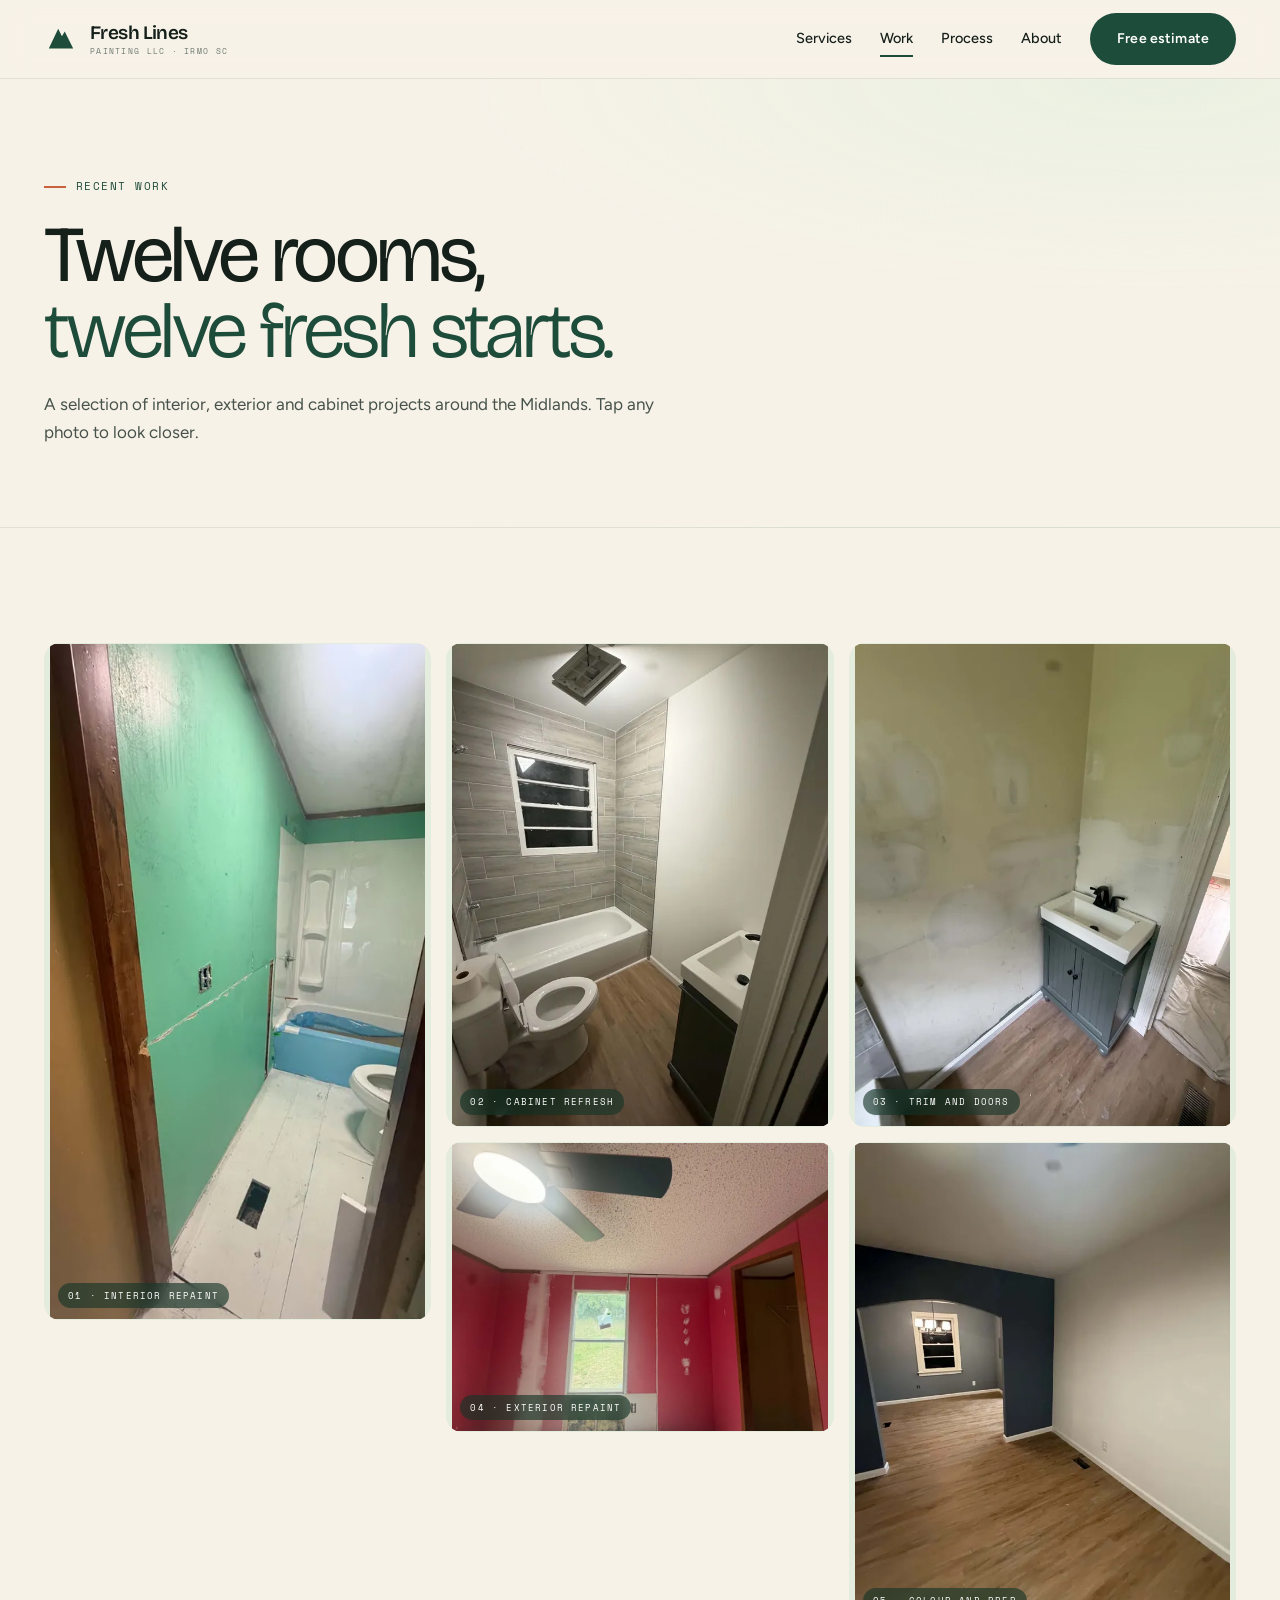
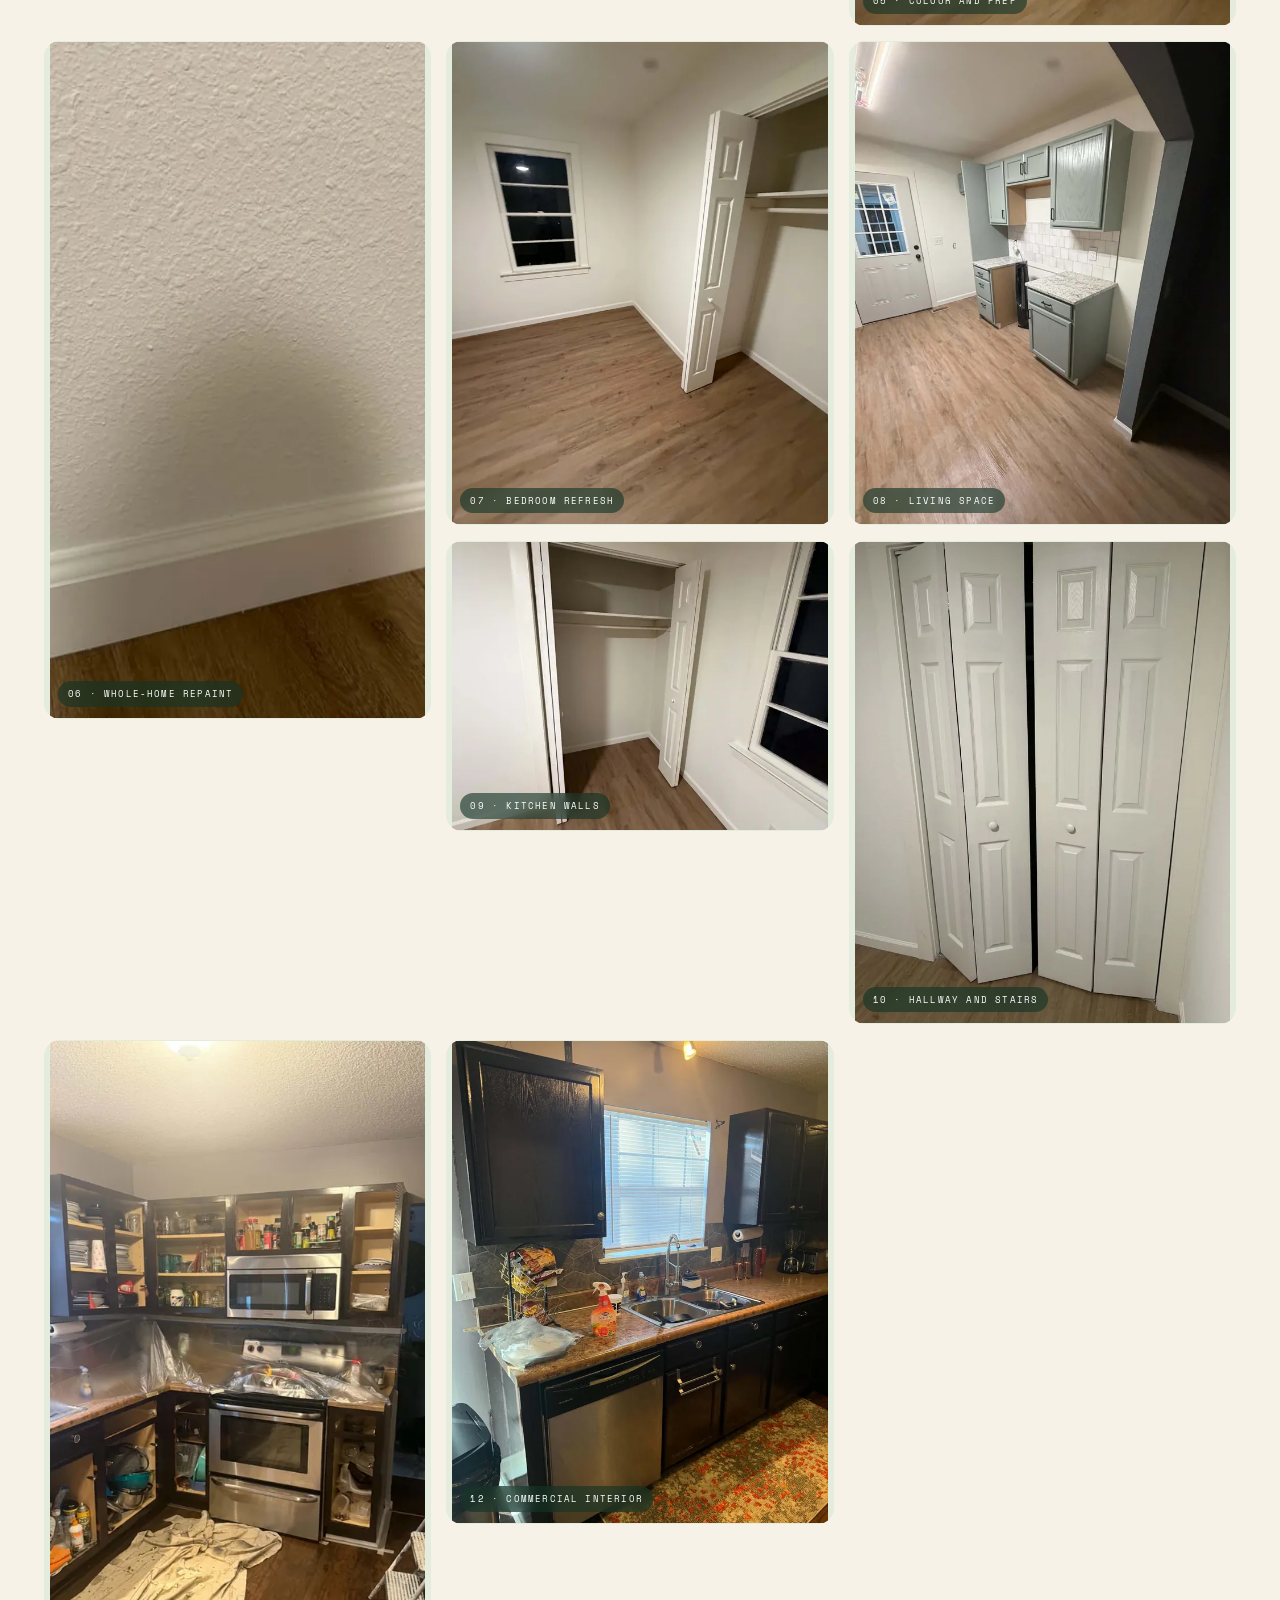
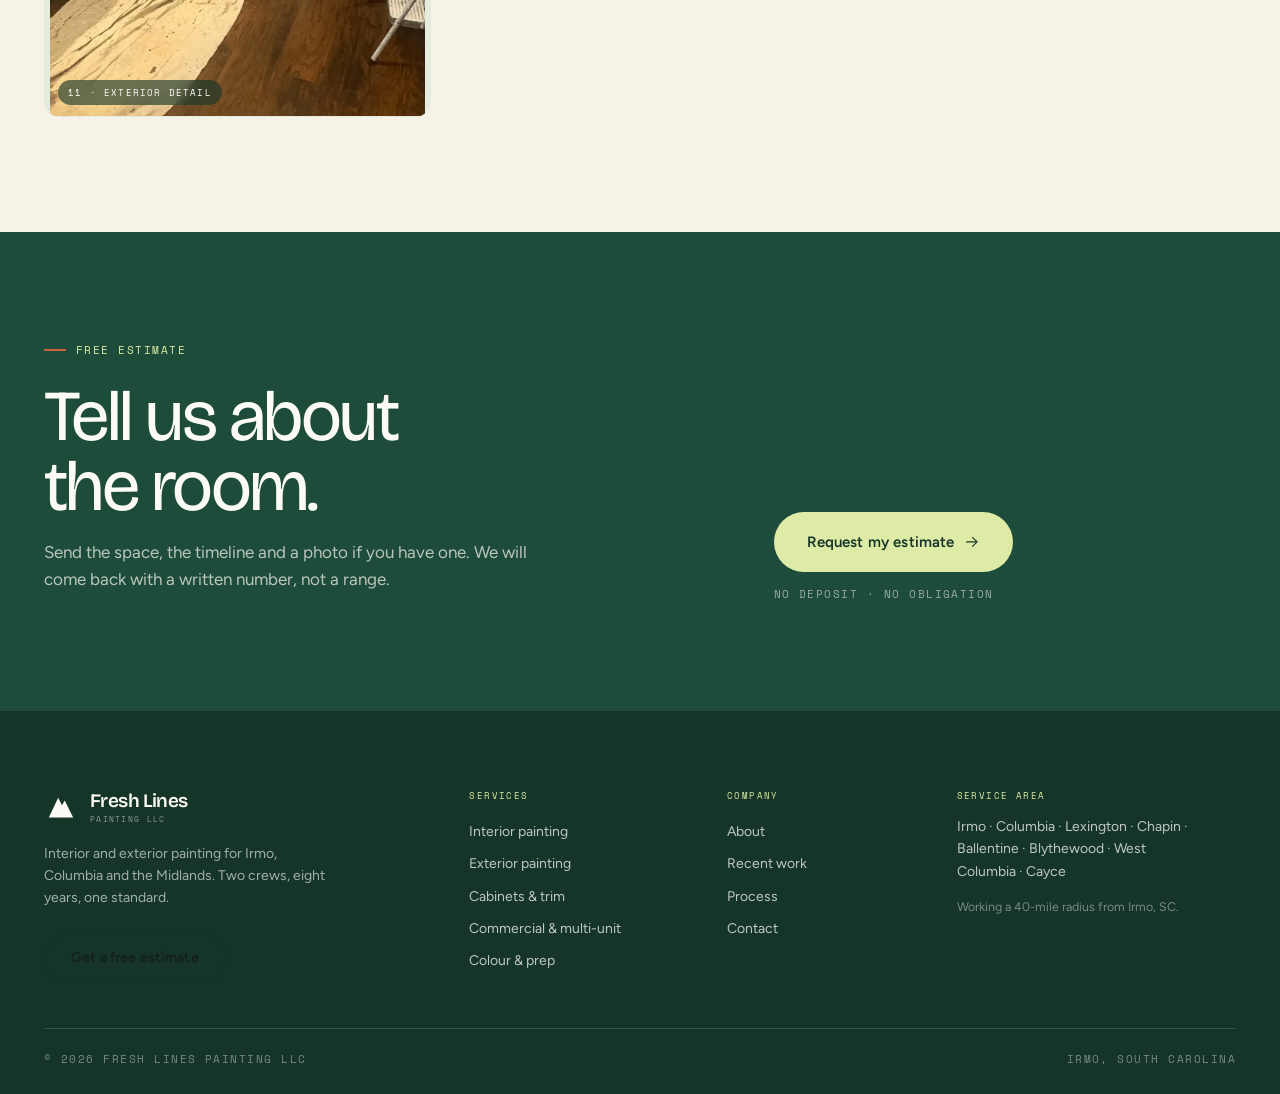
<file: work/index.html>
<!DOCTYPE html>
<html lang="en">
<head>
<meta charset="UTF-8">

<meta name="viewport" content="width=device-width, initial-scale=1.0">
<title>Recent Painting Projects in the Midlands | Fresh Lines Painting LLC</title>
<meta name="description" content="Interior, exterior and cabinet painting projects across Irmo, Columbia, Lexington and the Midlands by Fresh Lines Painting LLC.">
<link rel="canonical" href="https://ari-builds.github.io/fresh-lines-painting-site/work/">
<meta property="og:type" content="website">
<meta property="og:title" content="Recent Painting Projects in the Midlands | Fresh Lines Painting LLC">
<meta property="og:description" content="Interior, exterior and cabinet painting projects across Irmo, Columbia, Lexington and the Midlands by Fresh Lines Painting LLC.">
<meta property="og:url" content="https://ari-builds.github.io/fresh-lines-painting-site/work/">
<meta property="og:image" content="https://ari-builds.github.io/fresh-lines-painting-site/assets/opt/work-06.webp">
<meta name="theme-color" content="#F7F2E8">
<link rel="icon" href="../assets/opt/work-05.webp" type="image/webp">
<link rel="preconnect" href="https://fonts.googleapis.com">
<link rel="preconnect" href="https://fonts.gstatic.com" crossorigin>
<link href="https://fonts.googleapis.com/css2?family=Bricolage+Grotesque:opsz,wght@12..96,300;12..96,400;12..96,500;12..96,600;12..96,700&family=Figtree:wght@300;400;500;600;700&family=Space+Mono:wght@400;700&display=swap" rel="stylesheet">
<link rel="stylesheet" href="../styles.css">
<script type="application/ld+json">{"@context":"https://schema.org","@graph":[{"@type":"HomeAndConstructionBusiness","@id":"https://ari-builds.github.io/fresh-lines-painting-site/#business","name":"Fresh Lines Painting LLC","description":"Interior and exterior painting, cabinet refinishing and commercial repainting in Irmo, Columbia and the South Carolina Midlands.","url":"https://ari-builds.github.io/fresh-lines-painting-site/","image":"https://ari-builds.github.io/fresh-lines-painting-site/assets/opt/hero.webp","areaServed":["Irmo SC","Columbia SC","Lexington SC","Chapin SC","Ballentine SC","Blythewood SC","West Columbia SC","Cayce SC"],"priceRange":"$$","founder":{"@type":"Person","name":"Kristina Marie"}},{"@type":"BreadcrumbList","itemListElement":[{"@type":"ListItem","position":1,"name":"Home","item":"https://ari-builds.github.io/fresh-lines-painting-site/"},{"@type":"ListItem","position":2,"name":"Work","item":"https://ari-builds.github.io/fresh-lines-painting-site/work/"}]}]}</script>
</head>
<body>
<svg width="0" height="0" style="position:absolute" aria-hidden="true" focusable="false"><defs>
<symbol id="i-arrow" viewBox="0 0 24 24"><path d="M4 12h15M13 5l7 7-7 7" fill="none" stroke="currentColor" stroke-width="1.7" stroke-linecap="round" stroke-linejoin="round"/></symbol>
<symbol id="i-check" viewBox="0 0 24 24"><path d="M4 12.5l5 5L20 6.5" fill="none" stroke="currentColor" stroke-width="1.9" stroke-linecap="round" stroke-linejoin="round"/></symbol>
<symbol id="i-plus" viewBox="0 0 24 24"><path d="M12 5v14M5 12h14" fill="none" stroke="currentColor" stroke-width="1.6" stroke-linecap="round"/></symbol>
<symbol id="i-pin" viewBox="0 0 24 24"><path d="M12 21s-6.5-6.2-6.5-11a6.5 6.5 0 0113 0c0 4.8-6.5 11-6.5 11z" fill="none" stroke="currentColor" stroke-width="1.5"/><circle cx="12" cy="10" r="2.2" fill="none" stroke="currentColor" stroke-width="1.5"/></symbol>
<symbol id="i-mail" viewBox="0 0 24 24"><rect x="3" y="5" width="18" height="14" rx="2" fill="none" stroke="currentColor" stroke-width="1.5"/><path d="M3.5 7l8.5 6 8.5-6" fill="none" stroke="currentColor" stroke-width="1.5" stroke-linejoin="round"/></symbol>
<symbol id="i-brush" viewBox="0 0 24 24"><path d="M14 3l7 7-6 6-4-4zM11 12l-6 6 1 3 3 1 6-6" fill="none" stroke="currentColor" stroke-width="1.5" stroke-linejoin="round"/></symbol>
</defs></svg>
<a class="skip" href="#main">Skip to content</a>
<header class="head" id="top">
  <div class="shell head__in">
    <a class="brand" href="../" aria-label="Fresh Lines Painting LLC, home">
      <span class="brand__mark" aria-hidden="true"><svg viewBox="0 0 32 32" aria-hidden="true"><path d="M3 26L13 5l4 8 3-5 9 18z" fill="currentColor"/></svg></span>
      <span class="brand__txt"><span class="brand__name">Fresh Lines</span><span class="brand__sub mono">Painting LLC · Irmo SC</span></span>
    </a>
    <nav class="nav" aria-label="Main">
      <a href="../services/">Services</a>
      <a href="../work/" aria-current="page">Work</a>
      <a href="../process/">Process</a>
      <a href="../about/">About</a>
    </nav>
    <a class="btn btn--solid head__cta" href="../contact/">Free estimate</a>
    <button class="burger" aria-label="Menu" aria-expanded="false" aria-controls="mnav"><span></span><span></span></button>
  </div>
  <div class="mnav" id="mnav" hidden>
    <a href="../services/">Services</a>
    <a href="../work/">Work</a>
    <a href="../process/">Process</a>
    <a href="../about/">About</a>
    <a class="btn btn--solid" href="../contact/">Free estimate</a>
  </div>
</header>
<main id="main">

<section class="phero phero--work">
  <div class="shell">
    <span class="eyebrow mono">Recent work</span>
    <h1>Twelve rooms,<br><em>twelve fresh starts.</em></h1>
    <p>A selection of interior, exterior and cabinet projects around the Midlands. Tap any photo to look closer.</p>
  </div>
</section>

<section class="sec">
  <div class="shell">
    <div class="gal gal--work">
      <button class="gal__item gal__item--btn" data-lightbox="0" data-full="../assets/opt/work-01.webp" data-label="Interior repaint" aria-label="Open Interior repaint">
        <img src="../assets/opt/work-01-880.webp" alt="Interior repaint by Fresh Lines Painting" width="1200" height="1600" loading="lazy" decoding="async">
        <span class="gal__cap mono">01 · Interior repaint</span>
      </button>
      <button class="gal__item gal__item--btn" data-lightbox="1" data-full="../assets/opt/work-02.webp" data-label="Cabinet refresh" aria-label="Open Cabinet refresh">
        <img src="../assets/opt/work-02-880.webp" alt="Cabinet refresh by Fresh Lines Painting" width="1200" height="1600" loading="lazy" decoding="async">
        <span class="gal__cap mono">02 · Cabinet refresh</span>
      </button>
      <button class="gal__item gal__item--btn" data-lightbox="2" data-full="../assets/opt/work-03.webp" data-label="Trim and doors" aria-label="Open Trim and doors">
        <img src="../assets/opt/work-03-880.webp" alt="Trim and doors by Fresh Lines Painting" width="1200" height="1600" loading="lazy" decoding="async">
        <span class="gal__cap mono">03 · Trim and doors</span>
      </button>
      <button class="gal__item gal__item--btn" data-lightbox="3" data-full="../assets/opt/work-04.webp" data-label="Exterior repaint" aria-label="Open Exterior repaint">
        <img src="../assets/opt/work-04-880.webp" alt="Exterior repaint by Fresh Lines Painting" width="1600" height="1200" loading="lazy" decoding="async">
        <span class="gal__cap mono">04 · Exterior repaint</span>
      </button>
      <button class="gal__item gal__item--btn" data-lightbox="4" data-full="../assets/opt/work-05.webp" data-label="Colour and prep" aria-label="Open Colour and prep">
        <img src="../assets/opt/work-05-880.webp" alt="Colour and prep by Fresh Lines Painting" width="1200" height="1600" loading="lazy" decoding="async">
        <span class="gal__cap mono">05 · Colour and prep</span>
      </button>
      <button class="gal__item gal__item--btn" data-lightbox="5" data-full="../assets/opt/work-06.webp" data-label="Whole-home repaint" aria-label="Open Whole-home repaint">
        <img src="../assets/opt/work-06-880.webp" alt="Whole-home repaint by Fresh Lines Painting" width="1600" height="1200" loading="lazy" decoding="async">
        <span class="gal__cap mono">06 · Whole-home repaint</span>
      </button>
      <button class="gal__item gal__item--btn" data-lightbox="6" data-full="../assets/opt/work-07.webp" data-label="Bedroom refresh" aria-label="Open Bedroom refresh">
        <img src="../assets/opt/work-07-880.webp" alt="Bedroom refresh by Fresh Lines Painting" width="1200" height="1600" loading="lazy" decoding="async">
        <span class="gal__cap mono">07 · Bedroom refresh</span>
      </button>
      <button class="gal__item gal__item--btn" data-lightbox="7" data-full="../assets/opt/work-08.webp" data-label="Living space" aria-label="Open Living space">
        <img src="../assets/opt/work-08-880.webp" alt="Living space by Fresh Lines Painting" width="1200" height="1600" loading="lazy" decoding="async">
        <span class="gal__cap mono">08 · Living space</span>
      </button>
      <button class="gal__item gal__item--btn" data-lightbox="8" data-full="../assets/opt/work-09.webp" data-label="Kitchen walls" aria-label="Open Kitchen walls">
        <img src="../assets/opt/work-09-880.webp" alt="Kitchen walls by Fresh Lines Painting" width="1200" height="1600" loading="lazy" decoding="async">
        <span class="gal__cap mono">09 · Kitchen walls</span>
      </button>
      <button class="gal__item gal__item--btn" data-lightbox="9" data-full="../assets/opt/work-10.webp" data-label="Hallway and stairs" aria-label="Open Hallway and stairs">
        <img src="../assets/opt/work-10-880.webp" alt="Hallway and stairs by Fresh Lines Painting" width="1200" height="1600" loading="lazy" decoding="async">
        <span class="gal__cap mono">10 · Hallway and stairs</span>
      </button>
      <button class="gal__item gal__item--btn" data-lightbox="10" data-full="../assets/opt/work-11.webp" data-label="Exterior detail" aria-label="Open Exterior detail">
        <img src="../assets/opt/work-11-880.webp" alt="Exterior detail by Fresh Lines Painting" width="1200" height="1600" loading="lazy" decoding="async">
        <span class="gal__cap mono">11 · Exterior detail</span>
      </button>
      <button class="gal__item gal__item--btn" data-lightbox="11" data-full="../assets/opt/work-12.webp" data-label="Commercial interior" aria-label="Open Commercial interior">
        <img src="../assets/opt/work-12-880.webp" alt="Commercial interior by Fresh Lines Painting" width="1200" height="1600" loading="lazy" decoding="async">
        <span class="gal__cap mono">12 · Commercial interior</span>
      </button>
    </div>
  </div>
</section>

<div class="lightbox" id="lightbox" role="dialog" aria-modal="true" aria-label="Project photo" hidden>
  <button class="lb__close" aria-label="Close">×</button>
  <button class="lb__nav lb__prev" aria-label="Previous">‹</button>
  <img class="lb__img" src="../assets/opt/work-01.webp" alt="">
  <button class="lb__nav lb__next" aria-label="Next">›</button>
  <span class="lb__cap mono"></span>
</div>

<section class="band">
  <div class="shell band__in">
    <div>
      <span class="eyebrow mono">Free estimate</span>
      <h2>Tell us about<br>the room.</h2>
      <p>Send the space, the timeline and a photo if you have one. We will come back with a written number, not a range.</p>
    </div>
    <div class="band__acts">
      <a class="btn btn--light btn--lg" href="../contact/">Request my estimate <svg class="ico" aria-hidden="true"><use href="#i-arrow"/></svg></a>
      <span class="mono band__note">No deposit · no obligation</span>
    </div>
  </div>
</section>

</main>
<footer class="foot">
  <div class="shell foot__top">
    <div class="foot__brand">
      <a class="brand brand--foot" href="../">
        <span class="brand__mark" aria-hidden="true"><svg viewBox="0 0 32 32" aria-hidden="true"><path d="M3 26L13 5l4 8 3-5 9 18z" fill="currentColor"/></svg></span>
        <span class="brand__txt"><span class="brand__name">Fresh Lines</span><span class="brand__sub mono">Painting LLC</span></span>
      </a>
      <p>Interior and exterior painting for Irmo, Columbia and the Midlands. Two crews, eight years, one standard.</p>
      <a class="btn btn--line" href="../contact/">Get a free estimate</a>
    </div>
    <div class="foot__col">
      <h4 class="mono">Services</h4>
      <a href="../services/#interior-painting">Interior painting</a>
      <a href="../services/#exterior-painting">Exterior painting</a>
      <a href="../services/#cabinets-and-trim">Cabinets & trim</a>
      <a href="../services/#commercial-painting">Commercial & multi-unit</a>
      <a href="../services/#color-and-prep">Colour & prep</a>
    </div>
    <div class="foot__col">
      <h4 class="mono">Company</h4>
      <a href="../about/">About</a>
      <a href="../work/">Recent work</a>
      <a href="../process/">Process</a>
      <a href="../contact/">Contact</a>
    </div>
    <div class="foot__col">
      <h4 class="mono">Service area</h4>
      <p class="foot__area">Irmo · Columbia · Lexington · Chapin · Ballentine · Blythewood · West Columbia · Cayce</p>
      <p class="foot__fine">Working a 40-mile radius from Irmo, SC.</p>
    </div>
  </div>
  <div class="shell foot__bottom">
    <span class="mono">© <span data-year>2026</span> Fresh Lines Painting LLC</span>
    <span class="mono">Irmo, South Carolina</span>
  </div>
</footer>
<script src="../script.js" defer></script>
</body>
</html>
</file>
<file: styles.css>
/* Fresh Lines Painting — design system "Fresh Coat" */

:root{
  --bone:#F7F2E8;
  --paper:#FCFAF6;
  --ink:#15201B;
  --ink-2:#46524A;
  --ink-3:#6E7A71;
  --forest:#1E4C3B;
  --forest-d:#143528;
  --sage:#A9C0AD;
  --mint:#E3ECDD;
  --lime:#DDEBA6;
  --clay:#C9623C;
  --line:rgba(21,32,27,.16);
  --line-soft:rgba(21,32,27,.09);
  --f-display:"Bricolage Grotesque",system-ui,sans-serif;
  --f-body:"Figtree",system-ui,sans-serif;
  --f-mono:"Space Mono",ui-monospace,monospace;
  --shell:1240px;
  --pad:clamp(20px,4vw,44px);
  --ease:cubic-bezier(.22,.61,.24,1);
}

*,*::before,*::after{box-sizing:border-box}
html{scroll-behavior:smooth;-webkit-text-size-adjust:100%}
body{margin:0;background:var(--bone);color:var(--ink);font-family:var(--f-body);font-size:17px;line-height:1.6;font-weight:400;overflow-x:hidden}
img{max-width:100%;display:block}
a{color:inherit;text-decoration:none}
button{font:inherit;color:inherit;background:none;border:0;cursor:pointer}
h1,h2,h3,h4{margin:0;font-family:var(--f-display);font-weight:500;letter-spacing:-.035em;line-height:1.02}
p{margin:0 0 1em}
ul,ol{margin:0;padding:0;list-style:none}

.shell{width:min(var(--shell),100% - var(--pad)*2);margin-inline:auto}
.hero__grid>*,.intro__grid>*,.std__grid>*,.area__grid>*,.band__in>*,.phero__grid>*,.svcsec__grid>*,.two>*,.about__grid>*,.contact__grid>*,.foot__top>*{min-width:0}
.mono{font-family:var(--f-mono);font-size:10.5px;letter-spacing:.14em;text-transform:uppercase;font-weight:400}
.ico{width:1.05em;height:1.05em;flex:none}
.skip{position:absolute;left:-9999px;top:0;background:var(--forest);color:#fff;padding:12px 18px;z-index:99}
.skip:focus{left:12px;top:12px}
::selection{background:var(--lime);color:var(--ink)}

/* header */
.head{position:sticky;top:0;z-index:50;background:color-mix(in srgb,var(--bone) 88%,transparent);backdrop-filter:blur(14px);border-bottom:1px solid var(--line-soft)}
.head__in{display:flex;align-items:center;gap:28px;height:78px}
.brand{display:flex;align-items:center;gap:12px;margin-right:auto}
.brand__mark{width:34px;height:34px;display:grid;place-items:center;color:var(--forest)}
.brand__mark svg{width:30px;height:30px}
.brand__txt{display:flex;flex-direction:column;line-height:1.1}
.brand__name{font-family:var(--f-display);font-size:19px;font-weight:600;letter-spacing:-.03em}
.brand__sub{font-size:8px;letter-spacing:.16em;color:var(--ink-3);margin-top:3px}
.nav{display:flex;gap:28px;align-items:center}
.nav a{font-size:14.5px;font-weight:500;position:relative;padding:6px 0}
.nav a::after{content:"";position:absolute;left:0;right:100%;bottom:0;height:2px;background:var(--forest);transition:right .35s var(--ease)}
.nav a:hover::after,.nav a[aria-current]::after{right:0}
.head__cta{padding:12px 20px;font-size:13px}
.burger{display:none;width:44px;height:44px;border:1px solid var(--line);border-radius:50%;position:relative}
.burger span{position:absolute;left:13px;right:13px;height:1.5px;background:var(--ink);transition:.3s var(--ease)}
.burger span:first-child{top:18px}
.burger span:last-child{top:25px}
.burger[aria-expanded="true"] span:first-child{top:21px;transform:rotate(45deg)}
.burger[aria-expanded="true"] span:last-child{top:21px;transform:rotate(-45deg)}
.mnav{display:none}

/* buttons */
.btn{display:inline-flex;align-items:center;justify-content:center;gap:10px;border-radius:999px;border:1px solid transparent;padding:14px 26px;font-family:var(--f-body);font-size:14px;font-weight:600;letter-spacing:.01em;transition:transform .3s var(--ease),background .3s,color .3s,border-color .3s;white-space:nowrap}
.btn:hover{transform:translateY(-2px)}
.btn--solid{background:var(--forest);color:#fff}
.btn--solid:hover{background:var(--forest-d)}
.btn--line{border-color:var(--line);color:var(--ink)}
.btn--line:hover{border-color:var(--ink);background:var(--paper)}
.btn--light{background:var(--lime);color:var(--forest-d)}
.btn--light:hover{background:#fff}
.btn--lg{padding:17px 32px;font-size:15px}
.link{display:inline-flex;align-items:center;gap:9px;font-weight:600;font-size:14.5px;border-bottom:1px solid var(--line);padding-bottom:6px;transition:border-color .3s}
.link:hover{border-color:var(--ink)}
.link .ico{transition:transform .3s var(--ease)}
.link:hover .ico{transform:translateX(4px)}
.link--light{color:var(--paper);border-color:rgba(255,255,255,.3)}

/* type */
.eyebrow{display:inline-flex;align-items:center;gap:10px;color:var(--forest);margin-bottom:22px}
.eyebrow::before{content:"";width:22px;height:2px;background:var(--clay)}
.h2{font-size:clamp(2.2rem,4.6vw,3.9rem);line-height:1.01}
.h2 em,h1 em{font-style:normal;font-weight:300;color:var(--forest)}
.sec{padding:clamp(64px,9vw,120px) 0}
.sec--tint{background:var(--paper);border-block:1px solid var(--line-soft)}
.sec--dark{background:var(--forest-d);color:var(--paper)}
.sec--dark .eyebrow{color:var(--lime)}
.sechead{max-width:760px;margin-bottom:clamp(32px,5vw,56px)}
.sechead__p{color:var(--ink-2);max-width:56ch;margin-top:20px}
.sechead--split{display:grid;grid-template-columns:1.4fr .8fr;gap:40px;max-width:none;align-items:end}
.sechead--split .sechead__p{margin:0 0 6px}

/* hero */
.hero{padding:clamp(28px,4vw,54px) 0 clamp(40px,6vw,80px);background:radial-gradient(120% 90% at 85% 0%,#EAF1E2 0%,transparent 55%)}
.hero__grid{display:grid;grid-template-columns:1.05fr .95fr;gap:clamp(28px,5vw,64px);align-items:center}
.hero h1{font-size:clamp(3.2rem,7.4vw,6.2rem);font-weight:400;line-height:.94;letter-spacing:-.045em}
.hero h1 em{display:inline-block}
.hero__p{max-width:46ch;color:var(--ink-2);font-size:17.5px;margin:26px 0 30px}
.hero__acts{display:flex;gap:12px;flex-wrap:wrap}
.hero__stats{display:flex;gap:clamp(22px,4vw,48px);margin:38px 0 0;padding-top:26px;border-top:1px solid var(--line)}
.hero__stats dt{color:var(--ink-3);margin-bottom:4px}
.hero__stats dd{margin:0;font-family:var(--f-display);font-size:clamp(1.9rem,3vw,2.5rem);font-weight:500;letter-spacing:-.04em;line-height:1}
.hero__stats dd span{font-size:.5em;margin-left:2px;color:var(--ink-3)}
.hero__media{position:relative;align-self:stretch;display:flex;align-items:center;justify-content:center;padding:16px 0}
.arch{margin:0;width:100%;max-width:500px;aspect-ratio:4/5;border-radius:250px 250px 22px 22px;overflow:hidden;background:var(--forest);box-shadow:0 40px 70px -40px rgba(20,53,40,.55)}
.arch img{width:100%;height:100%;object-fit:cover}
.chips{position:absolute;left:0;bottom:14%;display:flex;flex-direction:column;gap:8px;transform:rotate(-6deg)}
.chip{width:34px;height:34px;border-radius:8px;border:1px solid rgba(21,32,27,.12);box-shadow:0 8px 18px -8px rgba(0,0,0,.25)}
.chip--1{background:var(--lime)}
.chip--2{background:var(--clay)}
.chip--3{background:var(--forest)}
.hero__tag{position:absolute;right:-6px;top:8%;writing-mode:vertical-rl;color:var(--ink-3)}

/* strip */
.stripwrap{overflow:hidden;margin:-18px 0;padding:20px 0}
.strip{background:var(--forest);color:var(--lime);overflow:hidden;transform:rotate(-1.2deg);margin:0 -2%;padding:13px 0}
.strip__track{display:flex;gap:26px;width:max-content;animation:marq 34s linear infinite}
.strip__track span{font-family:var(--f-display);font-size:15px;font-weight:500;letter-spacing:.08em;text-transform:uppercase;white-space:nowrap}
.strip__track span:nth-child(even){opacity:.45}
@keyframes marq{to{transform:translateX(-50%)}}

/* intro */
.intro__grid{display:grid;grid-template-columns:.9fr 1.1fr;gap:clamp(28px,6vw,80px)}
.intro__body{max-width:60ch}
.lead{font-size:clamp(1.15rem,1.6vw,1.3rem);line-height:1.55;color:var(--ink)}
.intro__body p{color:var(--ink-2)}
.intro__body .link{margin-top:12px}

/* services */
.svcs .sechead{max-width:680px}
.svc{border-top:1px solid var(--line-soft)}
.svc:last-child{border-bottom:1px solid var(--line-soft)}
.svc__row{display:grid;grid-template-columns:52px 1fr 1.15fr 46px;gap:10px 24px;align-items:center;padding:24px 0;position:relative;transition:padding .35s var(--ease)}
.svc__row:hover{padding-left:12px}
.svc__n{color:var(--clay);align-self:start;padding-top:7px}
.svc__t{font-family:var(--f-display);font-size:clamp(1.35rem,2.3vw,1.9rem);font-weight:500;letter-spacing:-.03em;line-height:1.1}
.svc__d{color:var(--ink-3);font-size:14px;line-height:1.55;max-width:42ch}
.svc__go{width:42px;height:42px;border:1px solid var(--line);border-radius:50%;display:grid;place-items:center;transition:.3s var(--ease);justify-self:end}
.svc__row:hover .svc__go{background:var(--forest);border-color:var(--forest);color:#fff;transform:rotate(-45deg)}
.svc__peek{display:none}
.svcs__foot{display:flex;align-items:center;gap:22px;margin-top:34px}
.svcs__foot .mono{color:var(--ink-3)}
@media(min-width:1080px){
  .svc__row{grid-template-columns:52px 1fr 1.05fr 46px 150px;padding:20px 0}
  .svc__peek{display:block;width:150px;height:84px;border-radius:12px;overflow:hidden;opacity:0;transform:translateY(8px);transition:.4s var(--ease)}
  .svc__peek img{width:100%;height:100%;object-fit:cover}
  .svc__row:hover .svc__peek{opacity:1;transform:none}
}

/* work gallery */
.gal{display:grid;grid-template-columns:repeat(3,1fr);gap:clamp(10px,1.4vw,18px)}
.gal__item{position:relative;display:block;border-radius:16px;overflow:hidden;background:var(--mint);aspect-ratio:4/5}
.gal__item img{width:100%;height:100%;object-fit:cover;transition:transform .9s var(--ease)}
.gal__item:hover img{transform:scale(1.04)}
.gal__cap{position:absolute;left:14px;bottom:12px;color:#fff;background:rgba(20,53,40,.62);padding:6px 10px;border-radius:999px;font-size:8.5px;backdrop-filter:blur(6px)}
.gal--work .gal__item:nth-child(5n+1){grid-row:span 2;aspect-ratio:4/7}
.gal--work .gal__item:nth-child(5n+4){aspect-ratio:4/3}
.gal--work{gap:clamp(10px,1.2vw,16px)}

/* process */
.proc .sechead{max-width:900px}
.steps{display:grid;grid-template-columns:repeat(4,1fr);gap:clamp(18px,3vw,34px);margin:10px 0 36px}
.steps li{border-top:1px solid rgba(255,255,255,.22);padding-top:20px}
.steps .mono{color:var(--lime);display:block;margin-bottom:22px}
.steps h3{font-size:1.3rem;font-weight:500;margin-bottom:9px}
.steps p{color:rgba(252,250,246,.68);font-size:14px;line-height:1.55;margin:0}

/* standard */
.std__grid{display:grid;grid-template-columns:.95fr 1.05fr;gap:clamp(30px,6vw,80px);align-items:start}
.std__copy p{color:var(--ink-2);max-width:44ch;margin:20px 0 28px}
.std__list{display:grid;gap:0;border-top:1px solid var(--line)}
.std__list li{display:flex;gap:16px;padding:20px 0;border-bottom:1px solid var(--line)}
.std__list .ico{width:22px;height:22px;color:var(--forest);margin-top:2px}
.std__list strong{display:block;font-family:var(--f-display);font-weight:500;font-size:1.12rem;letter-spacing:-.02em;margin-bottom:3px}
.std__list span{color:var(--ink-2);font-size:14.5px}

/* area */
.area__grid{display:grid;grid-template-columns:.9fr 1.1fr;gap:clamp(30px,6vw,80px);align-items:center}
.area__grid p{color:var(--ink-2);max-width:46ch}
.area__grid .link{margin-top:14px}
.area__list{display:flex;flex-wrap:wrap;gap:10px}
.area__list li{border:1px solid var(--line);border-radius:999px;padding:10px 18px;font-family:var(--f-display);font-size:1.05rem;font-weight:500;background:var(--paper)}

/* cta band */
.band{background:var(--forest);color:var(--paper);padding:clamp(56px,8vw,100px) 0}
.band__in{display:grid;grid-template-columns:1.2fr .8fr;gap:36px;align-items:end}
.band .eyebrow{color:var(--lime)}
.band h2{font-size:clamp(2.6rem,5.6vw,4.6rem);font-weight:400;line-height:.98}
.band p{color:rgba(252,250,246,.7);max-width:44ch;margin-top:18px}
.band__acts{display:flex;flex-direction:column;align-items:flex-start;gap:14px;padding-bottom:8px}
.band__note{color:rgba(252,250,246,.55)}

/* footer */
.foot{background:var(--forest-d);color:var(--paper);padding:clamp(50px,7vw,80px) 0 26px}
.foot__top{display:grid;grid-template-columns:1.4fr .8fr .7fr 1fr;gap:34px;padding-bottom:44px;border-bottom:1px solid rgba(255,255,255,.14)}
.brand--foot .brand__mark,.brand--foot .brand__name{color:var(--paper)}
.brand--foot .brand__sub{color:rgba(255,255,255,.5)}
.foot__brand p{color:rgba(255,255,255,.6);font-size:14px;max-width:32ch;margin:18px 0 22px}
.foot__col h4{color:var(--lime);font-family:var(--f-mono);font-size:9px;letter-spacing:.16em;margin-bottom:16px;font-weight:400}
.foot__col a{display:block;color:rgba(255,255,255,.72);font-size:14px;padding:5px 0;transition:color .2s}
.foot__col a:hover{color:var(--lime)}
.foot__area{color:rgba(255,255,255,.72);font-size:14px;max-width:26ch}
.foot__fine{color:rgba(255,255,255,.42);font-size:12.5px;margin-top:12px}
.foot__bottom{display:flex;justify-content:space-between;gap:16px;padding-top:22px;color:rgba(255,255,255,.42)}

/* inner hero */
.phero{padding:clamp(48px,7vw,90px) 0 clamp(36px,5vw,64px);border-bottom:1px solid var(--line-soft);background:radial-gradient(90% 80% at 90% 0%,#EAF1E2 0%,transparent 60%)}
.phero h1{font-size:clamp(2.7rem,6.2vw,5.2rem);font-weight:400;line-height:.96;letter-spacing:-.045em;max-width:18ch}
.phero p{max-width:56ch;color:var(--ink-2);margin-top:22px;font-size:17px}
.phero__grid{display:grid;grid-template-columns:1.15fr .85fr;gap:clamp(28px,5vw,64px);align-items:center}
.phero__fig{margin:0;border-radius:22px;overflow:hidden;aspect-ratio:16/11;background:var(--mint)}
.phero__fig img{width:100%;height:100%;object-fit:cover}
.phero__fig--portrait{aspect-ratio:4/5;max-height:520px}
.phero--work,.phero--process,.phero--contact{text-align:left}
.phero--work h1,.phero--process h1,.phero--contact h1{max-width:20ch}

/* service sections */
.svcsec__grid{display:grid;grid-template-columns:1fr 1.05fr;gap:clamp(30px,5vw,72px);align-items:center}
.svcsec:nth-child(even) .svcsec__media{order:2}
.svcsec__media figure{margin:0;border-radius:20px;overflow:hidden;aspect-ratio:4/3;background:var(--mint)}
.svcsec__media img{width:100%;height:100%;object-fit:cover}
.svcsec__body h2{font-size:clamp(1.8rem,3.4vw,2.8rem);margin-bottom:18px;max-width:22ch}
.svcsec__body>p{color:var(--ink-2);max-width:52ch}
.ticks{display:grid;grid-template-columns:1fr 1fr;gap:9px 18px;margin:26px 0 30px}
.ticks li{display:flex;gap:9px;font-size:14px;color:var(--ink-2);align-items:flex-start}
.ticks .ico{color:var(--forest);margin-top:2px}

/* big steps */
.bigsteps li{display:grid;grid-template-columns:90px 1fr;gap:26px;padding:34px 0;border-top:1px solid var(--line)}
.bigsteps li:last-child{border-bottom:1px solid var(--line)}
.bigsteps .mono{color:var(--clay);padding-top:8px}
.bigsteps h2{font-size:clamp(1.6rem,2.6vw,2.2rem);margin-bottom:12px}
.bigsteps p{color:var(--ink-2);max-width:64ch;margin:0}

/* generic two-col */
.two{display:grid;grid-template-columns:1fr 1fr;gap:clamp(30px,6vw,76px);align-items:center}
.two--rev .frame{order:2}
.two p{color:var(--ink-2);max-width:48ch}
.two .btn{margin-top:10px}
.frame{margin:0}
.frame img{width:100%;border-radius:18px;aspect-ratio:4/3;object-fit:cover}
.frame figcaption{margin-top:12px;color:var(--ink-3)}

/* about */
.about__grid{display:grid;grid-template-columns:1.1fr .9fr;gap:clamp(30px,6vw,72px);align-items:start}
.about__lead p{color:var(--ink-2);max-width:56ch}
.about__fig{margin:0;position:sticky;top:100px}
.about__fig img{width:100%;border-radius:200px 200px 20px 20px;aspect-ratio:4/5;object-fit:cover}
.about__fig figcaption{margin-top:12px;color:var(--ink-3)}
.rules{display:grid;grid-template-columns:repeat(3,1fr);gap:clamp(18px,3vw,32px)}
.rules li{border-top:1px solid var(--line);padding-top:18px}
.rules .mono{color:var(--clay);display:block;margin-bottom:26px}
.rules h3{font-size:1.35rem;margin-bottom:10px}
.rules p{color:var(--ink-2);font-size:14.5px;margin:0}

/* contact */
.contact__grid{display:grid;grid-template-columns:1.15fr .85fr;gap:clamp(30px,6vw,72px);align-items:start}
.form{display:grid;gap:18px}
.form__row{display:grid;grid-template-columns:1fr 1fr;gap:16px}
.form label{display:flex;flex-direction:column;gap:8px;font-family:var(--f-mono);font-size:9.5px;letter-spacing:.13em;text-transform:uppercase;color:var(--ink-3)}
.form input,.form select,.form textarea{width:100%;padding:14px 16px;border:1px solid var(--line);border-radius:12px;background:var(--paper);font-family:var(--f-body);font-size:15px;color:var(--ink);transition:border-color .2s,box-shadow .2s}
.form input:focus,.form select:focus,.form textarea:focus{outline:none;border-color:var(--forest);box-shadow:0 0 0 3px rgba(30,76,59,.12)}
.form textarea{resize:vertical;min-height:130px}
.form .btn{justify-self:start;margin-top:4px}
.form__fine{color:var(--ink-3);font-size:8.5px}
.contact__aside{display:grid;gap:14px}
.cbox{background:var(--paper);border:1px solid var(--line-soft);border-radius:16px;padding:26px}
.cbox h3{font-size:1.15rem;margin-bottom:8px}
.cbox p{color:var(--ink-2);font-size:14.5px;margin:0}
.cbox--dark{background:var(--forest);color:var(--paper);border-color:var(--forest)}
.cbox--dark h3{color:#fff}
.cbox--dark p{color:rgba(255,255,255,.7)}
.cbox--dark .mono{color:var(--lime);display:block;margin-top:16px}

/* thanks */
.thanks{padding:clamp(70px,12vw,150px) 0;background:radial-gradient(90% 80% at 80% 0%,#EAF1E2 0%,transparent 60%)}
.thanks__in{max-width:760px}
.thanks h1{font-size:clamp(2.8rem,6.4vw,5rem);font-weight:400;line-height:.96;margin-bottom:20px}
.thanks p{color:var(--ink-2);max-width:50ch}
.thanks__acts{display:flex;gap:12px;flex-wrap:wrap;margin-top:28px}

/* lightbox */
.lightbox{position:fixed;inset:0;z-index:90;background:rgba(12,22,17,.94);display:grid;place-items:center;padding:5vw}
.lightbox[hidden]{display:none}
.lb__img{max-width:min(1100px,92vw);max-height:82vh;width:auto;border-radius:12px}
.lb__close{position:absolute;top:22px;right:28px;color:#fff;font-size:34px;line-height:1;width:48px;height:48px;border:1px solid rgba(255,255,255,.3);border-radius:50%}
.lb__nav{position:absolute;top:50%;transform:translateY(-50%);color:#fff;font-size:40px;width:56px;height:56px;border:1px solid rgba(255,255,255,.25);border-radius:50%}
.lb__prev{left:3vw}
.lb__next{right:3vw}
.lb__cap{position:absolute;bottom:24px;left:0;right:0;text-align:center;color:rgba(255,255,255,.7)}

/* reveal */
.rv{opacity:0;transform:translateY(18px);transition:opacity .8s var(--ease),transform .8s var(--ease)}
.rv.on{opacity:1;transform:none}
@media(prefers-reduced-motion:reduce){
  .rv{opacity:1;transform:none;transition:none}
  .strip__track{animation:none}
  html{scroll-behavior:auto}
}

/* responsive */
@media(max-width:980px){
  .hero__grid,.intro__grid,.std__grid,.area__grid,.band__in,.phero__grid,.svcsec__grid,.two,.about__grid,.contact__grid,.foot__top{grid-template-columns:1fr}
  .hero__media{order:-1;padding:0}
  .arch{max-width:100%;aspect-ratio:16/12;border-radius:22px}
  .chips{display:none}
  .hero__tag{display:none}
  .steps{grid-template-columns:1fr 1fr;gap:24px}
  .rules{grid-template-columns:1fr}
  .about__fig{position:static;max-width:520px}
  .phero__fig{order:-1}
  .svcsec:nth-child(even) .svcsec__media{order:0}
  .two--rev .frame{order:0}
  .foot__top{gap:30px}
  .foot__brand p{max-width:none}
  .sechead--split{grid-template-columns:1fr;gap:18px}
}
@media(max-width:760px){
  .nav,.head__cta{display:none}
  .burger{display:block}
  .mnav{display:block;position:fixed;inset:78px 0 auto;background:var(--bone);border-bottom:1px solid var(--line);padding:20px var(--pad) 26px;z-index:49;box-shadow:0 30px 50px -30px rgba(0,0,0,.3)}
  .mnav[hidden]{display:none}
  .mnav a{display:block;padding:12px 0;font-family:var(--f-display);font-size:1.35rem;border-bottom:1px solid var(--line-soft)}
  .mnav .btn{display:inline-flex;margin-top:16px;border-bottom:0;font-family:var(--f-body);font-size:14px}
  .gal{grid-template-columns:1fr 1fr}
  .gal--work .gal__item:nth-child(5n+1){grid-row:auto;aspect-ratio:4/5}
  .hero h1{font-size:clamp(2.8rem,11.5vw,4rem)}
  .steps{grid-template-columns:1fr}
  .form__row{grid-template-columns:1fr}
  .ticks{grid-template-columns:1fr}
  .bigsteps li{grid-template-columns:1fr;gap:10px}
  .foot__bottom{flex-direction:column;gap:8px}
  .svc__row{grid-template-columns:40px 1fr 40px}
  .svc__d{grid-column:2/-1}
  .svc__go{grid-column:3;grid-row:1}
  .hero__stats{gap:22px}
}
@media(max-width:420px){
  .gal{grid-template-columns:1fr}
  .brand__sub{display:none}
}
</file>
<file: estimate/styles.css>
/* ==========================================================================
   Fresh Lines Painting — written estimate
   "Fresh Coat" · Bricolage Grotesque display · Figtree body · Space Mono
   bone #F7F2E8 · ink #15201B · forest #1E4C3B · clay #C9623C
   ========================================================================== */

:root {
  --bone: #F7F2E8;
  --paper: #FCFAF6;
  --ink: #15201B;
  --ink-2: #46524A;
  --ink-3: #6E7A71;
  --forest: #1E4C3B;
  --forest-d: #143528;
  --sage: #A9C0AD;
  --mint: #E3ECDD;
  --lime: #DDEBA6;
  --clay: #C9623C;
  --line: rgba(21, 32, 27, 0.16);
  --line-soft: rgba(21, 32, 27, 0.09);
  --surface: #F7F2E8;
  --card: #FCFAF6;

  --font: "Figtree", system-ui, -apple-system, "Segoe UI", sans-serif;
  --font-display: "Bricolage Grotesque", "Figtree", sans-serif;
  --font-mono: "Space Mono", ui-monospace, monospace;

  --top: 78px;
  --col: 480px;
}

*,
*::before,
*::after { box-sizing: border-box; }

html {
  -webkit-text-size-adjust: 100%;
  scroll-behavior: smooth;
}

body {
  margin: 0;
  background: var(--bone);
  color: var(--ink);
  font-family: var(--font);
  font-size: 17px;
  line-height: 1.6;
  font-weight: 400;
  -webkit-font-smoothing: antialiased;
  text-rendering: optimizeLegibility;
  overflow-x: hidden;
}

img { max-width: 100%; height: auto; display: block; }
a { color: inherit; text-decoration: none; }
button { font: inherit; color: inherit; background: none; border: 0; cursor: pointer; }
h1, h2, h3, h4 {
  margin: 0;
  font-family: var(--font-display);
  font-weight: 500;
  line-height: 1.02;
  letter-spacing: -0.035em;
}
p { margin: 0; }
ul, ol { margin: 0; padding: 0; list-style: none; }
figure { margin: 0; }
strong { font-weight: 600; }

.mono {
  font-family: var(--font-mono);
  font-size: 10.5px;
  letter-spacing: 0.14em;
  text-transform: uppercase;
  font-weight: 400;
}

.label {
  display: inline-flex;
  align-items: center;
  gap: 10px;
  font-family: var(--font-mono);
  font-size: 10.5px;
  letter-spacing: 0.22em;
  text-transform: uppercase;
  color: var(--forest);
  margin-bottom: 22px;
}
.label::before {
  content: "";
  width: 26px;
  height: 1px;
  background: var(--forest);
  display: inline-block;
}

.ico {
  width: 18px;
  height: 18px;
  flex: 0 0 auto;
  display: inline-block;
  vertical-align: -3px;
}

.skip {
  position: absolute;
  left: -9999px;
  top: 0;
  z-index: 200;
  background: var(--forest);
  color: #fff;
  padding: 12px 18px;
  font-family: var(--font-mono);
  font-size: 12px;
  text-transform: uppercase;
  letter-spacing: 0.14em;
}
.skip:focus { left: 12px; top: 12px; }

/* ---------- header (matches main site) ---------- */

.head {
  position: sticky;
  top: 0;
  z-index: 100;
  background: color-mix(in srgb, var(--bone) 88%, transparent);
  backdrop-filter: blur(14px);
  border-bottom: 1px solid var(--line-soft);
}
.head__in {
  display: flex;
  align-items: center;
  gap: 28px;
  min-height: 78px;
}
.brand {
  display: inline-flex;
  align-items: center;
  gap: 12px;
  flex: 0 0 auto;
}
.brand__mark {
  width: 34px;
  height: 34px;
  display: grid;
  place-items: center;
  color: var(--forest);
}
.brand__mark svg { width: 30px; height: 30px; }
.brand__txt { display: flex; flex-direction: column; line-height: 1; }
.brand__name {
  font-family: var(--font-display);
  font-size: 19px;
  font-weight: 600;
  letter-spacing: -0.03em;
}
.brand__sub {
  font-size: 8px;
  letter-spacing: 0.16em;
  color: var(--ink-3);
  margin-top: 3px;
}
.tel {
  display: inline-flex;
  flex-direction: column;
  align-items: flex-end;
  line-height: 1.1;
  padding-left: 26px;
  border-left: 1px solid var(--line);
  flex: 0 0 auto;
}
.tel .mono { font-size: 9px; color: var(--forest); letter-spacing: 0.2em; }
.tel strong {
  font-family: var(--font-display);
  font-size: 17px;
  font-weight: 600;
  letter-spacing: 0.02em;
  color: var(--ink);
}
.burger {
  display: none;
  width: 44px;
  height: 44px;
  border: 1px solid var(--line);
  border-radius: 50%;
  background: transparent;
  padding: 0;
  place-items: center;
  margin-left: auto;
}
.burger span {
  position: absolute;
  left: 13px;
  right: 13px;
  height: 1.5px;
  background: var(--ink);
  transition: 0.3s var(--ease);
}
.burger span:first-child { top: 18px; }
.burger span:last-child { top: 25px; }
.mnav {
  display: none;
  flex-direction: column;
  gap: 2px;
  padding: 12px clamp(20px, 4vw, 44px) 28px;
  background: var(--paper);
  border-top: 1px solid var(--line);
}
.mnav[hidden] { display: none; }
.mnav.is-open { display: flex; }
.mnav a {
  padding: 15px 0;
  border-bottom: 1px solid var(--line-soft);
  font-family: var(--font-display);
  font-size: 20px;
  font-weight: 500;
  letter-spacing: 0.02em;
}
.mnav a:hover { color: var(--forest); }
.mnav__tel {
  color: var(--forest) !important;
  font-family: var(--font-mono) !important;
  font-size: 14px !important;
  letter-spacing: 0.1em !important;
}
.mnav .btn { margin-top: 20px; align-self: flex-start; }

/* ---------- topbar ---------- */

.topbar {
  position: sticky;
  top: 0;
  z-index: 60;
  height: var(--top);
  display: flex;
  align-items: center;
  justify-content: space-between;
  gap: 16px;
  padding: 0 24px;
  background: rgba(247, 242, 232, 0.82);
  backdrop-filter: blur(14px) saturate(1.4);
  border-bottom: 1px solid var(--line);
}
.brand {
  font-family: var(--font-display);
  font-size: 19px;
  font-weight: 600;
  letter-spacing: -0.02em;
  color: var(--ink);
  text-decoration: none;
  display: flex;
  align-items: center;
  gap: 10px;
}
.brand .brand__mark { width: 32px; height: 32px; }
.brand .brand__mark svg { width: 28px; height: 28px; }
.brand span { color: var(--forest); }

.progress { display: flex; align-items: center; gap: 12px; }

.stepno {
  font-family: var(--font-mono);
  font-size: 11px;
  letter-spacing: 0.07em;
  color: var(--ink-3);
  font-variant-numeric: tabular-nums;
  white-space: nowrap;
}

.bar {
  display: block;
  width: 108px;
  height: 3px;
  border-radius: 999px;
  background: var(--line-soft);
  overflow: hidden;
}
.bar b {
  display: block;
  height: 100%;
  width: 20%;
  border-radius: inherit;
  background: var(--forest);
  transition: width 0.45s cubic-bezier(0.2, 0.8, 0.2, 1);
}

/* ---------- stage ---------- */

.stage {
  display: grid;
  grid-template-columns: minmax(0, 1fr) var(--col);
  align-items: start;
}

/* ---------- preview ---------- */

.preview {
  position: sticky;
  top: var(--top);
  height: calc(100dvh - var(--top));
  display: grid;
  place-items: center;
  padding: 28px;
  background: var(--paper);
  border-right: 1px solid var(--line);
  overflow: hidden;
}

.prev__plate {
  position: relative;
  width: 100%;
  height: 100%;
  max-height: 100%;
  background: var(--card);
  border: 1px solid var(--line);
  overflow: hidden;
  display: grid;
  place-items: center;
}
.prev__plate img {
  width: 100%;
  height: 100%;
  object-fit: contain;
  filter: saturate(1.05);
  transition: filter 0.45s ease;
}

.prev__meta {
  position: absolute;
  left: 18px;
  bottom: 18px;
  display: flex;
  flex-direction: column;
  gap: 2px;
  background: rgba(252, 250, 246, 0.8);
  backdrop-filter: blur(8px);
  padding: 9px 14px;
  border-radius: 999px;
  border: 1px solid rgba(21, 32, 27, 0.12);
}
.prev__name {
  font-family: var(--font-display);
  font-size: 14px;
  font-weight: 600;
  letter-spacing: -0.01em;
  color: var(--ink);
  white-space: nowrap;
}
.prev__unit {
  font-family: var(--font-mono);
  font-size: 10px;
  letter-spacing: 0.14em;
  color: var(--forest);
  white-space: nowrap;
}

/* ---------- panel ---------- */

.panel {
  display: flex;
  flex-direction: column;
  min-height: calc(100dvh - var(--top));
  background: var(--bone);
  position: relative;
}

.panel-scroll {
  flex: 1;
  padding: 40px 36px 20px;
  overflow: visible;
}

.step > h1 {
  margin: 0 0 10px;
  font-size: clamp(26px, 4vw, 34px);
  line-height: 1.14;
  letter-spacing: -0.035em;
  color: var(--ink);
}
.step > p.note {
  margin: 0 0 26px;
  font-size: 14.5px;
  line-height: 1.55;
  color: var(--ink-3);
  max-width: 34ch;
}

/* ---------- option cards ---------- */

.opts { display: grid; gap: 10px; }

.opt {
  display: grid;
  grid-template-columns: 22px 1fr;
  gap: 14px;
  width: 100%;
  text-align: left;
  padding: 16px 18px;
  background: var(--card);
  border: 1px solid var(--line);
  border-radius: 16px;
  transition: border-color 0.16s ease, background 0.16s ease, transform 0.16s cubic-bezier(0.2, 0.8, 0.2, 1);
}
.opt:hover { border-color: var(--line-soft); transform: translateY(-1px); }
.opt[aria-pressed="true"] {
  background: rgba(30, 76, 59, 0.06);
  border-color: var(--forest);
  outline: 1.5px solid var(--forest);
  outline-offset: -1.5px;
}

.dot {
  width: 22px;
  height: 22px;
  border-radius: 6px;
  border: 1.5px solid var(--line-soft);
  background: var(--card);
  position: relative;
  align-self: start;
  margin-top: 4px;
  transition: border-color 0.16s ease;
}
.opt[aria-pressed="true"] .dot { border-color: var(--forest); }
.opt[aria-pressed="true"] .dot::after {
  content: "";
  position: absolute;
  inset: 5px;
  border-radius: 50%;
  background: var(--forest);
}

.opt-main { min-width: 0; display: flex; flex-direction: column; gap: 3px; }
.opt-main b {
  font-size: 15.5px;
  font-weight: 600;
  letter-spacing: -0.008em;
  color: var(--ink);
}
.opt-main small {
  font-size: 12.8px;
  line-height: 1.35;
  color: var(--ink-3);
}

.opt-meta {
  align-self: center;
  font-family: var(--font-mono);
  font-size: 13px;
  font-weight: 500;
  color: var(--forest);
  white-space: nowrap;
  font-variant-numeric: tabular-nums;
}

/* ---------- range step ---------- */

.bigval {
  display: flex;
  align-items: baseline;
  gap: 6px;
  margin: 4px 0 18px;
}
.bigval b {
  font-size: 54px;
  line-height: 1;
  font-weight: 600;
  letter-spacing: -0.035em;
  font-variant-numeric: tabular-nums;
  color: var(--ink);
}
.bigval span { font-size: 17px; color: var(--ink-3); font-weight: 500; }

input[type="range"] {
  -webkit-appearance: none;
  appearance: none;
  width: 100%;
  height: 32px;
  background: transparent;
  margin: 0 0 14px;
}
input[type="range"]::-webkit-slider-runnable-track {
  height: 6px;
  border-radius: 999px;
  background: linear-gradient(to right, var(--forest) 0%, var(--forest) var(--pct, 33%), var(--line-soft) var(--pct, 33%), var(--line-soft) 100%);
}
input[type="range"]::-webkit-slider-thumb {
  -webkit-appearance: none;
  width: 26px;
  height: 26px;
  margin-top: -10px;
  border-radius: 50%;
  background: var(--card);
  border: 2px solid var(--forest);
  box-shadow: 0 1px 5px rgba(21, 32, 27, 0.18);
}
input[type="range"]::-moz-range-track { height: 6px; border-radius: 999px; background: var(--line-soft); }
input[type="range"]::-moz-range-progress { height: 6px; border-radius: 999px; background: var(--forest); }
input[type="range"]::-moz-range-thumb { width: 22px; height: 22px; border-radius: 50%; background: var(--card); border: 2px solid var(--forest); }

.chips { display: flex; flex-wrap: wrap; gap: 7px; }

.chip {
  padding: 8px 14px;
  border-radius: 999px;
  border: 1px solid var(--line-soft);
  background: var(--card);
  font-size: 13px;
  font-weight: 500;
  font-variant-numeric: tabular-nums;
  color: var(--ink-3);
  transition: border-color 0.14s ease, background 0.14s ease, color 0.14s ease;
}
.chip:hover { border-color: var(--forest); color: var(--forest); }
.chip[aria-pressed="true"] { background: var(--forest); border-color: var(--forest); color: var(--paper); }

.chips p { font-size: 12px; color: var(--ink-3); margin-top: 10px; }

/* multi-select tick */
.opt.multi .dot { border-radius: 6px; }
.opt.multi[aria-pressed="true"] .dot { background: var(--forest); border-color: var(--forest); }
.opt.multi[aria-pressed="true"] .dot::after {
  content: "";
  position: absolute;
  inset: 0;
  border-radius: 0;
  background: none;
  border: solid var(--paper);
  border-width: 0 0 2px 2px;
  width: 9px;
  height: 5px;
  transform: rotate(-45deg) translate(1px, -2px);
  margin: auto;
  left: 0; right: 0; bottom: 3px;
}

/* ---------- summary ---------- */

.recap {
  border: 1px solid var(--line);
  border-radius: 22px;
  background: var(--card);
  overflow: hidden;
  margin-bottom: 14px;
}
.rrow {
  display: flex;
  align-items: center;
  gap: 12px;
  padding: 11px 15px;
  font-size: 13.5px;
  border-bottom: 1px solid var(--line);
}
.rrow:last-child { border-bottom: 0; }
.rrow span { color: var(--ink-3); flex: none; }
.rrow b {
  flex: 1;
  min-width: 0;
  text-align: right;
  font-weight: 500;
  color: var(--ink);
  overflow: hidden;
  text-overflow: ellipsis;
  white-space: nowrap;
}
.rrow .edit {
  flex: none;
  font-size: 12px;
  font-weight: 500;
  color: var(--forest);
  padding: 2px 0 2px 8px;
  text-decoration: underline;
  text-underline-offset: 3px;
  text-decoration-color: rgba(30, 76, 59, 0.35);
}

.lines {
  border-radius: 22px;
  background: rgba(30, 76, 59, 0.06);
  padding: 15px 16px;
  margin-bottom: 18px;
}
.line {
  display: flex;
  justify-content: space-between;
  gap: 14px;
  font-size: 13px;
  padding: 4px 0;
  color: var(--ink-2);
}
.line em {
  font-style: normal;
  color: var(--ink-3);
  font-variant-numeric: tabular-nums;
  white-space: nowrap;
}
.linetotal {
  display: flex;
  justify-content: space-between;
  align-items: baseline;
  gap: 14px;
  margin-top: 8px;
  padding-top: 11px;
  border-top: 1px solid rgba(30, 76, 59, 0.16);
  font-size: 13px;
  color: var(--ink-2);
}
.linetotal b {
  font-size: 21px;
  font-weight: 600;
  letter-spacing: -0.02em;
  font-variant-numeric: tabular-nums;
  white-space: nowrap;
  color: var(--ink);
}

/* ---------- fields ---------- */

.fields { display: grid; gap: 10px; margin-bottom: 14px; }

.field { display: block; }
.field > span {
  display: block;
  font-family: var(--font-mono);
  font-size: 10.5px;
  letter-spacing: 0.16em;
  text-transform: uppercase;
  color: var(--ink-3);
  margin-bottom: 5px;
}
.field input {
  width: 100%;
  height: 48px;
  padding: 0 14px;
  border-radius: 0;
  border: 1px solid var(--line-soft);
  background: var(--card);
  color: var(--ink);
  font-family: var(--font);
  font-size: 15px;
  transition: border-color 0.14s ease, background 0.14s ease;
}
.field input::placeholder { color: rgba(21, 32, 27, 0.28); }
.field input:focus {
  outline: none;
  border-color: var(--forest);
  background: var(--paper);
}
.field input[aria-invalid="true"] { border-color: #b0432f; }

.err {
  margin: 0 0 12px;
  font-size: 13px;
  font-weight: 500;
  color: #a03d2a;
  min-height: 0;
}
.err:empty { display: none; }

.fine {
  font-size: 12px;
  line-height: 1.5;
  color: var(--ink-3);
  margin: 0;
}

/* ---------- footer / price band ---------- */

.foot {
  position: sticky;
  bottom: 0;
  z-index: 30;
  padding: 14px 36px 20px;
  background: rgba(247, 242, 232, 0.93);
  backdrop-filter: blur(14px) saturate(1.4);
  border-top: 1px solid var(--line);
}

.price-row {
  display: flex;
  align-items: baseline;
  justify-content: space-between;
  gap: 12px;
}
.price .lbl {
  font-family: var(--font-mono);
  font-size: 11px;
  letter-spacing: 0.08em;
  text-transform: uppercase;
  color: var(--ink-3);
}
.price strong {
  font-size: 29px;
  font-weight: 600;
  letter-spacing: -0.028em;
  font-variant-numeric: tabular-nums;
  line-height: 1;
  white-space: nowrap;
  color: var(--ink);
}
.price p {
  margin: 5px 0 13px;
  font-size: 12.2px;
  line-height: 1.4;
  color: var(--ink-3);
}

.actions { display: grid; grid-template-columns: 96px minmax(0, 1fr); gap: 10px; }
.actions.single { grid-template-columns: minmax(0, 1fr); }

.ghost {
  height: 52px;
  border-radius: 999px;
  border: 1px solid var(--line-soft);
  background: transparent;
  font-size: 14.5px;
  font-weight: 500;
  color: var(--ink-3);
  transition: border-color 0.15s ease, background 0.15s ease, color 0.15s ease;
}
.ghost:hover { border-color: var(--ink); color: var(--ink); background: rgba(252, 250, 246, 0.6); }
.ghost[hidden] { display: none; }

.primary {
  height: 52px;
  border-radius: 999px;
  background: var(--forest);
  color: var(--paper);
  font-family: var(--font-mono);
  font-size: 14px;
  font-weight: 500;
  letter-spacing: 0.08em;
  text-transform: uppercase;
  transition: background 0.15s ease, transform 0.1s ease;
}
.primary:hover { background: var(--forest-d); }
.primary:active { transform: scale(0.995); }
.primary[disabled] { opacity: 0.72; cursor: progress; transform: none; }

/* ---------- success ---------- */

.done { padding: 54px 36px; text-align: center; }
.done .tick {
  width: 54px;
  height: 54px;
  margin: 0 auto 20px;
  border-radius: 50%;
  background: var(--forest);
  color: var(--paper);
  display: grid;
  place-items: center;
}
.done .tick svg { width: 24px; height: 24px; }
.done h1 {
  font-size: clamp(28px, 4vw, 36px);
  font-weight: 600;
  letter-spacing: -0.02em;
  margin: 0 0 8px;
  line-height: 1.15;
}
.done p { color: var(--ink-3); font-size: 14.5px; margin: 0 0 24px; }
.done .ref {
  display: inline-block;
  margin-bottom: 26px;
  padding: 7px 14px;
  border-radius: 999px;
  background: rgba(30, 76, 59, 0.12);
  font-family: var(--font-mono);
  font-size: 12.5px;
  font-weight: 500;
  letter-spacing: 0.05em;
  font-variant-numeric: tabular-nums;
  color: var(--forest);
}
.next-steps {
  text-align: left;
  border: 1px solid var(--line);
  border-radius: 22px;
  background: var(--card);
  padding: 6px 16px;
  margin-bottom: 22px;
}
.next-steps li {
  list-style: none;
  display: flex;
  gap: 11px;
  padding: 12px 0;
  border-bottom: 1px solid var(--line);
  font-size: 13.5px;
  color: var(--ink-2);
  line-height: 1.4;
}
.next-steps li:last-child { border-bottom: 0; }
.next-steps li b { color: var(--ink); font-weight: 600; }
.next-steps li i {
  flex: none;
  width: 21px;
  height: 21px;
  border-radius: 50%;
  background: rgba(30, 76, 59, 0.12);
  color: var(--forest);
  font-size: 11px;
  font-style: normal;
  font-weight: 600;
  display: grid;
  place-items: center;
  margin-top: 1px;
}
.again {
  width: 100%;
  height: 50px;
  border-radius: 999px;
  border: 1px solid var(--line-soft);
  font-size: 14.5px;
  font-weight: 500;
  color: var(--ink-3);
}
.again:hover { background: rgba(252, 250, 246, 0.6); }

/* ---------- motion / small screens ---------- */

@media (prefers-reduced-motion: reduce) {
  *, *::before, *::after {
    animation-duration: 0.001ms !important;
    transition-duration: 0.001ms !important;
  }
}

@media (max-width: 900px) {
  :root { --top: 66px; }

  .topbar { padding: 0 16px; }
  .brand { font-size: 17px; }
  .bar { width: 72px; }

  .stage { display: block; }

  .preview {
    position: sticky;
    top: var(--top);
    z-index: 20;
    height: 38dvh;
    min-height: 200px;
    padding: 10px 12px;
    border-right: 0;
    border-bottom: 1px solid var(--line);
  }
  .prev__plate { min-height: 160px; }
  .prev__meta { left: 12px; bottom: 12px; padding: 7px 12px; }
  .prev__name { font-size: 13px; }

  .panel { min-height: auto; }
  .panel-scroll { padding: 24px 18px 18px; }

  .step > h1 { font-size: 23px; }
  .note { font-size: 14px; margin-bottom: 20px; }

  .bigval b { font-size: 46px; }

  .foot {
    position: fixed;
    left: 0;
    right: 0;
    bottom: 0;
    padding: 11px 16px calc(11px + env(safe-area-inset-bottom));
    border-top: 1px solid var(--line);
    background: rgba(247, 242, 232, 0.95);
  }
  .price strong { font-size: 24px; }
  .price p { margin: 4px 0 10px; font-size: 11.5px; }
}

@media (max-width: 640px) {
  .topbar { height: 66px; }
  .prev__plate { min-height: 140px; }
}
</file>
